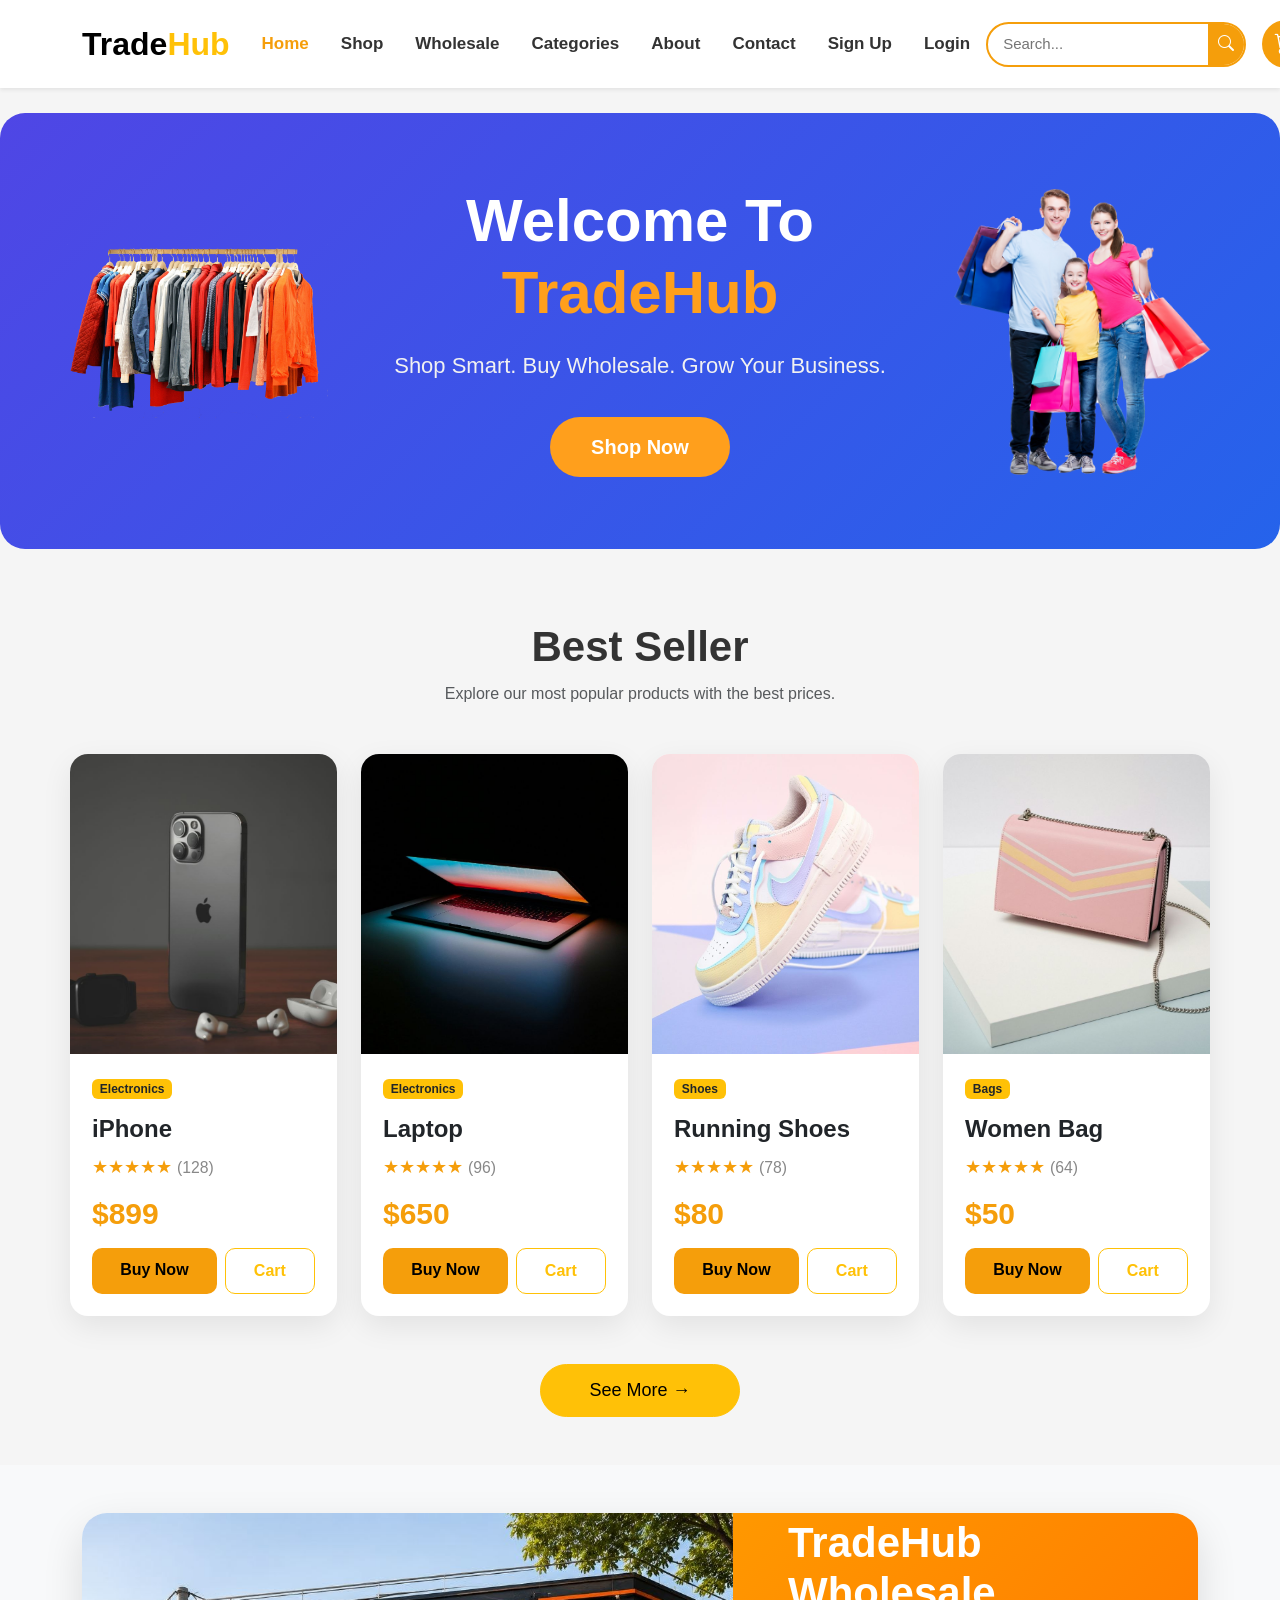
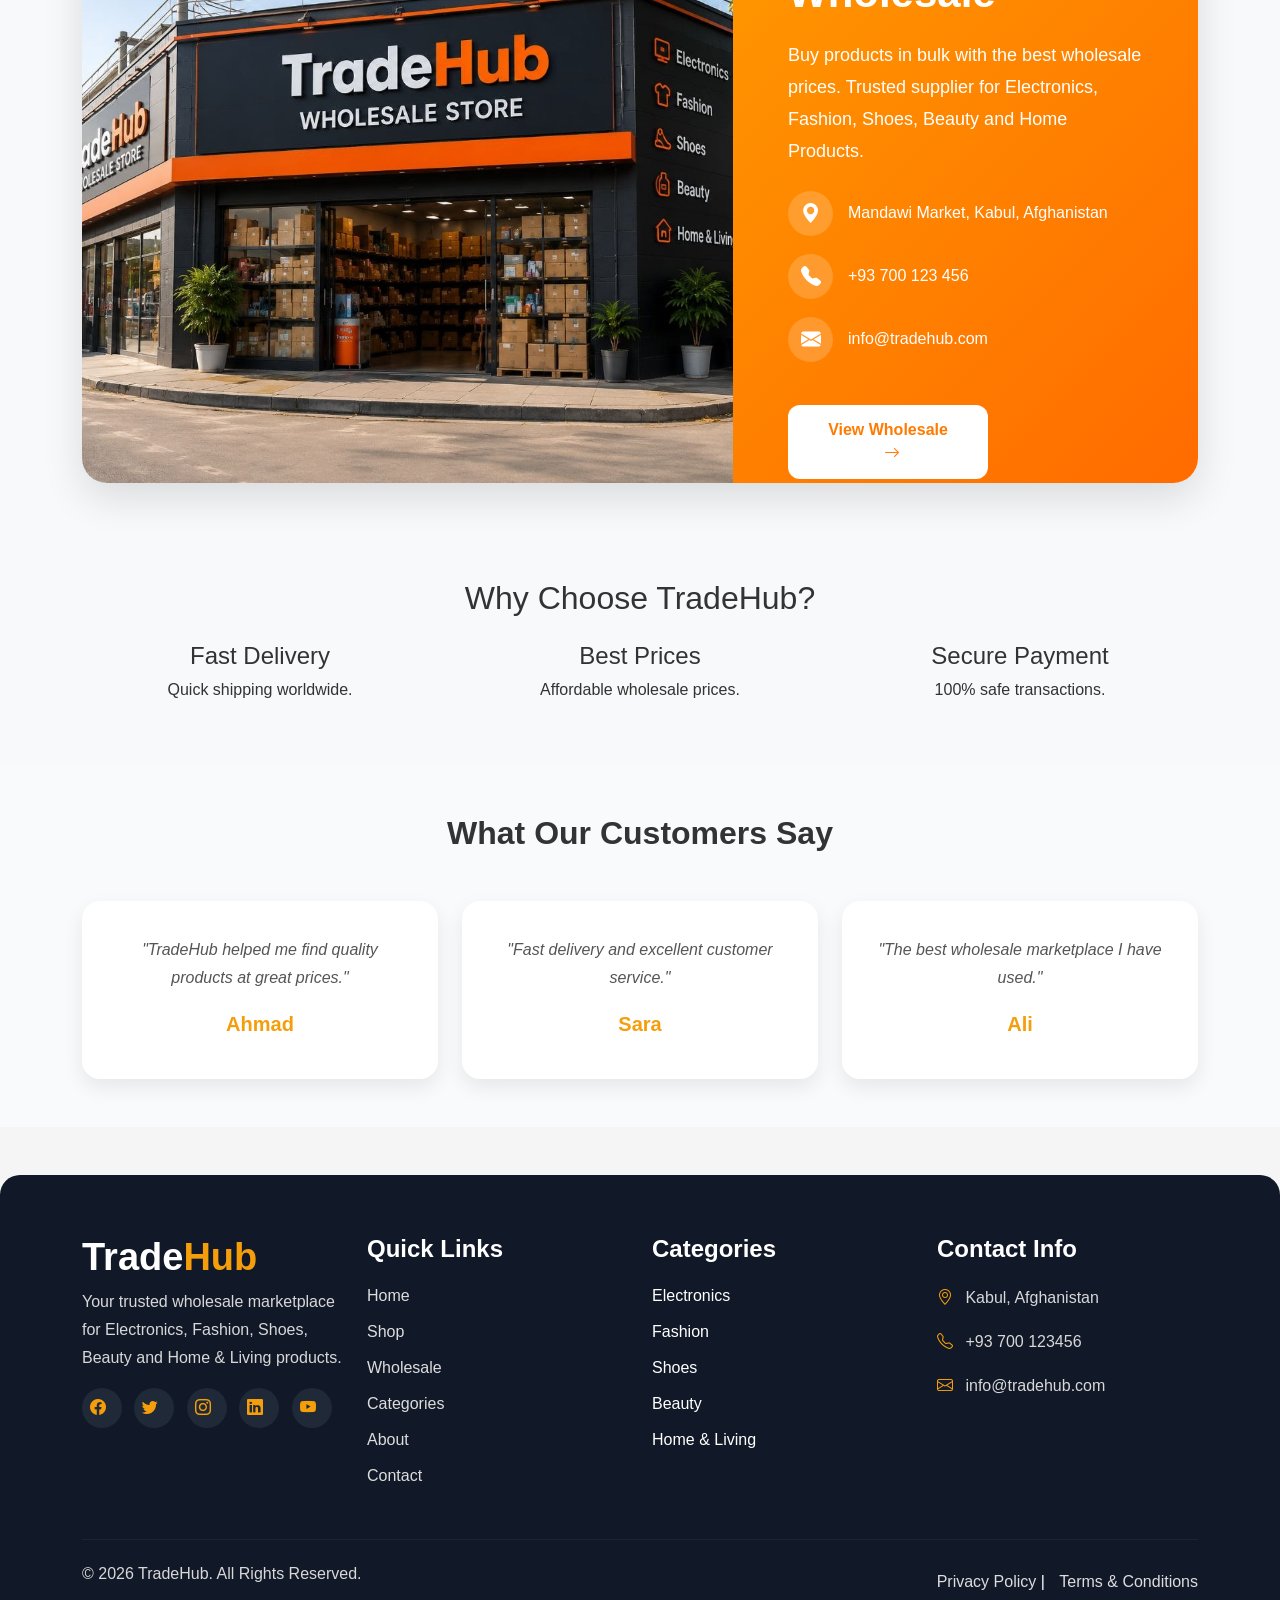
<file: index.html>
<!DOCTYPE html>
<html lang="en">
<head>
    <meta charset="UTF-8">
    <meta name="viewport" content="width=device-width, initial-scale=1.0">
    <title>TradeHub</title>

    <!-- Bootstrap CSS --> 
    <link href="https://cdn.jsdelivr.net/npm/bootstrap@5.3.7/dist/css/bootstrap.min.css" rel="stylesheet">
    <link href="style.css" rel="stylesheet" type="text/css">
	
	<!-- Bootstrap Icons -->
<link rel="stylesheet"
href="https://cdn.jsdelivr.net/npm/bootstrap-icons@1.11.3/font/bootstrap-icons.min.css">
</head>

<body>
<nav class="navbar navbar-expand-lg bg-white shadow-sm sticky-top">

    <div class="container">

        <!-- Logo -->
        <a class="navbar-brand fw-bold fs-2" href="index.html">
            Trade<span class="text-warning">Hub</span>
        </a>

        <!-- Mobile Button -->
        <button class="navbar-toggler"
                type="button"
                data-bs-toggle="collapse"
                data-bs-target="#navbarNav">

            <span class="navbar-toggler-icon"></span>

        </button>

        <!-- Menu -->
        <div class="collapse navbar-collapse" id="navbarNav">

            <ul class="navbar-nav mx-auto">

                <li class="nav-item">
                    <a class="nav-link active" href="index.html">Home</a>
                </li>

                <li class="nav-item">
                    <a class="nav-link" href="shop.html">Shop</a>
                </li>

                <li class="nav-item">
                    <a class="nav-link" href="wholesale.html">Wholesale</a>
                </li>

                <li class="nav-item">
                    <a class="nav-link" href="shop.html">Categories</a>
                </li>

                <li class="nav-item">
                    <a class="nav-link" href="about.html">About</a>
                </li>

                <li class="nav-item">
                    <a class="nav-link" href="contact.html">Contact</a>
                </li>

                <li class="nav-item">
                    <a class="nav-link" href="signup.html">Sign Up</a>
                </li>

                <li class="nav-item">
                    <a class="nav-link" href="login.html">Login</a>
                </li>

            </ul>
 <div class="d-flex align-items-center">

                <div class="search-box">

                    <input type="text" placeholder="Search...">

                    <button type="submit">
                        <i class="bi bi-search"></i>
                    </button>

                </div>

                <a href="#" class="cart-btn position-relative ms-3">
                 <i class="bi bi-cart"></i>
                </a>

            </div>
    </div>
	</div>
</nav>

<section class="home-hero">
    <div class="container">
        <div class="row align-items-center">

            <!-- Left Image -->
            <div class="col-lg-3 text-center">
                <img src="images/pngwing.com (4).png" class="hero-side-img hero-left" alt="Products">
            </div>

            <!-- Center Text -->
            <div class="col-lg-6 text-center hero-content">
                <h1>
                    Welcome To <br>
                    <span>TradeHub</span>
                </h1>

                <p>
                    Shop Smart. Buy Wholesale. Grow Your Business.
                </p>

                <a href="shop.html" class="btn hero-btn">
                    Shop Now
                </a>
            </div>

            <!-- Right Image -->
            <div class="col-lg-3 text-center">
                <img src="images/pngwing.com (8).png" class="hero-side-img hero-right" alt="Family Shopping">
            </div>

        </div>
    </div>
</section>
 <section class="container py-5 best-seller">

    <div class="text-center mb-5">
        <h2 class="seller-title">Best Seller</h2>
        <p class="text-muted">
            Explore our most popular products with the best prices.
        </p>
    </div>

    <div class="row g-4">

        <!-- Product 1 -->
        <div class="col-lg-3 col-md-6">
            <div class="card product-card">
                <img src="images/phone3.jpg" class="card-img-top">

                <div class="card-body">

                    <span class="badge bg-warning text-dark mb-2">
                        Electronics
                    </span>

                    <h4>iPhone</h4>

                    <div class="rating">
                        ★★★★★
                        <small>(128)</small>
                    </div>

                    <h3 class="price">$899</h3>

                    <div class="d-flex gap-2 mt-3">

                        <a href="product.html"
                           class="btn btn-warning flex-fill">
                            Buy Now
                        </a>

                        <a href="cart.html"
                           class="btn btn-outline-warning flex-fill">
                            Cart
                        </a>

                    </div>

                </div>
            </div>
        </div>

        <!-- Product 2 -->
        <div class="col-lg-3 col-md-6">

            <div class="card product-card">

                <img src="images/labtop.jpg" class="card-img-top">

                <div class="card-body">

                    <span class="badge bg-warning text-dark mb-2">
                        Electronics
                    </span>

                    <h4>Laptop</h4>

                    <div class="rating">
                        ★★★★★
                        <small>(96)</small>
                    </div>

                    <h3 class="price">$650</h3>

                    <div class="d-flex gap-2 mt-3">

                        <a href="#" class="btn btn-warning flex-fill">
                            Buy Now
                        </a>

                        <a href="#" class="btn btn-outline-warning flex-fill">
                            Cart
                        </a>

                    </div>

                </div>

            </div>

        </div>

        <!-- Product 3 -->
        <div class="col-lg-3 col-md-6">

            <div class="card product-card">

                <img src="images/shoes3.jpg" class="card-img-top">

                <div class="card-body">

                    <span class="badge bg-warning text-dark mb-2">
                        Shoes
                    </span>

                    <h4>Running Shoes</h4>

                    <div class="rating">
                        ★★★★★
                        <small>(78)</small>
                    </div>

                    <h3 class="price">$80</h3>

                    <div class="d-flex gap-2 mt-3">

                        <a href="#" class="btn btn-warning flex-fill">
                            Buy Now
                        </a>

                        <a href="#" class="btn btn-outline-warning flex-fill">
                            Cart
                        </a>

                    </div>

                </div>

            </div>

        </div>

        <!-- Product 4 -->
        <div class="col-lg-3 col-md-6">

            <div class="card product-card">

                <img src="images/bags5.jpg" class="card-img-top">

                <div class="card-body">

                    <span class="badge bg-warning text-dark mb-2">
                        Bags
                    </span>

                    <h4>Women Bag</h4>

                    <div class="rating">
                        ★★★★★
                        <small>(64)</small>
                    </div>

                    <h3 class="price">$50</h3>

                    <div class="d-flex gap-2 mt-3">
                    <a href="#" class="btn btn-warning flex-fill">
                            Buy Now
                        </a>

                        <a href="#" class="btn btn-outline-warning flex-fill">
                            Cart
                        </a>

                    </div>

                </div>

            </div>

        </div>

    </div>

    <div class="text-center mt-5">

        <a href="shop.html"
           class="btn btn-warning btn-lg px-5">
            See More →
        </a>

    </div>

</section>
<section class="wholesale-section py-5">

<div class="container">

<div class="wholesale-card">

<div class="row g-0">

<!-- Left Image -->

<div class="col-lg-7">

<div class="wholesale-image">

<img src="images/background3.jpg" class="img-fluid" alt="Wholesale">

</div>

</div>

<!-- Right Content -->

<div class="col-lg-5">

<div class="wholesale-content">

<h2>TradeHub Wholesale</h2>

<p class="mb-4">

Buy products in bulk with the best wholesale prices.
Trusted supplier for Electronics, Fashion, Shoes,
Beauty and Home Products.

</p>

<div class="info">

<div class="info-item">

<i class="bi bi-geo-alt-fill"></i>

<span>Mandawi Market, Kabul, Afghanistan</span>

</div>

<div class="info-item">

<i class="bi bi-telephone-fill"></i>

<span>+93 700 123 456</span>

</div>

<div class="info-item">

<i class="bi bi-envelope-fill"></i>

<span>info@tradehub.com</span>

</div>

</div>

<a href="wholesale.html" class="btn wholesale-btn">

View Wholesale

<i class="bi bi-arrow-right ms-2"></i>

</a>

</div>

</div>

</div>

</div>

</div>

</section>
<section class="bg-light py-5">
    <div class="container text-center">

        <h2>Why Choose TradeHub?</h2>

        <div class="row mt-4">

            <div class="col-md-4">
                <h4>Fast Delivery</h4>
                <p>Quick shipping worldwide.</p>
            </div>

            <div class="col-md-4">
                <h4>Best Prices</h4>
                <p>Affordable wholesale prices.</p>
            </div>

            <div class="col-md-4">
                <h4>Secure Payment</h4>
                <p>100% safe transactions.</p>
            </div>

        </div>
    </div>
</section>
	<!-- Testimonials Section -->
<section class="testimonials py-5">
    <div class="container">

        <h2 class="text-center mb-5">What Our Customers Say</h2>

        <div class="row g-4">

            <div class="col-md-4">
                <div class="testimonial-card">
                    <p>
                        "TradeHub helped me find quality products
                        at great prices."
                    </p>
                    <h5>Ahmad</h5>
                </div>
            </div>

            <div class="col-md-4">
                <div class="testimonial-card">
                    <p>
                        "Fast delivery and excellent customer service."
                    </p>
                    <h5>Sara</h5>
                </div>
            </div>

            <div class="col-md-4">
                <div class="testimonial-card">
                    <p>
                        "The best wholesale marketplace I have used."
                    </p>
                    <h5>Ali</h5>
                </div>
            </div>

        </div>

    </div>
</section>
<!-- ================= Footer ================= -->

<footer class="footer mt-5">

<div class="container">

<div class="row gy-4">

<!-- Logo -->

<div class="col-lg-3">

<h2 class="logo">
Trade<span>Hub</span>
</h2>

<p>
Your trusted wholesale marketplace for Electronics,
Fashion, Shoes, Beauty and Home &amp; Living products.
</p>

<div class="social">

<a href="#"><i class="bi bi-facebook"></i></a>

<a href="#"><i class="bi bi-twitter"></i></a>

<a href="#"><i class="bi bi-instagram"></i></a>

<a href="#"><i class="bi bi-linkedin"></i></a>

<a href="#"><i class="bi bi-youtube"></i></a>

</div>

</div>

<!-- Links -->

<div class="col-lg-3">

<h4>Quick Links</h4>

<ul>

<li><a href="# active">Home</a></li>

<li><a href="#">Shop</a></li>

<li><a href="#">Wholesale</a></li>

<li><a href="#">Categories</a></li>

<li><a href="#">About</a></li>

<li><a href="#">Contact</a></li>

</ul>

</div>

<!-- Categories -->

<div class="col-lg-3">

<h4>Categories</h4>

<ul>

<li>Electronics</li>

<li>Fashion</li>

<li>Shoes</li>

<li>Beauty</li>

<li>Home &amp; Living</li>

</ul>

</div>

<!-- Contact -->

<div class="col-lg-3">

<h4>Contact Info</h4>

<p><i class="bi bi-geo-alt"></i> Kabul, Afghanistan</p>

<p><i class="bi bi-telephone"></i> +93 700 123456</p>

<p><i class="bi bi-envelope"></i> info@tradehub.com</p>

</div>

</div>

<hr>

<div class="copyright">

<p>© 2026 TradeHub. All Rights Reserved.</p>

<div>

<a href="#">Privacy Policy</a>

|

<a href="#">Terms &amp; Conditions</a>

</div>

</div>

</div>

</footer>
<script src="https://cdn.jsdelivr.net/npm/bootstrap@5.3.3/dist/js/bootstrap.bundle.min.js"></script>
</body>
</html>
</file>
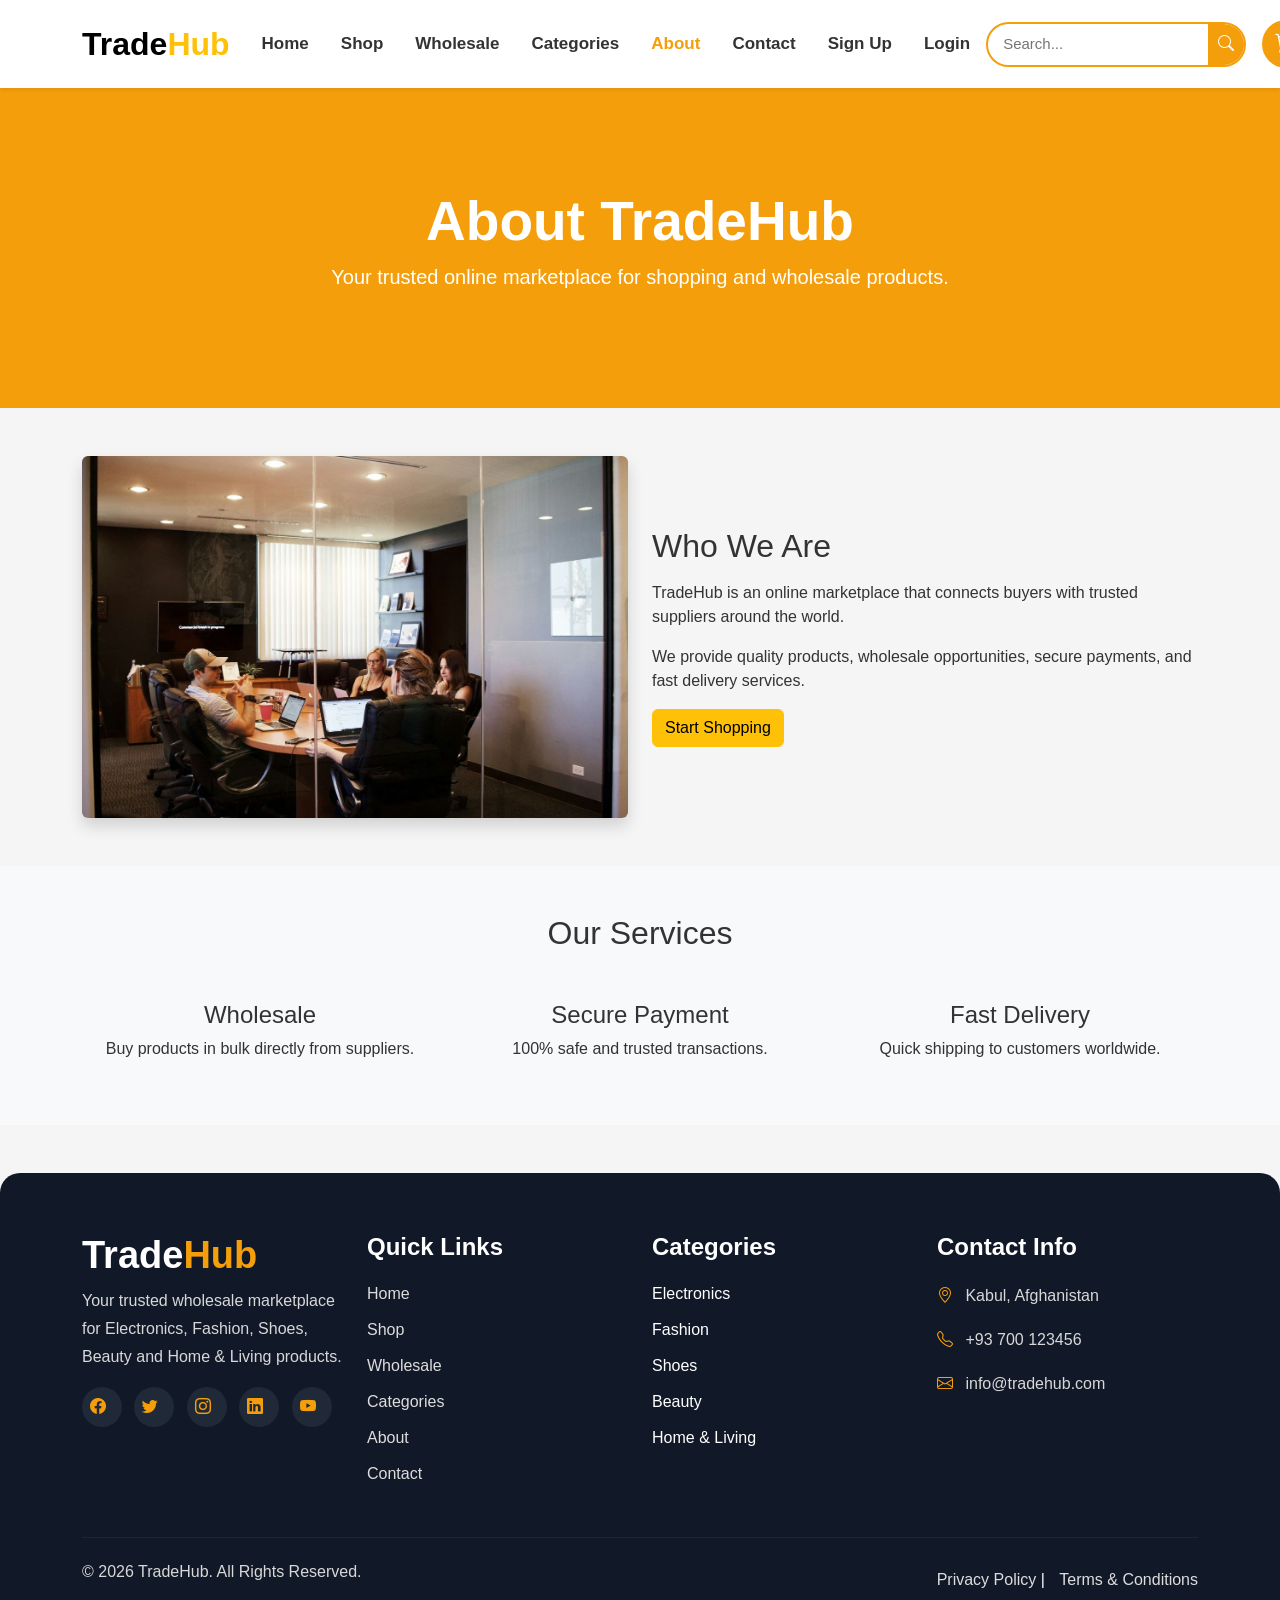
<file: about.html>
<!DOCTYPE html>
<html lang="en">
<head>
<meta charset="UTF-8">
<meta name="viewport" content="width=device-width, initial-scale=1.0">
<title>About Us - TradeHub</title>

<link href="https://cdn.jsdelivr.net/npm/bootstrap@5.3.7/dist/css/bootstrap.min.css" rel="stylesheet">
<link href="style.css" rel="stylesheet">
	
	<!-- Bootstrap Icons -->
<link rel="stylesheet"
href="https://cdn.jsdelivr.net/npm/bootstrap-icons@1.11.3/font/bootstrap-icons.min.css">
</head>

<body>
<nav class="navbar navbar-expand-lg bg-white shadow-sm sticky-top">

    <div class="container">

        <!-- Logo -->
        <a class="navbar-brand fw-bold fs-2" href="index.html">
            Trade<span class="text-warning">Hub</span>
        </a>

        <!-- Mobile Button -->
        <button class="navbar-toggler"
                type="button"
                data-bs-toggle="collapse"
                data-bs-target="#navbarNav">

            <span class="navbar-toggler-icon"></span>

        </button>

        <!-- Menu -->
        <div class="collapse navbar-collapse" id="navbarNav">

            <ul class="navbar-nav mx-auto">

                <li class="nav-item">
                    <a class="nav-link" href="index.html">Home</a>
                </li>

                <li class="nav-item">
                    <a class="nav-link" href="shop.html">Shop</a>
                </li>

                <li class="nav-item">
                    <a class="nav-link" href="wholesale.html">Wholesale</a>
                </li>

                <li class="nav-item">
                    <a class="nav-link" href="shop.html">Categories</a>
                </li>

                <li class="nav-item">
                    <a class="nav-link active" href="about.html">About</a>
                </li>

                <li class="nav-item">
                    <a class="nav-link" href="contact.html">Contact</a>
                </li>

                <li class="nav-item">
                    <a class="nav-link" href="signup.html">Sign Up</a>
                </li>

                <li class="nav-item">
                    <a class="nav-link" href="login.html">Login</a>
                </li>

            </ul>
 <div class="d-flex align-items-center">

                <div class="search-box">

                    <input type="text" placeholder="Search...">

                    <button type="submit">
                        <i class="bi bi-search"></i>
                    </button>

                </div>

                <a href="cart.html" class="cart-btn position-relative ms-3">

                    <i class="bi bi-cart3"></i>
                </a>

            </div>


    </div>
	</div>
</nav>
<!-- Hero -->
<section class="about-hero">
<div class="container text-center">

<h1>About TradeHub</h1>

<p>
Your trusted online marketplace for shopping and wholesale products.
</p>

</div>
</section>

<!-- About -->
<section class="container py-5">

<div class="row align-items-center">

<div class="col-md-6">
<img src="images/team.jpg" class="img-fluid rounded shadow">
</div>

<div class="col-md-6">

<h2 class="mb-3">Who We Are</h2>

<p>
TradeHub is an online marketplace that connects buyers with trusted suppliers around the world.
</p>

<p>
We provide quality products, wholesale opportunities, secure payments, and fast delivery services.
</p>

<a href="shop.html" class="btn btn-warning">
Start Shopping
</a>

</div>

</div>

</section>

<!-- Services -->
<section class="bg-light py-5">

<div class="container">

<h2 class="text-center mb-5">
Our Services
</h2>

<div class="row text-center">

<div class="col-md-4">
<h4>Wholesale</h4>
<p>Buy products in bulk directly from suppliers.</p>
</div>

<div class="col-md-4">
<h4>Secure Payment</h4>
<p>100% safe and trusted transactions.</p>
</div>

<div class="col-md-4">
<h4>Fast Delivery</h4>
<p>Quick shipping to customers worldwide.</p>
</div>

</div>

</div>

</section>

<!-- ================= Footer ================= -->

<footer class="footer mt-5">

<div class="container">

<div class="row gy-4">

<!-- Logo -->

<div class="col-lg-3">

<h2 class="logo">
Trade<span>Hub</span>
</h2>

<p>
Your trusted wholesale marketplace for Electronics,
Fashion, Shoes, Beauty and Home &amp; Living products.
</p>

<div class="social">

<a href="#"><i class="bi bi-facebook"></i></a>

<a href="#"><i class="bi bi-twitter"></i></a>

<a href="#"><i class="bi bi-instagram"></i></a>

<a href="#"><i class="bi bi-linkedin"></i></a>

<a href="#"><i class="bi bi-youtube"></i></a>

</div>

</div>

<!-- Links -->

<div class="col-lg-3">

<h4>Quick Links</h4>

<ul>

<li><a href="# active">Home</a></li>

<li><a href="#">Shop</a></li>

<li><a href="#">Wholesale</a></li>

<li><a href="#">Categories</a></li>

<li><a href="#">About</a></li>

<li><a href="#">Contact</a></li>

</ul>

</div>

<!-- Categories -->

<div class="col-lg-3">

<h4>Categories</h4>

<ul>

<li>Electronics</li>

<li>Fashion</li>

<li>Shoes</li>

<li>Beauty</li>

<li>Home &amp; Living</li>

</ul>

</div>

<!-- Contact -->

<div class="col-lg-3">

<h4>Contact Info</h4>

<p><i class="bi bi-geo-alt"></i> Kabul, Afghanistan</p>

<p><i class="bi bi-telephone"></i> +93 700 123456</p>

<p><i class="bi bi-envelope"></i> info@tradehub.com</p>

</div>

</div>

<hr>

<div class="copyright">

<p>© 2026 TradeHub. All Rights Reserved.</p>

<div>

<a href="#">Privacy Policy</a>

|

<a href="#">Terms &amp; Conditions</a>

</div>

</div>

</div>

</footer>

<script src="https://cdn.jsdelivr.net/npm/bootstrap@5.3.7/dist/js/bootstrap.bundle.min.js"></script>

</body>
</html>
</file>
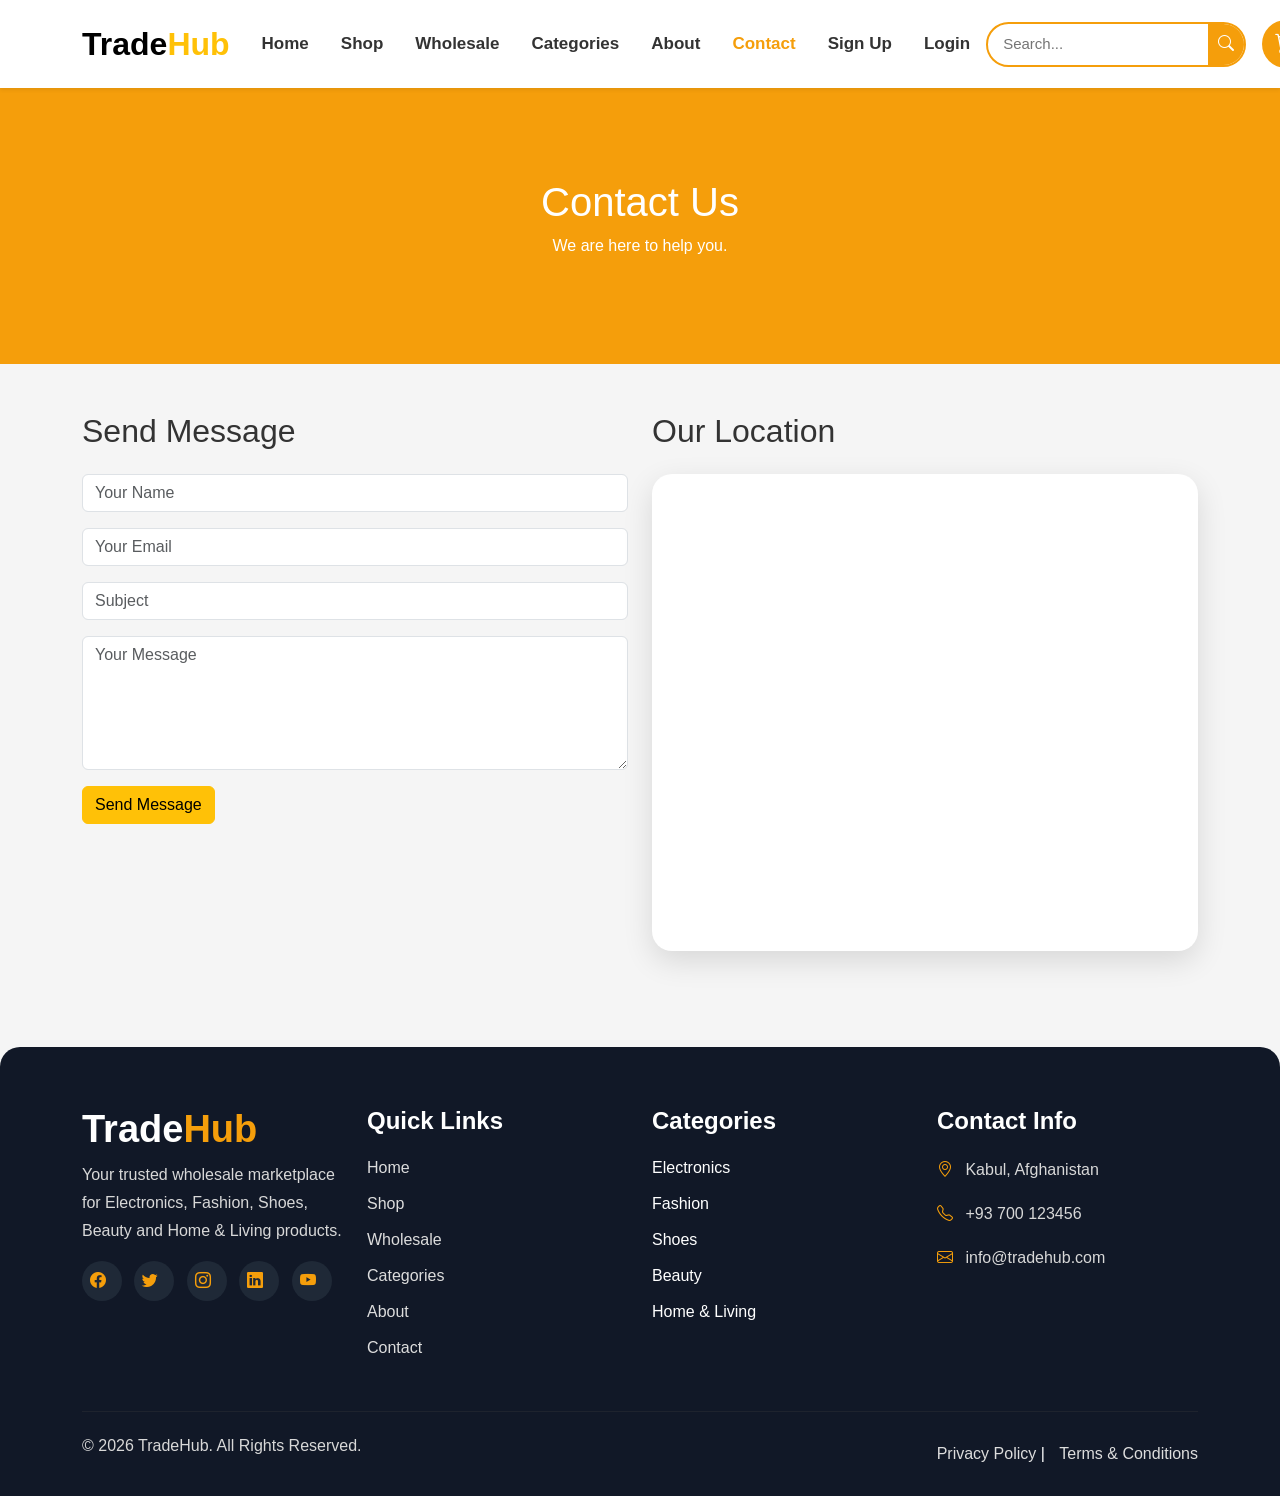
<file: contact.html>
<!DOCTYPE html>
<html lang="en">
<head>
<meta charset="UTF-8">
<meta name="viewport" content="width=device-width, initial-scale=1.0">
<title>Contact Us - TradeHub</title>

<link href="https://cdn.jsdelivr.net/npm/bootstrap@5.3.7/dist/css/bootstrap.min.css" rel="stylesheet">
<link href="style.css" rel="stylesheet">
		<!-- Bootstrap Icons -->
<link rel="stylesheet"
href="https://cdn.jsdelivr.net/npm/bootstrap-icons@1.11.3/font/bootstrap-icons.min.css">
</head>

<body>
<nav class="navbar navbar-expand-lg bg-white shadow-sm sticky-top">

    <div class="container">

        <!-- Logo -->
        <a class="navbar-brand fw-bold fs-2" href="index.html">
            Trade<span class="text-warning">Hub</span>
        </a>

        <!-- Mobile Button -->
        <button class="navbar-toggler"
                type="button"
                data-bs-toggle="collapse"
                data-bs-target="#navbarNav">

            <span class="navbar-toggler-icon"></span>

        </button>

        <!-- Menu -->
        <div class="collapse navbar-collapse" id="navbarNav">

            <ul class="navbar-nav mx-auto">

                <li class="nav-item">
                    <a class="nav-link" href="index.html">Home</a>
                </li>

                <li class="nav-item">
                    <a class="nav-link" href="shop.html">Shop</a>
                </li>

                <li class="nav-item">
                    <a class="nav-link" href="wholesale.html">Wholesale</a>
                </li>

                <li class="nav-item">
                    <a class="nav-link" href="shop.html">Categories</a>
                </li>

                <li class="nav-item">
                    <a class="nav-link" href="about.html">About</a>
                </li>

                <li class="nav-item">
                    <a class="nav-link active" href="contact.html">Contact</a>
                </li>

                <li class="nav-item">
                    <a class="nav-link" href="signup.html">Sign Up</a>
                </li>

                <li class="nav-item">
                    <a class="nav-link" href="login.html">Login</a>
                </li>

            </ul>
 <div class="d-flex align-items-center">

                <div class="search-box">

                    <input type="text" placeholder="Search...">

                    <button type="submit">
                        <i class="bi bi-search"></i>
                    </button>

                </div>

                <a href="cart.html" class="cart-btn position-relative ms-3">

                    <i class="bi bi-cart3"></i>
                </a>

            </div>


    </div>
	</div>
</nav>


<section class="contact-hero">
<div class="container text-center">
<h1>Contact Us</h1>
<p>We are here to help you.</p>
</div>
</section>

<section class="container py-5">

<div class="row">

<div class="col-md-6">

<h2 class="mb-4">Send Message</h2>

<form>

<div class="mb-3">
<input type="text" class="form-control" placeholder="Your Name">
</div>

<div class="mb-3">
<input type="email" class="form-control" placeholder="Your Email">
</div>

<div class="mb-3">
<input type="text" class="form-control" placeholder="Subject">
</div>

<div class="mb-3">
<textarea class="form-control" rows="5" placeholder="Your Message"></textarea>
</div>

<button class="btn btn-warning">
Send Message
</button>

</form>

</div>

<div class="col-lg-6">

    <h2 class="mb-4">Our Location</h2>

    <div class="contact-map">

       <iframe src="https://www.google.com/maps/embed?pb=!1m18!1m12!1m3!1d13151.371907640741!2d69.04333685!3d34.5068649!2m3!1f0!2f0!3f0!3m2!1i1024!2i768!4f13.1!3m3!1m2!1s0x38d1654085d4e0a3%3A0x12adc96d07f33373!2z2qnYp9io2YQg2K_YtNiqINio2LHahtuM!5e0!3m2!1sen!2s!4v1783566123584!5m2!1sen!2s" width="600" height="450" style="border:0;" allowfullscreen="" loading="lazy" referrerpolicy="strict-origin-when-cross-origin">
            width="100%"
            height="420"
            style="border:0;"
            allowfullscreen=""
            loading="lazy">
        </iframe>

    </div>
	</div>
</div>
</section>

<!-- ================= Footer ================= -->

<footer class="footer mt-5">

<div class="container">

<div class="row gy-4">

<!-- Logo -->

<div class="col-lg-3">

<h2 class="logo">
Trade<span>Hub</span>
</h2>

<p>
Your trusted wholesale marketplace for Electronics,
Fashion, Shoes, Beauty and Home &amp; Living products.
</p>

<div class="social">

<a href="#"><i class="bi bi-facebook"></i></a>

<a href="#"><i class="bi bi-twitter"></i></a>

<a href="#"><i class="bi bi-instagram"></i></a>

<a href="#"><i class="bi bi-linkedin"></i></a>

<a href="#"><i class="bi bi-youtube"></i></a>

</div>

</div>

<!-- Links -->

<div class="col-lg-3">

<h4>Quick Links</h4>

<ul>

<li><a href="# active">Home</a></li>

<li><a href="#">Shop</a></li>

<li><a href="#">Wholesale</a></li>

<li><a href="#">Categories</a></li>

<li><a href="#">About</a></li>

<li><a href="#">Contact</a></li>

</ul>

</div>

<!-- Categories -->

<div class="col-lg-3">

<h4>Categories</h4>

<ul>

<li>Electronics</li>

<li>Fashion</li>

<li>Shoes</li>

<li>Beauty</li>

<li>Home &amp; Living</li>

</ul>

</div>

<!-- Contact -->

<div class="col-lg-3">

<h4>Contact Info</h4>

<p><i class="bi bi-geo-alt"></i> Kabul, Afghanistan</p>

<p><i class="bi bi-telephone"></i> +93 700 123456</p>

<p><i class="bi bi-envelope"></i> info@tradehub.com</p>

</div>

</div>

<hr>

<div class="copyright">

<p>© 2026 TradeHub. All Rights Reserved.</p>

<div>

<a href="#">Privacy Policy</a>

|

<a href="#">Terms &amp; Conditions</a>

</div>

</div>

</div>

</footer>
<script src="https://cdn.jsdelivr.net/npm/bootstrap@5.3.7/dist/js/bootstrap.bundle.min.js"></script>

</body>
</html>
</file>
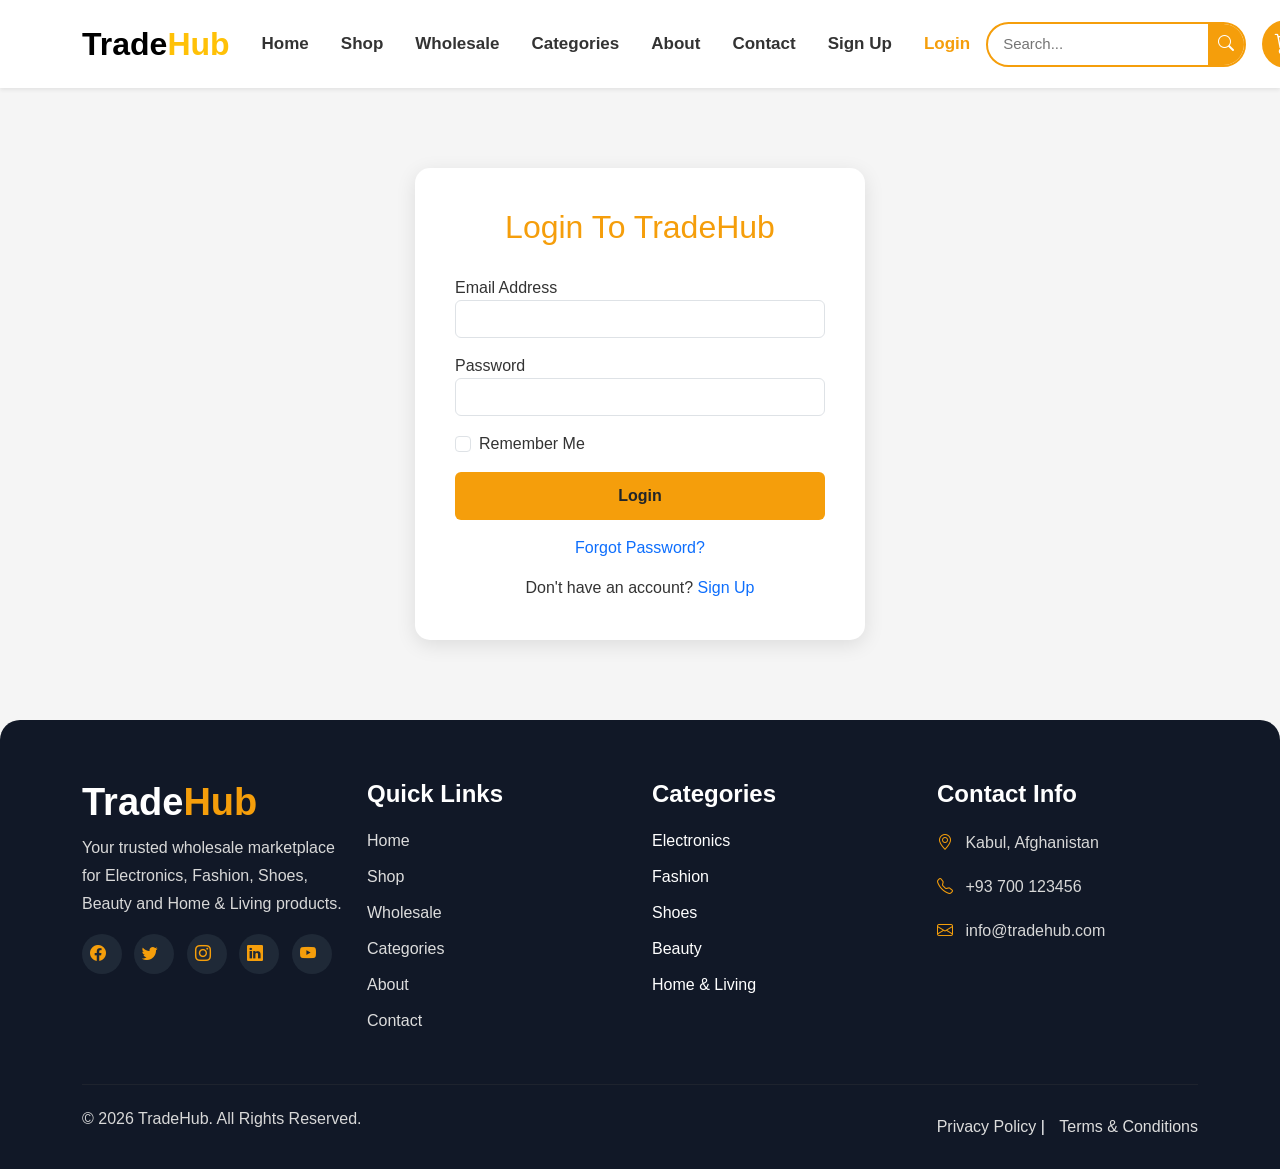
<file: login.html>
<!DOCTYPE html>
<html lang="en">
<head>
<meta charset="UTF-8">
<meta name="viewport" content="width=device-width, initial-scale=1.0">
<title>Login - TradeHub</title>

<link href="https://cdn.jsdelivr.net/npm/bootstrap@5.3.7/dist/css/bootstrap.min.css" rel="stylesheet">
<link href="style.css" rel="stylesheet" type="text/css">
	<!-- Bootstrap Icons -->
<link rel="stylesheet"
href="https://cdn.jsdelivr.net/npm/bootstrap-icons@1.11.3/font/bootstrap-icons.min.css">
<style>
body{
    background:#f5f5f5;
}

.login-box{
    max-width:450px;
    margin:80px auto;
    background:white;
    padding:40px;
    border-radius:15px;
    box-shadow:0 5px 20px rgba(0,0,0,.1);
}

.login-box h2{
    text-align:center;
    margin-bottom:30px;
    color:#f59e0b;
}

.btn-login{
    background:#f59e0b;
    border:none;
    width:100%;
    padding:12px;
    font-weight:bold;
}

.btn-login:hover{
    background:#e68900;
}
</style>

</head>
<body>
<nav class="navbar navbar-expand-lg bg-white shadow-sm sticky-top">

    <div class="container">

        <!-- Logo -->
        <a class="navbar-brand fw-bold fs-2" href="index.html">
            Trade<span class="text-warning">Hub</span>
        </a>

        <!-- Mobile Button -->
        <button class="navbar-toggler"
                type="button"
                data-bs-toggle="collapse"
                data-bs-target="#navbarNav">

            <span class="navbar-toggler-icon"></span>

        </button>

        <!-- Menu -->
        <div class="collapse navbar-collapse" id="navbarNav">

            <ul class="navbar-nav mx-auto">

                <li class="nav-item">
                    <a class="nav-link" href="index.html">Home</a>
                </li>

                <li class="nav-item">
                    <a class="nav-link" href="shop.html">Shop</a>
                </li>

                <li class="nav-item">
                    <a class="nav-link" href="wholesale.html">Wholesale</a>
                </li>

                <li class="nav-item">
                    <a class="nav-link" href="#">Categories</a>
                </li>

                <li class="nav-item">
                    <a class="nav-link" href="about.html">About</a>
                </li>

                <li class="nav-item">
                    <a class="nav-link" href="contact.html">Contact</a>
                </li>

                <li class="nav-item">
                    <a class="nav-link" href="signup.html">Sign Up</a>
                </li>

                <li class="nav-item">
                    <a class="nav-link active" href="login.html">Login</a>
                </li>

            </ul>
 <div class="d-flex align-items-center">

                <div class="search-box">

                    <input type="text" placeholder="Search...">

                    <button type="submit">
                        <i class="bi bi-search"></i>
                    </button>

                </div>

                <a href="#" class="cart-btn position-relative ms-3">
                 <i class="bi bi-cart"></i>
                </a>

            </div>
    </div>
	</div>
</nav>

<div class="container">

    <div class="login-box">

        <h2>Login To TradeHub</h2>

        <form>

            <div class="mb-3">
                <label>Email Address</label>
                <input type="email" class="form-control">
            </div>

            <div class="mb-3">
                <label>Password</label>
                <input type="password" class="form-control">
            </div>

            <div class="mb-3 form-check">
                <input type="checkbox" class="form-check-input">
                <label class="form-check-label">
                    Remember Me
                </label>
            </div>

            <button type="submit" class="btn btn-login">
                Login
            </button>

        </form>

        <div class="text-center mt-3">
            <a href="#">Forgot Password?</a>
        </div>

        <div class="text-center mt-3">
            Don't have an account?
            <a href="signup.html">Sign Up</a>
        </div>

    </div>

</div>
<!-- ================= Footer ================= -->

<footer class="footer mt-5">

<div class="container">

<div class="row gy-4">

<!-- Logo -->

<div class="col-lg-3">

<h2 class="logo">
Trade<span>Hub</span>
</h2>

<p>
Your trusted wholesale marketplace for Electronics,
Fashion, Shoes, Beauty and Home &amp; Living products.
</p>

<div class="social">

<a href="#"><i class="bi bi-facebook"></i></a>

<a href="#"><i class="bi bi-twitter"></i></a>

<a href="#"><i class="bi bi-instagram"></i></a>

<a href="#"><i class="bi bi-linkedin"></i></a>

<a href="#"><i class="bi bi-youtube"></i></a>

</div>

</div>

<!-- Links -->

<div class="col-lg-3">

<h4>Quick Links</h4>

<ul>

<li><a href="# active">Home</a></li>

<li><a href="#">Shop</a></li>

<li><a href="#">Wholesale</a></li>

<li><a href="#">Categories</a></li>

<li><a href="#">About</a></li>

<li><a href="#">Contact</a></li>

</ul>

</div>

<!-- Categories -->

<div class="col-lg-3">

<h4>Categories</h4>

<ul>

<li>Electronics</li>

<li>Fashion</li>

<li>Shoes</li>

<li>Beauty</li>

<li>Home &amp; Living</li>

</ul>

</div>

<!-- Contact -->

<div class="col-lg-3">

<h4>Contact Info</h4>

<p><i class="bi bi-geo-alt"></i> Kabul, Afghanistan</p>

<p><i class="bi bi-telephone"></i> +93 700 123456</p>

<p><i class="bi bi-envelope"></i> info@tradehub.com</p>

</div>

</div>

<hr>

<div class="copyright">

<p>© 2026 TradeHub. All Rights Reserved.</p>

<div>

<a href="#">Privacy Policy</a>

|

<a href="#">Terms &amp; Conditions</a>

</div>

</div>

</div>

</footer>

</body>
<script src="https://cdn.jsdelivr.net/npm/bootstrap@5.3.3/dist/js/bootstrap.bundle.min.js"></script>
</html>
</file>
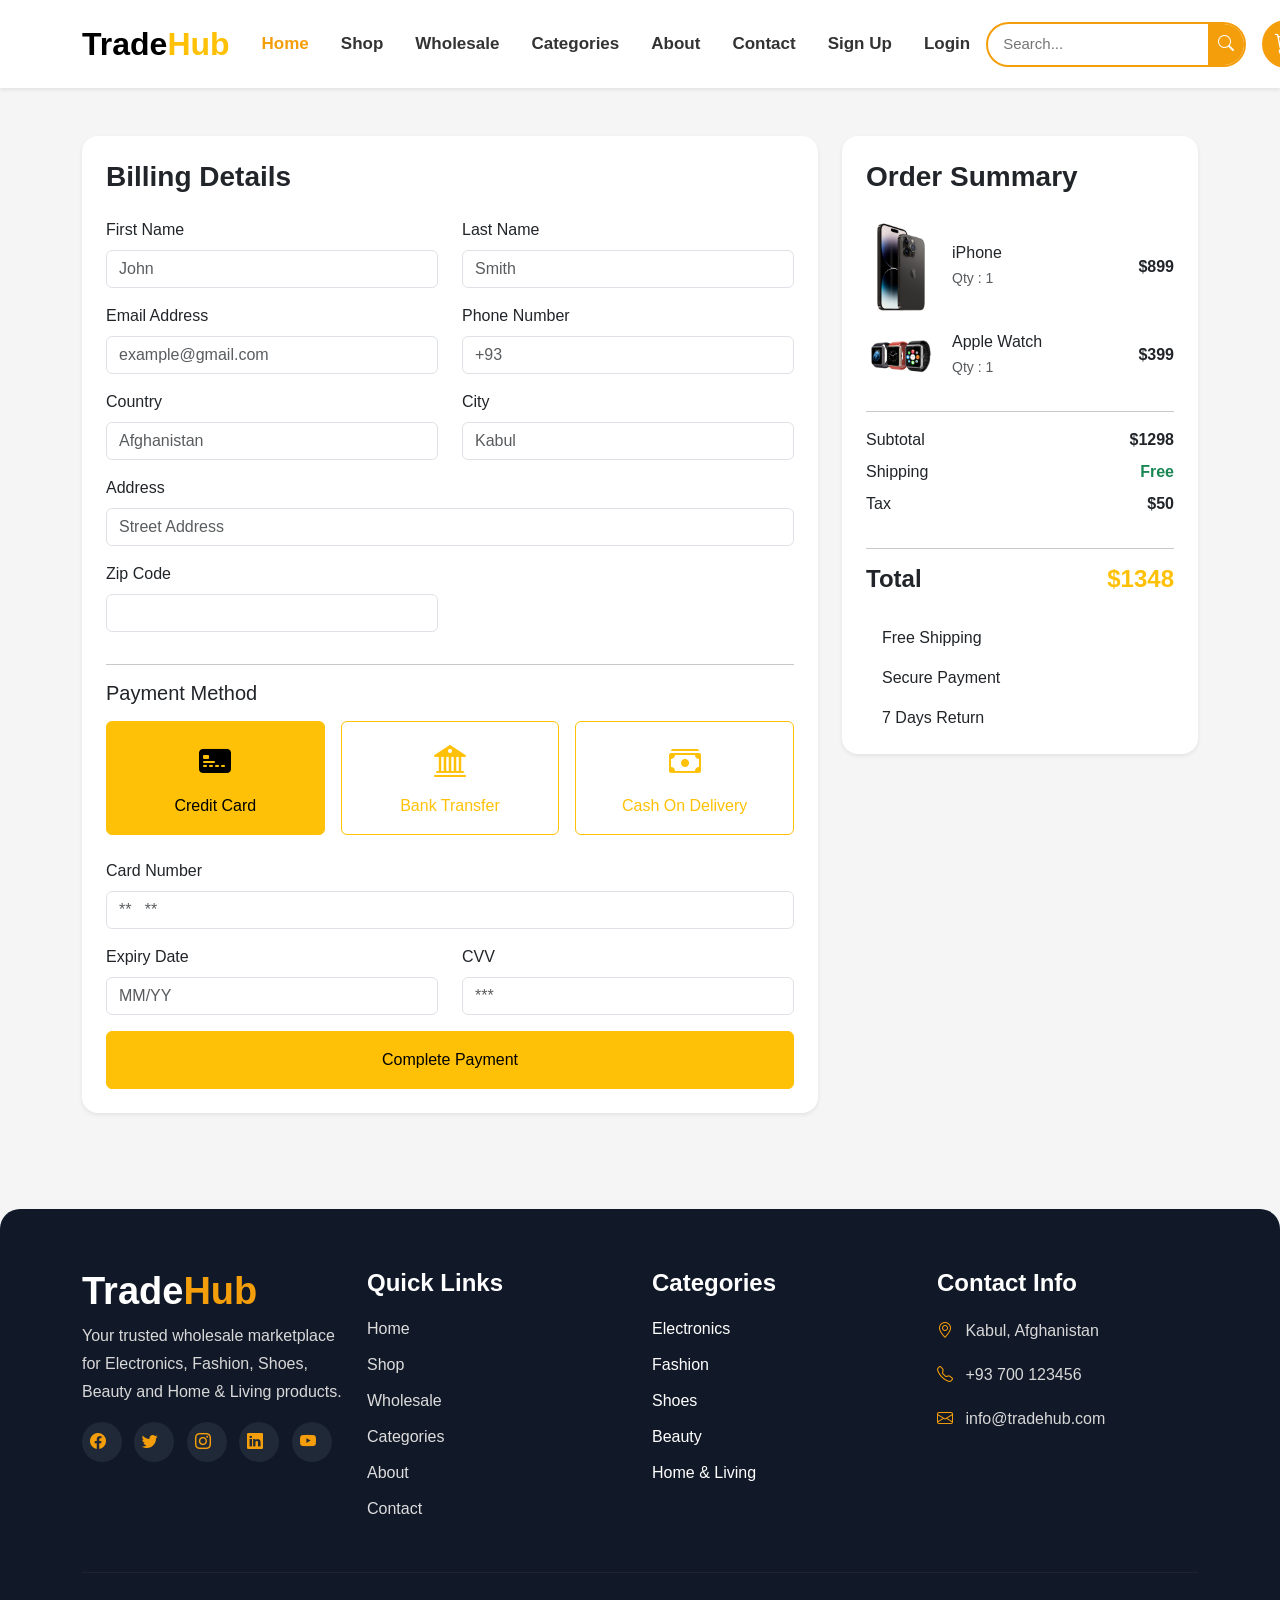
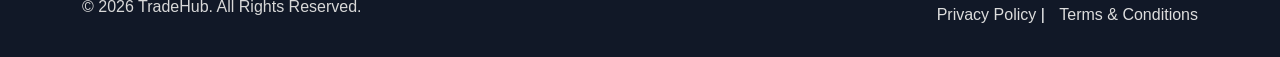
<file: payment.html>
<!doctype html>
<html>
<head>
    <meta charset="UTF-8">
    <meta name="viewport" content="width=device-width, initial-scale=1.0">
    <title>TradeHub</title>

    <!-- Bootstrap CSS --> 
    <link href="https://cdn.jsdelivr.net/npm/bootstrap@5.3.7/dist/css/bootstrap.min.css" rel="stylesheet">
    <link href="style.css" rel="stylesheet" type="text/css">
	
	<!-- Bootstrap Icons -->
<link rel="stylesheet"
href="https://cdn.jsdelivr.net/npm/bootstrap-icons@1.11.3/font/bootstrap-icons.min.css">
</head>

<body>
<nav class="navbar navbar-expand-lg bg-white shadow-sm sticky-top">

    <div class="container">

        <!-- Logo -->
        <a class="navbar-brand fw-bold fs-2" href="index.html">
            Trade<span class="text-warning">Hub</span>
        </a>

        <!-- Mobile Button -->
        <button class="navbar-toggler"
                type="button"
                data-bs-toggle="collapse"
                data-bs-target="#navbarNav">

            <span class="navbar-toggler-icon"></span>

        </button>

        <!-- Menu -->
        <div class="collapse navbar-collapse" id="navbarNav">

            <ul class="navbar-nav mx-auto">

                <li class="nav-item">
                    <a class="nav-link active" href="index.html">Home</a>
                </li>

                <li class="nav-item">
                    <a class="nav-link" href="shop.html">Shop</a>
                </li>

                <li class="nav-item">
                    <a class="nav-link" href="wholesale.html">Wholesale</a>
                </li>

                <li class="nav-item">
                    <a class="nav-link" href="shop.html">Categories</a>
                </li>

                <li class="nav-item">
                    <a class="nav-link" href="about.html">About</a>
                </li>

                <li class="nav-item">
                    <a class="nav-link" href="contact.html">Contact</a>
                </li>

                <li class="nav-item">
                    <a class="nav-link" href="signup.html">Sign Up</a>
                </li>

                <li class="nav-item">
                    <a class="nav-link" href="login.html">Login</a>
                </li>

            </ul>
 <div class="d-flex align-items-center">

                <div class="search-box">

                    <input type="text" placeholder="Search...">

                    <button type="submit">
                        <i class="bi bi-search"></i>
                    </button>

                </div>

                <a href="#" class="cart-btn position-relative ms-3">
                 <i class="bi bi-cart"></i>
                </a>

            </div>
    </div>
	</div>
</nav>

	<!-- Payment Page -->
<section class="payment-page py-5">

<div class="container">

<div class="row">

<!-- Billing Details -->

<div class="col-lg-8">

<div class="card shadow-sm border-0 rounded-4 p-4">

<h3 class="mb-4 fw-bold">
Billing Details
</h3>

<form>

<div class="row">

<div class="col-md-6 mb-3">

<label class="form-label">
First Name
</label>

<input type="text"
class="form-control"
placeholder="John">

</div>

<div class="col-md-6 mb-3">

<label class="form-label">
Last Name
</label>

<input type="text"
class="form-control"
placeholder="Smith">

</div>

<div class="col-md-6 mb-3">

<label class="form-label">
Email Address
</label>

<input type="email"
class="form-control"
placeholder="example@gmail.com">

</div>

<div class="col-md-6 mb-3">

<label class="form-label">
Phone Number
</label>

<input type="text"
class="form-control"
placeholder="+93">

</div>

<div class="col-md-6 mb-3">

<label class="form-label">
Country
</label>

<input type="text"
class="form-control"
placeholder="Afghanistan">

</div>

<div class="col-md-6 mb-3">

<label class="form-label">
City
</label>

<input type="text"
class="form-control"
placeholder="Kabul">

</div>

<div class="col-12 mb-3">

<label class="form-label">
Address
</label>

<input type="text"
class="form-control"
placeholder="Street Address">

</div>

<div class="col-md-6 mb-3">

<label class="form-label">
Zip Code
</label>

<input type="text"
class="form-control">

</div>

</div>

<hr>

<h5 class="mb-3">Payment Method</h5>

<div class="row g-3 mb-4">

    <div class="col-md-4">
        <input type="radio" class="btn-check" name="payment" id="card" checked>

        <label class="btn btn-outline-warning w-100 p-3" for="card">
            <i class="bi bi-credit-card-2-front-fill fs-2 d-block mb-2"></i>
            Credit Card
        </label>
    </div>

    <div class="col-md-4">
        <input type="radio" class="btn-check" name="payment" id="bank">

        <label class="btn btn-outline-warning w-100 p-3" for="bank">
            <i class="bi bi-bank2 fs-2 d-block mb-2"></i>
            Bank Transfer
        </label>
    </div>

    <div class="col-md-4">
        <input type="radio" class="btn-check" name="payment" id="cash">

        <label class="btn btn-outline-warning w-100 p-3" for="cash">
            <i class="bi bi-cash-stack fs-2 d-block mb-2"></i>
            Cash On Delivery
        </label>
    </div>

</div>
<div class="row">

<div class="col-md-12 mb-3">

<label class="form-label">

Card Number

</label>

<input type="text"
class="form-control"
placeholder="**   **">

</div>

<div class="col-md-6 mb-3">

<label class="form-label">

Expiry Date

</label>

<input type="text"
class="form-control"
placeholder="MM/YY">

</div>

<div class="col-md-6 mb-3">

<label class="form-label">

CVV

</label>

<input type="password"
class="form-control"
placeholder="***">

</div>

</div>

<button class="btn btn-warning w-100 py-3">

Complete Payment

</button>

</form>

</div>

</div>
<!-- Order Summary -->
<div class="col-lg-4">

    <div class="card shadow-sm border-0 rounded-4 p-4">

        <h3 class="fw-bold mb-4">
            Order Summary
        </h3>

        <div class="d-flex justify-content-between align-items-center mb-3">

            <div class="d-flex align-items-center">

                <img src="images/pngwing.com (1).png"
                     width="70"
                     class="rounded me-3">

                <div>

                    <h6 class="mb-1">
                        iPhone
                    </h6>

                    <small class="text-muted">
                        Qty : 1
                    </small>

                </div>

            </div>

            <strong>$899</strong>

        </div>

        <div class="d-flex justify-content-between align-items-center mb-3">

            <div class="d-flex align-items-center">

                <img src="images/pngwing.com (2).png"
                     width="70"
                     class="rounded me-3">

                <div>

                    <h6 class="mb-1">
                        Apple Watch
                    </h6>

                    <small class="text-muted">
                        Qty : 1
                    </small>

                </div>

            </div>

            <strong>$399</strong>

        </div>

        <hr>

        <div class="d-flex justify-content-between mb-2">

            <span>
                Subtotal
            </span>

            <strong>$1298</strong>

        </div>

        <div class="d-flex justify-content-between mb-2">

            <span>
                Shipping
            </span>

            <strong class="text-success">
                Free
            </strong>

        </div>

        <div class="d-flex justify-content-between mb-3">

            <span>
                Tax
            </span>

            <strong>$50</strong>

        </div>

        <hr>

        <div class="d-flex justify-content-between">

            <h4 class="fw-bold">
                Total
            </h4>

            <h4 class="text-warning fw-bold">
                $1348
            </h4>

        </div>

        <div class="mt-4">

            <div class="d-flex align-items-center mb-3">

                <i class="fa-solid fa-truck text-warning me-3 fs-5"></i>

                <span>
                    Free Shipping
                </span>

            </div>

            <div class="d-flex align-items-center mb-3">

                <i class="fa-solid fa-shield-halved text-warning me-3 fs-5"></i>

                <span>
                    Secure Payment
                </span>

            </div>

            <div class="d-flex align-items-center">

                <i class="fa-solid fa-rotate-left text-warning me-3 fs-5"></i>

                <span>
                    7 Days Return
                </span>

            </div>

        </div>

    </div>

</div>

</div>
</div>
</section>
<!-- ================= Footer ================= -->

<footer class="footer mt-5">

<div class="container">

<div class="row gy-4">

<!-- Logo -->

<div class="col-lg-3">

<h2 class="logo">
Trade<span>Hub</span>
</h2>

<p>
Your trusted wholesale marketplace for Electronics,
Fashion, Shoes, Beauty and Home &amp; Living products.
</p>

<div class="social">

<a href="#"><i class="bi bi-facebook"></i></a>

<a href="#"><i class="bi bi-twitter"></i></a>

<a href="#"><i class="bi bi-instagram"></i></a>

<a href="#"><i class="bi bi-linkedin"></i></a>

<a href="#"><i class="bi bi-youtube"></i></a>

</div>

</div>

<!-- Links -->

<div class="col-lg-3">

<h4>Quick Links</h4>

<ul>

<li><a href="# active">Home</a></li>

<li><a href="#">Shop</a></li>

<li><a href="#">Wholesale</a></li>

<li><a href="#">Categories</a></li>

<li><a href="#">About</a></li>

<li><a href="#">Contact</a></li>

</ul>

</div>

<!-- Categories -->

<div class="col-lg-3">

<h4>Categories</h4>

<ul>

<li>Electronics</li>

<li>Fashion</li>

<li>Shoes</li>

<li>Beauty</li>

<li>Home &amp; Living</li>

</ul>

</div>

<!-- Contact -->

<div class="col-lg-3">

<h4>Contact Info</h4>

<p><i class="bi bi-geo-alt"></i> Kabul, Afghanistan</p>

<p><i class="bi bi-telephone"></i> +93 700 123456</p>

<p><i class="bi bi-envelope"></i> info@tradehub.com</p>

</div>

</div>

<hr>

<div class="copyright">

<p>© 2026 TradeHub. All Rights Reserved.</p>

<div>

<a href="#">Privacy Policy</a>

|

<a href="#">Terms &amp; Conditions</a>

</div>

</div>

</div>

</footer>
<script src="https://cdn.jsdelivr.net/npm/bootstrap@5.3.3/dist/js/bootstrap.bundle.min.js"></script>
</body>
</html>
</file>
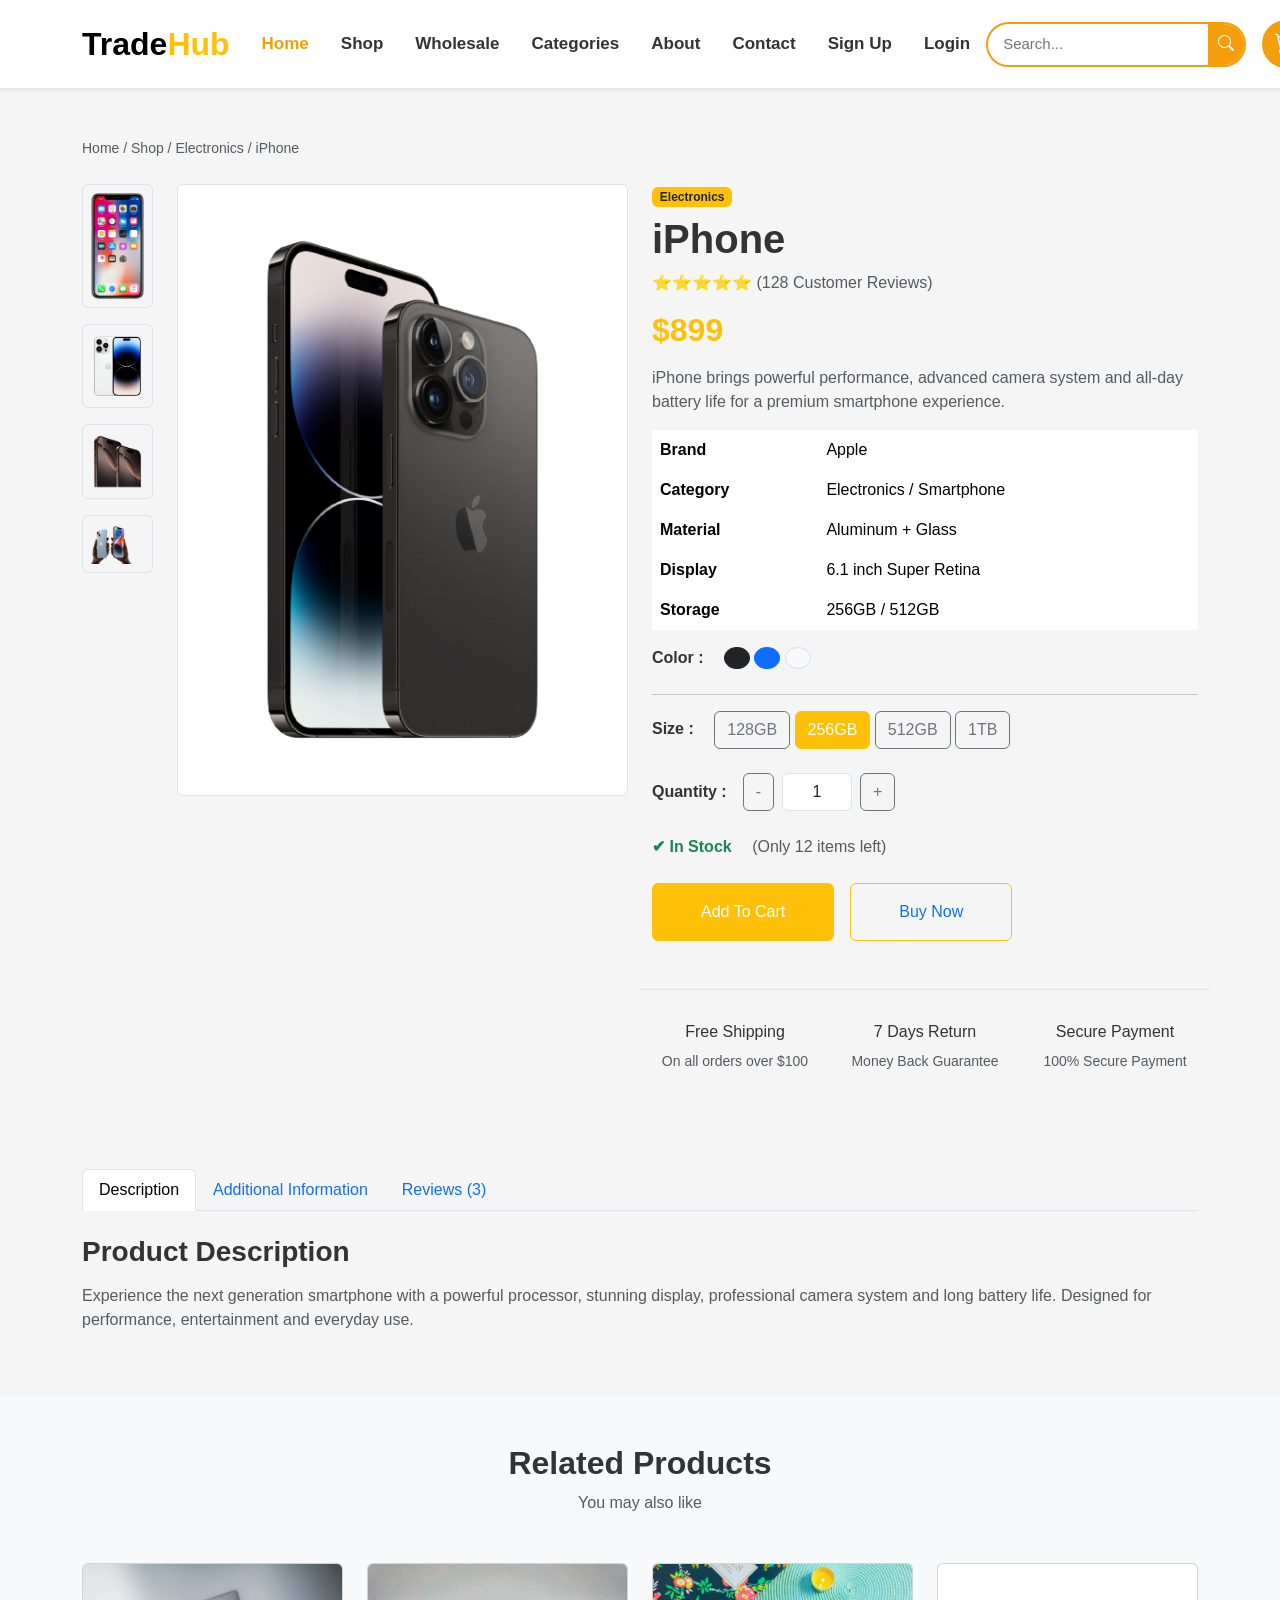
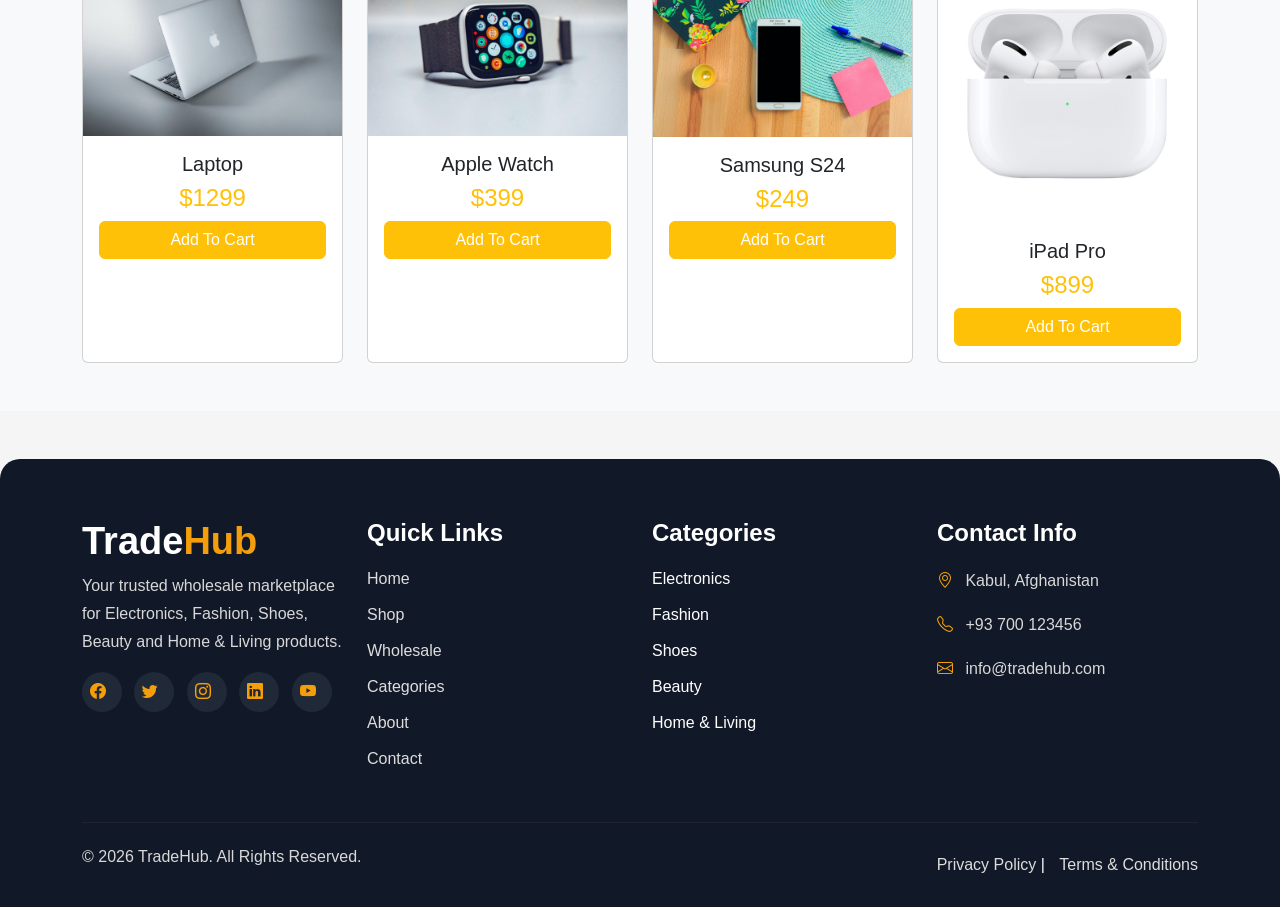
<file: pordect.html>
<!DOCTYPE html>
<html lang="en">
<head>
    <meta charset="UTF-8">
    <meta name="viewport" content="width=device-width, initial-scale=1.0">
    <title>TradeHub</title>

    <!-- Bootstrap CSS --> 
    <link href="https://cdn.jsdelivr.net/npm/bootstrap@5.3.7/dist/css/bootstrap.min.css" rel="stylesheet">
    <link href="style.css" rel="stylesheet" type="text/css">
	
	<!-- Bootstrap Icons -->
<link rel="stylesheet"
href="https://cdn.jsdelivr.net/npm/bootstrap-icons@1.11.3/font/bootstrap-icons.min.css">
</head>

<body>
<nav class="navbar navbar-expand-lg bg-white shadow-sm sticky-top">

    <div class="container">

        <!-- Logo -->
        <a class="navbar-brand fw-bold fs-2" href="index.html">
            Trade<span class="text-warning">Hub</span>
        </a>

        <!-- Mobile Button -->
        <button class="navbar-toggler"
                type="button"
                data-bs-toggle="collapse"
                data-bs-target="#navbarNav">

            <span class="navbar-toggler-icon"></span>

        </button>

        <!-- Menu -->
        <div class="collapse navbar-collapse" id="navbarNav">

            <ul class="navbar-nav mx-auto">

                <li class="nav-item">
                    <a class="nav-link active" href="index.html">Home</a>
                </li>

                <li class="nav-item">
                    <a class="nav-link" href="shop.html">Shop</a>
                </li>

                <li class="nav-item">
                    <a class="nav-link" href="wholesale.html">Wholesale</a>
                </li>

                <li class="nav-item">
                    <a class="nav-link" href="shop.html">Categories</a>
                </li>

                <li class="nav-item">
                    <a class="nav-link" href="about.html">About</a>
                </li>

                <li class="nav-item">
                    <a class="nav-link" href="contact.html">Contact</a>
                </li>

                <li class="nav-item">
                    <a class="nav-link" href="signup.html">Sign Up</a>
                </li>

                <li class="nav-item">
                    <a class="nav-link" href="login.html">Login</a>
                </li>

            </ul>
 <div class="d-flex align-items-center">

                <div class="search-box">

                    <input type="text" placeholder="Search...">

                    <button type="submit">
                        <i class="bi bi-search"></i>
                    </button>

                </div>

                <a href="#" class="cart-btn position-relative ms-3">
                 <i class="bi bi-cart"></i>
                </a>

            </div>
    </div>
	</div>
</nav>

<!-- Product Details Start -->
<section class="product_card py-5">
<div class="container">

    <!-- Breadcrumb -->
    <nav class="mb-4">
        <small class="text-muted">
            Home / Shop / Electronics / iPhone
        </small>
    </nav>

    <div class="row">

        <!-- Product Gallery -->
        <div class="col-lg-6">

            <div class="row">

                <!-- Thumbnails -->
                <div class="col-2">

                    <div class="mb-3">
                        <img src="images/pngwing.com (14).png" class="img-fluid border rounded p-2">
                    </div>

                    <div class="mb-3">
                        <img src="images/pngwing.com (9).png" class="img-fluid border rounded p-2">
                    </div>

                    <div class="mb-3">
                        <img src="images/pngwing.com (13).png" class="img-fluid border rounded p-2">
                    </div>

                    <div class="mb-3">
                        <img src="images/pngwing.com (10).png" class="img-fluid border rounded p-2">
                    </div>

                </div>

                <!-- Main Image -->
                <div class="col-10">

                    <div class="border rounded p-4 text-center bg-white">

                        <img src="images/pngwing.com (1).png"
                        class="img-fluid"
                        alt="iPhone">

                    </div>

                </div>

            </div>

        </div>

        <!-- Product Information -->
        <div class="col-lg-6">

            <span class="badge bg-warning text-dark mb-2">
                Electronics
            </span>

            <h1 class="fw-bold mb-2">
                iPhone
            </h1>

            <div class="mb-3">

                ⭐⭐⭐⭐⭐

                <span class="text-muted">
                    (128 Customer Reviews)
                </span>

            </div>

            <h2 class="text-warning fw-bold mb-3">
                $899
            </h2>

            <p class="text-muted">

                iPhone brings powerful performance,
                advanced camera system and all-day battery
                life for a premium smartphone experience.

            </p>

            <table class="table table-borderless">

                <tr>
                    <th>Brand</th>
                    <td>Apple</td>
                </tr>

                <tr>
                    <th>Category</th>
                    <td>Electronics / Smartphone</td>
                </tr>

                <tr>
                    <th>Material</th>
                    <td>Aluminum + Glass</td>
                </tr>

                <tr>
                    <th>Display</th>
                    <td>6.1 inch Super Retina</td>
                </tr>

                <tr>
                    <th>Storage</th>
                    <td>256GB / 512GB</td>
                </tr>

            </table>
 <!-- Color -->
            <div class="mb-4">
                <strong>Color :</strong>

                <button class="btn btn-dark rounded-circle ms-3"
                    style="width:22px;height:22px;"></button>

                <button class="btn btn-primary rounded-circle"
                    style="width:22px;height:22px;"></button>

                <button class="btn btn-light border rounded-circle"
                    style="width:22px;height:22px;"></button>
            </div>

            <hr>

            <!-- Storage -->
            <div class="mb-4">

                <strong>Size :</strong>

                <button class="btn btn-outline-secondary ms-3">
                    128GB
                </button>

                <button class="btn btn-warning text-white">
                    256GB
                </button>

                <button class="btn btn-outline-secondary">
                    512GB
                </button>

                <button class="btn btn-outline-secondary">
                    1TB
                </button>

            </div>

            <!-- Quantity -->
            <div class="mb-4 d-flex align-items-center">

                <strong class="me-3">Quantity :</strong>

                <button class="btn btn-outline-secondary">
                    -
                </button>

                <input type="text"
                    class="form-control text-center mx-2"
                    value="1"
                    style="width:70px;">

                <button class="btn btn-outline-secondary">
                    +
                </button>

            </div>

            <!-- Stock -->
            <div class="mb-4">

                <span class="text-success fw-bold">
                    ✔ In Stock
                </span>

                <span class="text-muted ms-3">
                    (Only 12 items left)
                </span>

            </div>

            <!-- Buttons -->

            <div class="d-flex gap-3 mb-5">

                <button class="btn btn-warning text-white px-5 py-3">

                    <i class="fa-solid fa-cart-shopping"></i>

                 Add To Cart

                </button>

                <button class="btn btn-outline-warning px-5 py-3">

					<a href="payment.html">Buy Now </a>

                </button>

            </div>

            <!-- Features -->

            <div class="row text-center border-top pt-4">

                <div class="col-md-4">

                    <i class="fa-solid fa-truck fs-2 text-warning"></i>

                    <h6 class="mt-2">
                        Free Shipping
                    </h6>

                    <small class="text-muted">
                        On all orders over $100
                    </small>

                </div>

                <div class="col-md-4">

                    <i class="fa-solid fa-rotate-left fs-2 text-warning"></i>

                    <h6 class="mt-2">
                        7 Days Return
                    </h6>

                    <small class="text-muted">
                        Money Back Guarantee
                    </small>

                </div>

                <div class="col-md-4">

                    <i class="fa-solid fa-shield-halved fs-2 text-warning"></i>

                    <h6 class="mt-2">
                        Secure Payment
                    </h6>

                    <small class="text-muted">
                        100% Secure Payment
                    </small>

                </div>

            </div>

        </div>

    </div>

</div>
</section>
<!-- Product Details End -->
 <!-- Product Tabs -->
<section class="py-5">
<div class="container">

<ul class="nav nav-tabs mb-4">

<li class="nav-item">
<a class="nav-link active" data-bs-toggle="tab" href="#description">
Description
</a>
</li>

<li class="nav-item">
<a class="nav-link" data-bs-toggle="tab" href="#information">
Additional Information
</a>
</li>

<li class="nav-item">
<a class="nav-link" data-bs-toggle="tab" href="#reviews">
Reviews (3)
</a>
</li>

</ul>

<div class="tab-content">

<!-- Description -->

<div class="tab-pane fade show active" id="description">

<h3 class="fw-bold mb-3">
Product Description
</h3>

<p class="text-muted">

Experience the next generation smartphone with a powerful processor,
stunning display, professional camera system and long battery life.
Designed for performance, entertainment and everyday use.

</p>

</div>

<!-- Additional Information -->

<div class="tab-pane fade" id="information">

<table class="table table-bordered">

<tr>
<th>Brand</th>
<td>Apple</td>
</tr>

<tr>
<th>Model</th>
<td>iPhone</td>
</tr>

<tr>
<th>Storage</th>
<td>256GB</td>
</tr>

<tr>
<th>Display</th>
<td>6.1 inch OLED</td>
</tr>

<tr>
<th>Warranty</th>
<td>1 Year</td>
</tr>

</table>

</div>

<!-- Reviews -->

<div class="tab-pane fade" id="reviews">

<div class="border rounded p-4 mb-3">

<h5>John Smith</h5>

<div class="text-warning">
★★★★★
</div>

<p class="text-muted">

Excellent quality and very fast delivery.

</p>

</div>

<div class="border rounded p-4">

<h5>David Lee</h5>

<div class="text-warning">
★★★★☆
</div>

<p class="text-muted">

Very satisfied with this product.

</p>

</div>

</div>

</div>

</div>
</section>

<!-- Related Products -->

<section class="py-5 bg-light">

<div class="container">

<div class="text-center mb-5">

<h2 class="fw-bold">
Related Products
</h2>

<p class="text-muted">
You may also like
</p>

</div>

<div class="row g-4">

<div class="col-lg-3 col-md-6">

<div class="card h-100">

<img src="images/labtop2.jpg"
class="card-img-top">

<div class="card-body text-center">

<h5>Laptop</h5>

<h4 class="text-warning">$1299</h4>

<a href="#" class="btn btn-warning text-white w-100">

Add To Cart

</a>

</div>

</div>

</div>

<div class="col-lg-3 col-md-6">

<div class="card h-100">

<img src="images/sportWatch2.jpg"
class="card-img-top">

<div class="card-body text-center">

<h5>Apple Watch</h5>

<h4 class="text-warning">$399</h4>

<a href="#" class="btn btn-warning text-white w-100">

Add To Cart

</a>

</div>

</div>

</div>

<div class="col-lg-3 col-md-6">

<div class="card h-100">

<img src="images/phone1.jpg"
class="card-img-top">

<div class="card-body text-center">

<h5>Samsung S24</h5>

<h4 class="text-warning">$249</h4>

<a href="#" class="btn btn-warning text-white w-100">

Add To Cart

</a>

</div>

</div>

</div>

<div class="col-lg-3 col-md-6">

<div class="card h-100">

<img src="images/pngwing.com (11).png"
class="card-img-top">

<div class="card-body text-center">

<h5>iPad Pro</h5>

<h4 class="text-warning">$899</h4>

<a href="#" class="btn btn-warning text-white w-100">

Add To Cart

</a>

</div>

</div>

</div>

</div>

</div>

</section>
<!-- ================= Footer ================= -->

<footer class="footer mt-5">

<div class="container">

<div class="row gy-4">

<!-- Logo -->

<div class="col-lg-3">

<h2 class="logo">
Trade<span>Hub</span>
</h2>

<p>
Your trusted wholesale marketplace for Electronics,
Fashion, Shoes, Beauty and Home &amp; Living products.
</p>

<div class="social">

<a href="#"><i class="bi bi-facebook"></i></a>

<a href="#"><i class="bi bi-twitter"></i></a>

<a href="#"><i class="bi bi-instagram"></i></a>

<a href="#"><i class="bi bi-linkedin"></i></a>

<a href="#"><i class="bi bi-youtube"></i></a>

</div>

</div>

<!-- Links -->

<div class="col-lg-3">

<h4>Quick Links</h4>

<ul>

<li><a href="# active">Home</a></li>

<li><a href="#">Shop</a></li>

<li><a href="#">Wholesale</a></li>

<li><a href="#">Categories</a></li>

<li><a href="#">About</a></li>

<li><a href="#">Contact</a></li>

</ul>

</div>

<!-- Categories -->

<div class="col-lg-3">

<h4>Categories</h4>

<ul>

<li>Electronics</li>

<li>Fashion</li>

<li>Shoes</li>

<li>Beauty</li>

<li>Home &amp; Living</li>

</ul>

</div>

<!-- Contact -->

<div class="col-lg-3">

<h4>Contact Info</h4>

<p><i class="bi bi-geo-alt"></i> Kabul, Afghanistan</p>

<p><i class="bi bi-telephone"></i> +93 700 123456</p>

<p><i class="bi bi-envelope"></i> info@tradehub.com</p>

</div>

</div>

<hr>

<div class="copyright">

<p>© 2026 TradeHub. All Rights Reserved.</p>

<div>

<a href="#">Privacy Policy</a>

|

<a href="#">Terms &amp; Conditions</a>

</div>

</div>

</div>

</footer>
<script src="https://cdn.jsdelivr.net/npm/bootstrap@5.3.3/dist/js/bootstrap.bundle.min.js"></script>
</body>
</html
</file>
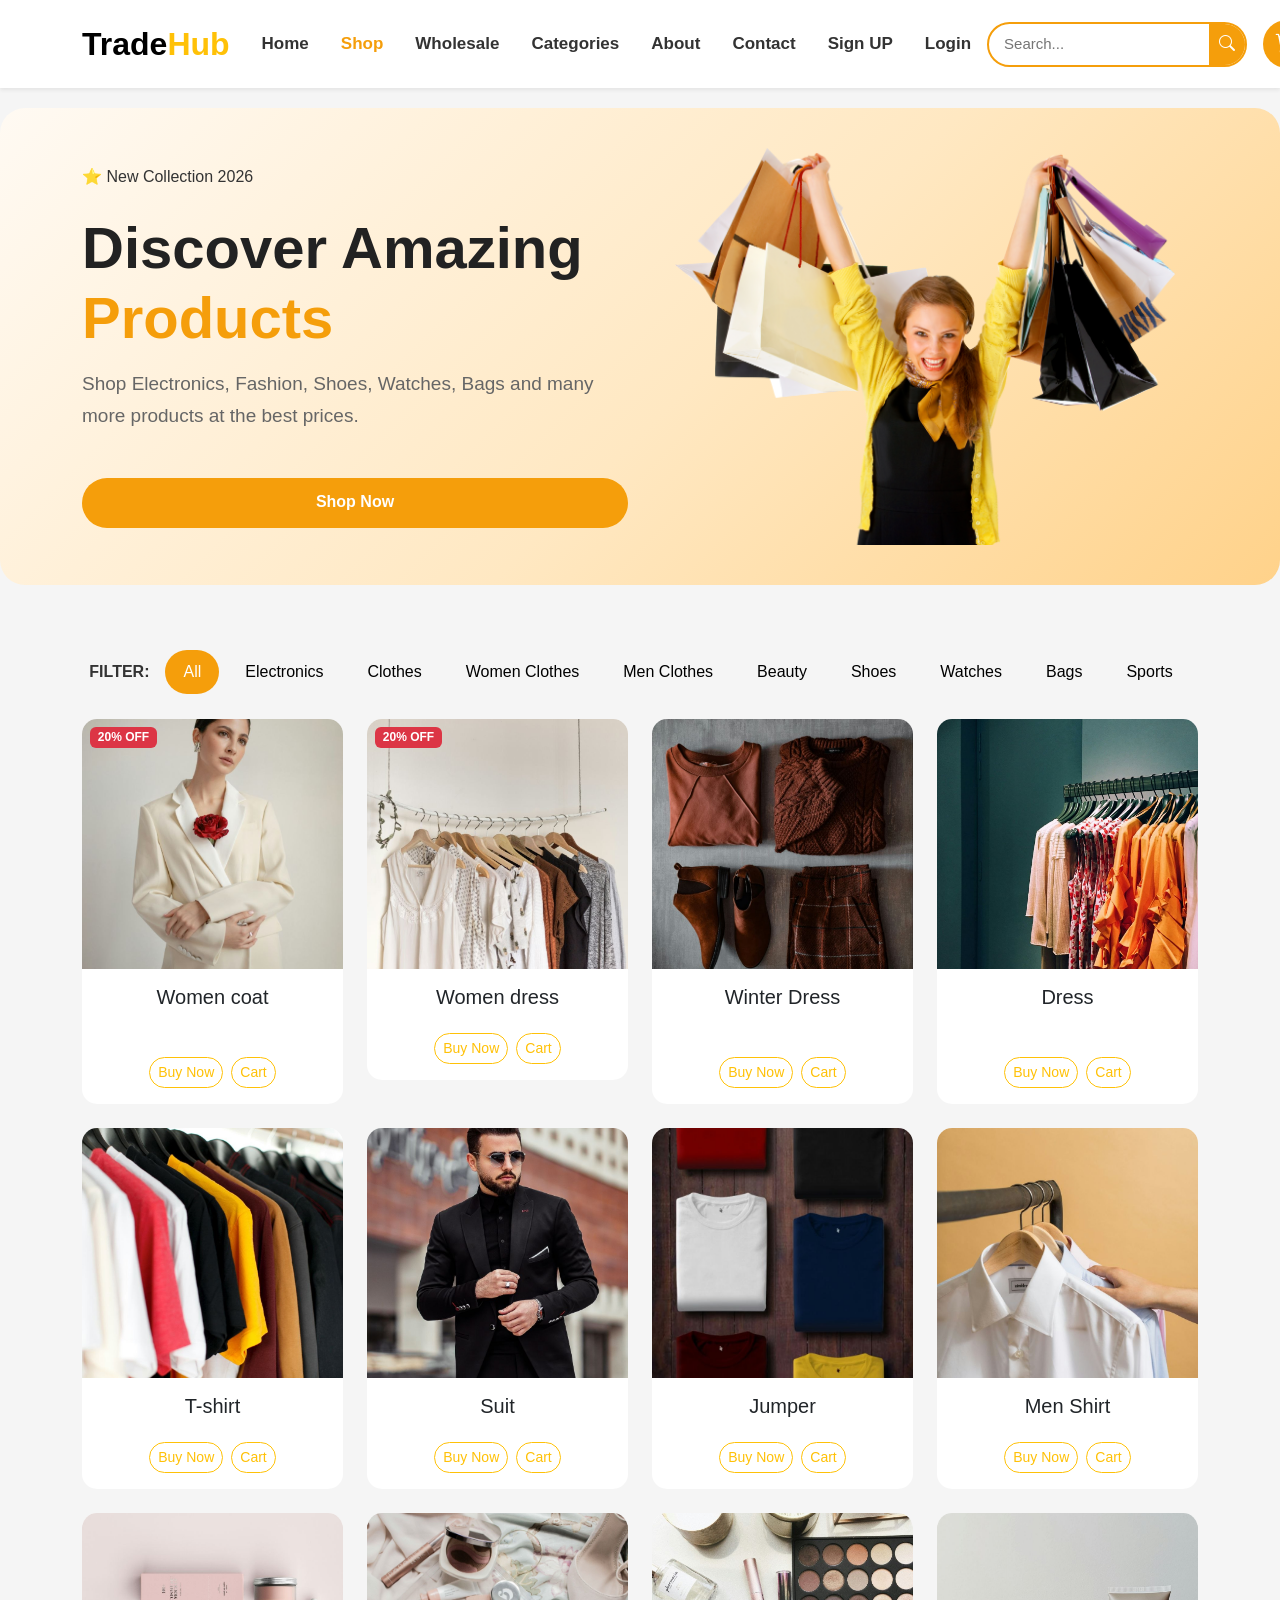
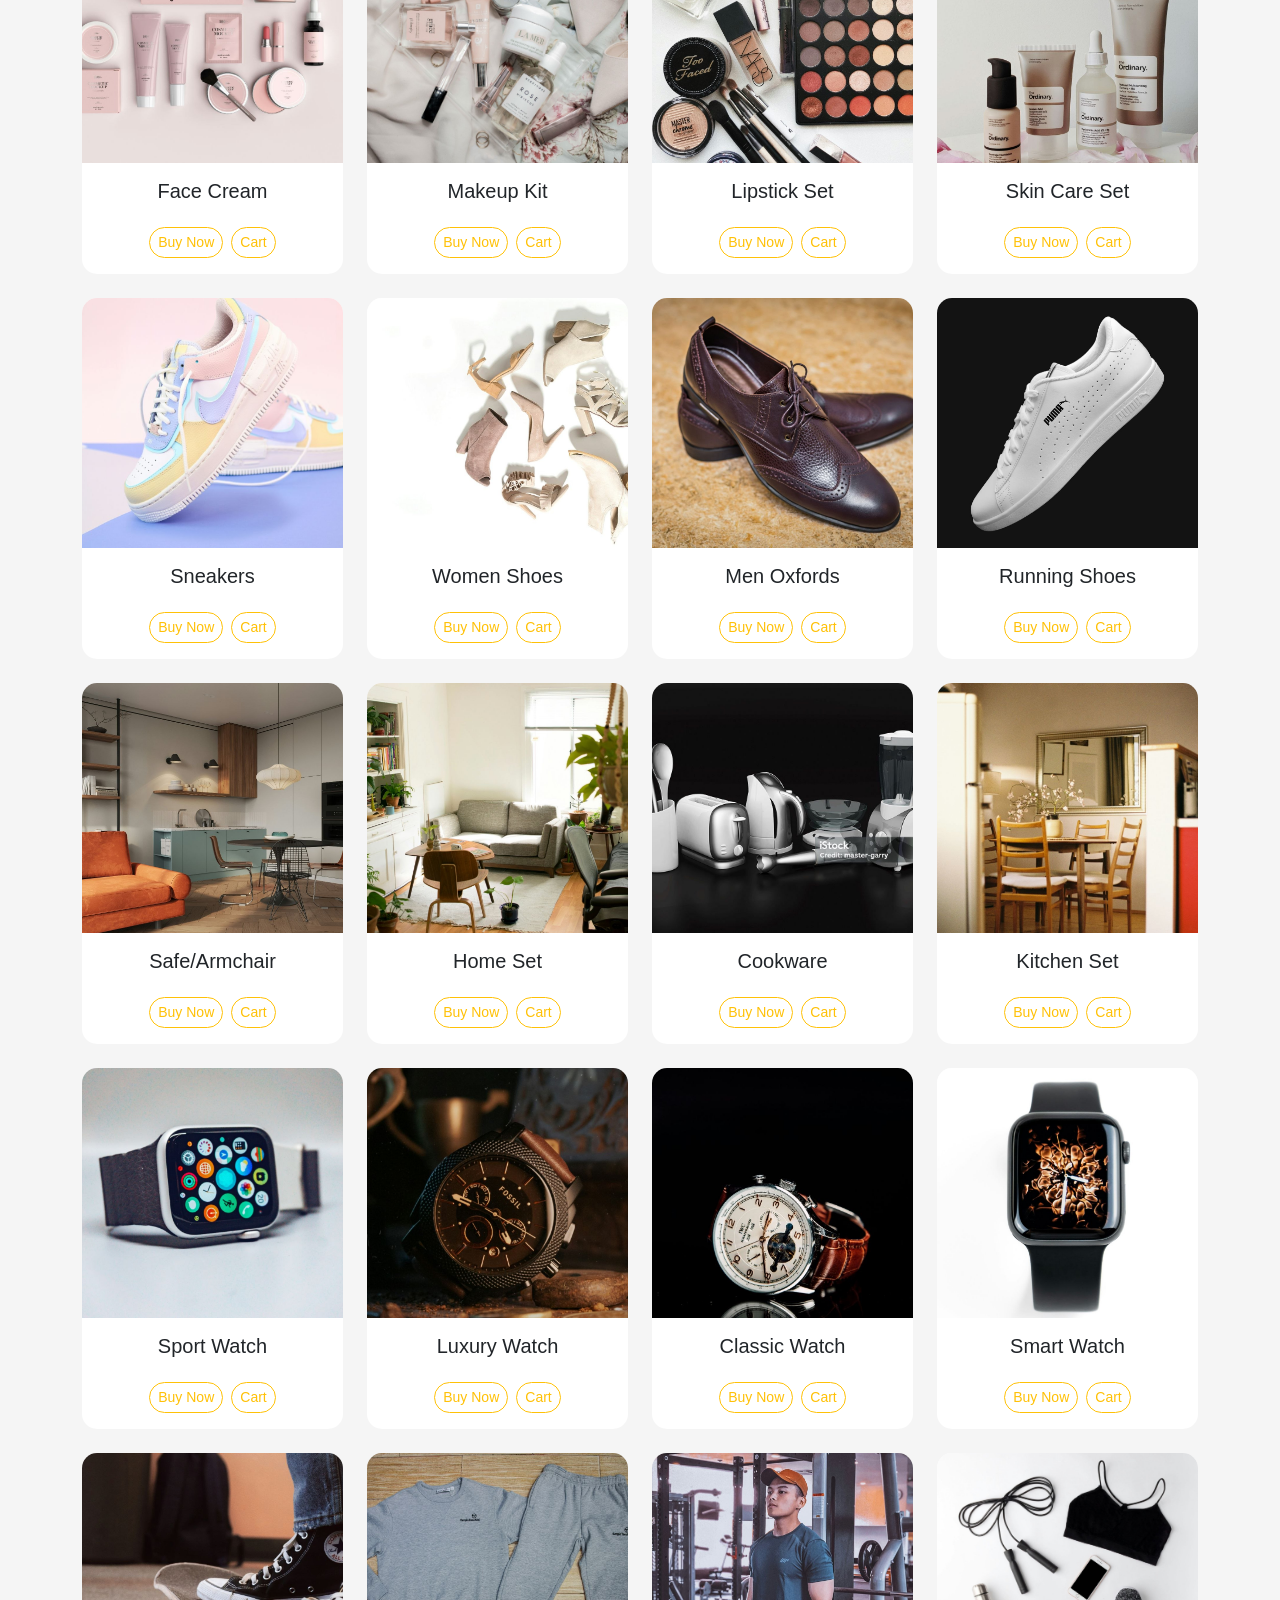
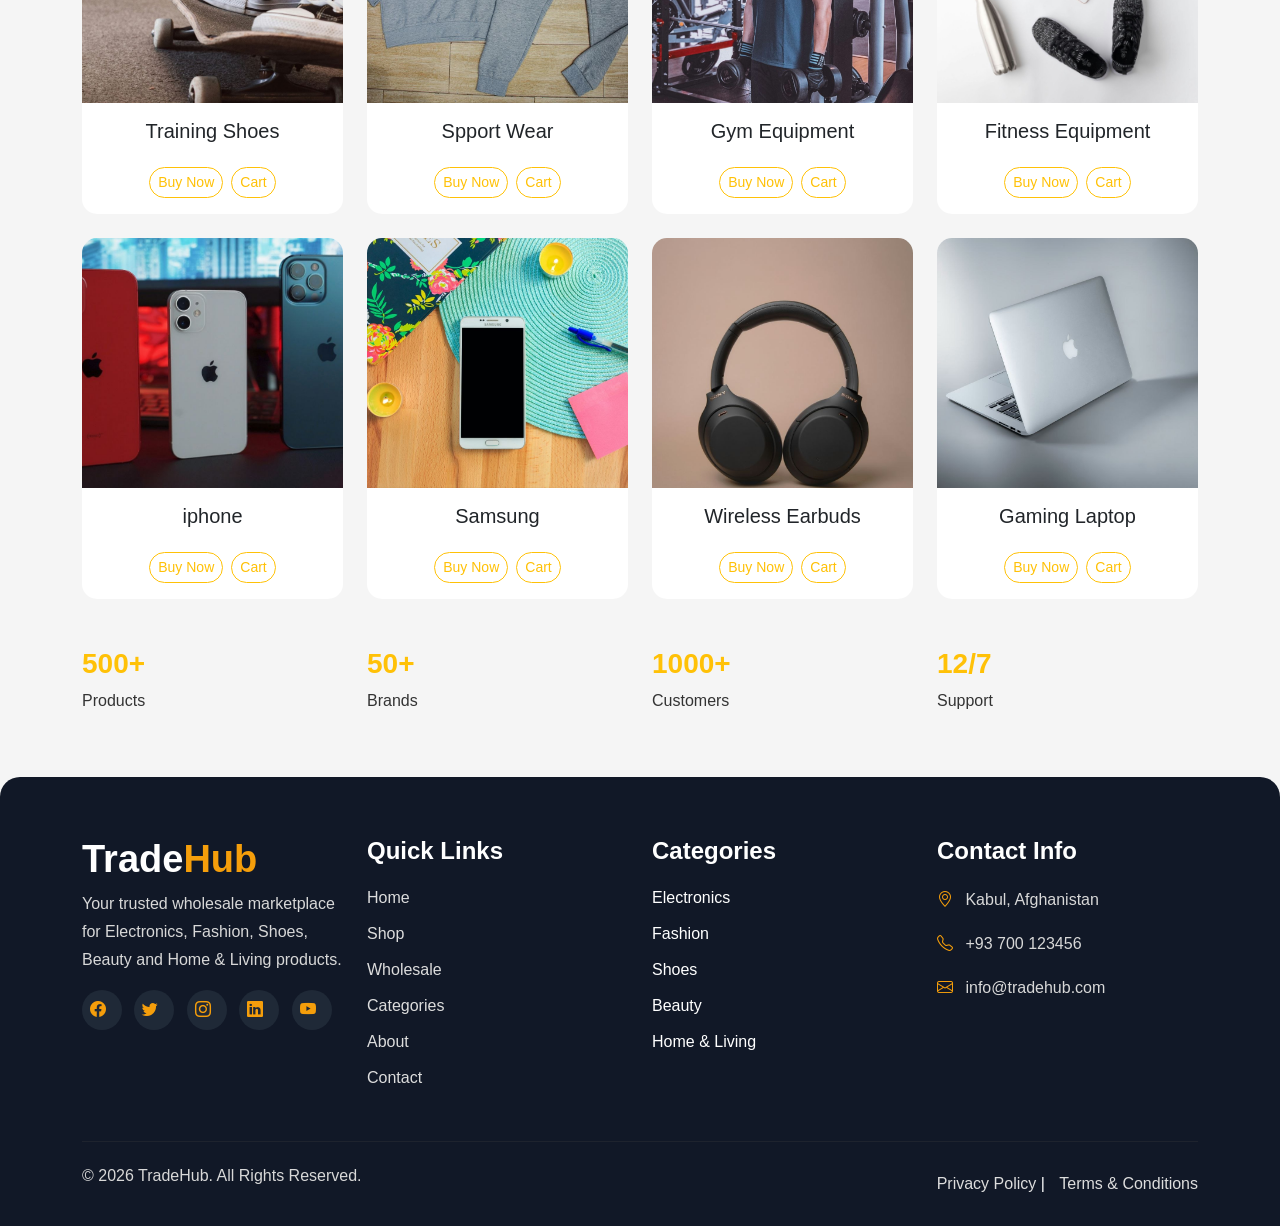
<file: shop.html>
<!DOCTYPE html>
<html lang="en">
<head>
<meta charset="UTF-8">
<meta name="viewport" content="width=device-width, initial-scale=1.0">
<title>Shop - TradeHub</title>

<link href="https://cdn.jsdelivr.net/npm/bootstrap@5.3.7/dist/css/bootstrap.min.css" rel="stylesheet">
<link href="style.css" rel="stylesheet" type="text/css">
	<!-- Bootstrap Icons -->
<link rel="stylesheet"
href="https://cdn.jsdelivr.net/npm/bootstrap-icons@1.11.3/font/bootstrap-icons.min.css">
</head>
<body>


<!-- Navbar -->
<nav class="navbar navbar-expand-lg navbar-light bg-white shadow-sm">
    <div class="container">
       <a class="navbar-brand fw-bold fs-2" href="#">
       Trade<span class="text-warning">Hub</span>
       </a>

        <button class="navbar-toggler" type="button" data-bs-toggle="collapse" data-bs-target="#navbarNav">
            <span class="navbar-toggler-icon"></span>
        </button>

        <div class="collapse navbar-collapse" id="navbarNav">

            <ul class="navbar-nav mx-auto">
                <li class="nav-item">
                    <a class="nav-link" href="index.html">Home</a>
                </li>

                <li class="nav-item">
                    <a class="nav-link active" href="shop.html">Shop</a>
                </li>

                <li class="nav-item">
                    <a class="nav-link" href="wholesale.html">Wholesale</a>
                </li>

                <li class="nav-item">
                    <a class="nav-link" href="shop.html">Categories</a>
                </li>

                <li class="nav-item">
                    <a class="nav-link" href="about.html">About</a>
                </li>
				<li class="nav-item">
				<a class="nav-link" href="contact.html">Contact</a>
				</li>
				
				<li class="nav-item">
					<a class="nav-link" href="signup.html">Sign UP</a>
				
				</li>
				<li class="nav-item">
				<a class="nav-link" href="login.html">Login</a>
				</li>

            </ul>

 <div class="d-flex align-items-center">

                <div class="search-box">

                    <input type="text" placeholder="Search...">

                    <button type="submit">
                        <i class="bi bi-search"></i>
                    </button>

                </div>

                <a href="#" class="cart-btn position-relative ms-3">
                 <i class="bi bi-cart"></i>
                </a>

            </div>

        </div>
    </div>
</nav>
<!-- ================= SHOP HERO ================= -->

<section class="hero-shop">
    <div class="container">
        <div class="row align-items-center">

            <!-- Left -->

            <div class="col-lg-6">

                <span class="sale-badge">
                    ⭐️ New Collection 2026
                </span>

                <h1 class="mt-4">
                    Discover Amazing
                    <span>Products</span>
                </h1>

                <p class="mt-3">
                    Shop Electronics, Fashion, Shoes, Watches,
                    Bags and many more products at the best prices.
                </p>

                <a href="#products" class="btn btn-warning mt-3">
                    Shop Now
                </a>

            </div>

            <!-- Right -->

            <div class="col-lg-6 text-center">

                <img src="images/pngwing.com (7).png"
                     class="hero-img img-fluid"
                     alt="Shop Products">

            </div>

        </div>
    </div>
</section>
<section class="filter-section container">

    <div class="d-flex justify-content-center align-items-center gap-2 overflow-auto flex-nowrap">

        <span class="filter-title me-2">FILTER:</span>

        <button class="filter-btn active">All</button>
        <button class="filter-btn">Electronics</button>
        <button class="filter-btn">Clothes</button>
        <button class="filter-btn">Women Clothes</button>
        <button class="filter-btn">Men Clothes</button>
        <button class="filter-btn">Beauty</button>
        <button class="filter-btn">Shoes</button>
        <button class="filter-btn">Watches</button>
        <button class="filter-btn">Bags</button>
        <button class="filter-btn">Sports</button>

    </div>

</section>

	<section class="products-section">
	<div class="container">
    <div class="row g-4">

        <div class="col-md-3">
            <div class="card h-100">
				<!--discount-->
				<span class="badge bg-danger position-absolute top-0 start-0 m-2">20% OFF</span>
                <img src="images/clothes4.jpg" class="card-img-top">
                <div class="card-body text-center">
                    <h5>Women coat</h5>
					<div class="d-flex justify-content-center gap-2 mt-3">
					<a href="pordect.html" class="btn btn-outline-warning btn-sm">Buy Now</a>
					<a href="#" class="btn btn-outline-warning btn-sm">Cart</a>
					</div>
                    
                </div>
            </div>
        </div>

        <div class="col-md-3 mb-4">
            <div class="card h-100">
				<!--discount-->
				<span class="badge bg-danger position-absolute top-0 start-0 m-2">20% OFF</span>
                <img src="images/clothes2.jpg" class="card-img-top">
                <div class="card-body text-center">
                    <h5>Women dress</h5>
					<div class="d-flex justify-content-center gap-2 mt-3">
					<a href="pordect.html" class="btn btn-outline-warning btn-sm">Buy Now</a>
					<a href="#" class="btn btn-outline-warning btn-sm">Cart</a>
					</div>
                    
                </div>
            </div>
        </div>

        <div class="col-md-3">
            <div class="card h-100">
                <img src="images/Women cloth.jpg" class="card-img-top">
                <div class="card-body text-center">
                    <h5>Winter Dress</h5>
					<div class="d-flex justify-content-center gap-2 mt-3">
					<a href="pordect.html" class="btn btn-outline-warning btn-sm">Buy Now</a>
					<a href="#" class="btn btn-outline-warning btn-sm">Cart</a>
					</div>
                    
                </div>
            </div>
        </div>

        <div class="col-md-3">
            <div class="card h-100">
                <img src="images/ctothes1.jpg" class="card-img-top">
                <div class="card-body text-center">
                    <h5>Dress</h5>
					<div class="d-flex justify-content-center gap-2 mt-3">
					<a href="pordect.html" class="btn btn-outline-warning btn-sm">Buy Now</a>
					<a href="#" class="btn btn-outline-warning btn-sm">Cart</a>
					</div>
                    
                </div>
            </div>
        </div>
		 <div class="col-md-3">
            <div class="card h-100">
                <img src="images/Mencloth3.jpg" class="card-img-top">
                <div class="card-body text-center">
                    <h5>T-shirt</h5>
					<div class="d-flex justify-content-center gap-2 mt-3">
					<a href="pordect.html"  class="btn btn-outline-warning btn-sm">Buy Now</a>
					<a href="#" class="btn btn-outline-warning btn-sm">Cart</a>
					</div>
                    
                </div>
            </div>
        </div>
		 <div class="col-md-3">
            <div class="card h-100">
                <img src="images/Mencode.jpg" class="card-img-top">
                <div class="card-body text-center">
                    <h5>Suit</h5>
					<div class="d-flex justify-content-center gap-2 mt-3">
					<a href="pordect.html" class="btn btn-outline-warning btn-sm">Buy Now</a>
					<a href="#" class="btn btn-outline-warning btn-sm">Cart</a>
					</div>
                    
                </div>
            </div>
        </div>
		 <div class="col-md-3">
            <div class="card h-100">
                <img src="images/Menclothes.jpg" class="card-img-top">
                <div class="card-body text-center">
                    <h5>Jumper</h5>
					<div class="d-flex justify-content-center gap-2 mt-3">
					<a href="pordect.html" class="btn btn-outline-warning btn-sm">Buy Now</a>
					<a href="#" class="btn btn-outline-warning btn-sm">Cart</a>
					</div>
                    
                </div>
            </div>
        </div>
		 <div class="col-md-3">
            <div class="card h-100">
                <img src="images/t-short.jpg" class="card-img-top">
                <div class="card-body text-center">
                    <h5>Men Shirt</h5>
					<div class="d-flex justify-content-center gap-2 mt-3">
					<a href="pordect.html" class="btn btn-outline-warning btn-sm">Buy Now</a>
					<a href="#" class="btn btn-outline-warning btn-sm">Cart</a>
					</div>
                    
                </div>
            </div>
        </div>
		 <div class="col-md-3">
            <div class="card h-100">
                <img src="images/Fashion1.jpg" class="card-img-top">
                <div class="card-body text-center">
                    <h5>Face Cream</h5>
					<div class="d-flex justify-content-center gap-2 mt-3">
					<a href="pordect.html" class="btn btn-outline-warning btn-sm">Buy Now</a>
					<a href="#" class="btn btn-outline-warning btn-sm">Cart</a>
					</div>
                    
                </div>
            </div>
        </div>
		 <div class="col-md-3">
            <div class="card h-100">
                <img src="images/fashion4.jpg" class="card-img-top">
                <div class="card-body text-center">
                    <h5>Makeup Kit</h5>
					<div class="d-flex justify-content-center gap-2 mt-3">
					<a href="pordect.html" class="btn btn-outline-warning btn-sm">Buy Now</a>
					<a href="#" class="btn btn-outline-warning btn-sm">Cart</a>
					</div>
                    
                </div>
            </div>
        </div>
         <div class="col-md-3">
            <div class="card h-100">
                <img src="images/fashion2.jpg" class="card-img-top">
                <div class="card-body text-center">
                    <h5>Lipstick Set</h5>
                    <div class="d-flex justify-content-center gap-2 mt-3">
					<a href="pordect.html" class="btn btn-outline-warning btn-sm">Buy Now</a>
					<a href="#" class="btn btn-outline-warning btn-sm">Cart</a>
					</div>
                </div>
            </div>
        </div>
		 <div class="col-md-3">
            <div class="card h-100">
                <img src="images/fashion3.jpg" class="card-img-top">
                <div class="card-body text-center">
                    <h5>Skin Care Set</h5>
                    <div class="d-flex justify-content-center gap-2 mt-3">
					<a href="pordect.html" class="btn btn-outline-warning btn-sm">Buy Now</a>
					<a href="#" class="btn btn-outline-warning btn-sm">Cart</a>
					</div>
                </div>
            </div>
        </div>
		 <div class="col-md-3">
            <div class="card h-100">
                <img src="images/shoes3.jpg" class="card-img-top">
                <div class="card-body text-center">
                    <h5>Sneakers</h5>
                    <div class="d-flex justify-content-center gap-2 mt-3">
					<a href="pordect.html" class="btn btn-outline-warning btn-sm">Buy Now</a>
					<a href="#" class="btn btn-outline-warning btn-sm">Cart</a>
					</div>
                </div>
            </div>
        </div>
		 <div class="col-md-3">
            <div class="card h-100">
                <img src="images/womenshoes2.jpg" class="card-img-top">
                <div class="card-body text-center">
                    <h5>Women Shoes</h5>
                    <div class="d-flex justify-content-center gap-2 mt-3">
					<a href="pordect.html" class="btn btn-outline-warning btn-sm">Buy Now</a>
					<a href="#" class="btn btn-outline-warning btn-sm">Cart</a>
					</div>
                </div>
            </div>
        </div>
		 <div class="col-md-3">
            <div class="card h-100">
                <img src="images/menshoes1.jpg" class="card-img-top">
                <div class="card-body text-center">
                    <h5>Men Oxfords</h5>
                    <div class="d-flex justify-content-center gap-2 mt-3">
					<a href="pordect.html" class="btn btn-outline-warning btn-sm">Buy Now</a>
					<a href="#" class="btn btn-outline-warning btn-sm">Cart</a>
					</div>
                </div>
            </div>
        </div>
		 <div class="col-md-3">
            <div class="card h-100">
                <img src="images/shoes4.jpg" class="card-img-top">
                <div class="card-body text-center">
                    <h5>Running Shoes</h5>
                    <div class="d-flex justify-content-center gap-2 mt-3">
					<a href="pordect.html" class="btn btn-outline-warning btn-sm">Buy Now</a>
					<a href="#" class="btn btn-outline-warning btn-sm">Cart</a>
					</div>
                </div>
            </div>
        </div>
		 <div class="col-md-3">
            <div class="card h-100">
                <img src="images/hame.jpg" class="card-img-top">
                <div class="card-body text-center">
                    <h5>Safe/Armchair</h5>
                    <div class="d-flex justify-content-center gap-2 mt-3">
					<a href="pordect.html" class="btn btn-outline-warning btn-sm">Buy Now</a>
					<a href="#" class="btn btn-outline-warning btn-sm">Cart</a>
					</div>
                </div>
            </div>
        </div>
		 <div class="col-md-3">
            <div class="card h-100">
                <img src="images/home3.jpg" class="card-img-top">
                <div class="card-body text-center">
                    <h5>Home Set</h5>
                    <div class="d-flex justify-content-center gap-2 mt-3">
					<a href="pordect.html" class="btn btn-outline-warning btn-sm">Buy Now</a>
					<a href="#" class="btn btn-outline-warning btn-sm">Cart</a>
					</div>
                </div>
            </div>
        </div>
		 <div class="col-md-3">
            <div class="card h-100">
                <img src="images/keihen1.jpg" class="card-img-top">
                <div class="card-body text-center">
                    <h5>Cookware</h5>
                    <div class="d-flex justify-content-center gap-2 mt-3">
					<a href="pordect.html" class="btn btn-outline-warning btn-sm">Buy Now</a>
					<a href="#" class="btn btn-outline-warning btn-sm">Cart</a>
					</div>
                </div>
            </div>
        </div>
		 <div class="col-md-3">
            <div class="card h-100">
                <img src="images/keihen3.jpg" class="card-img-top">
                <div class="card-body text-center">
                    <h5>Kitchen Set</h5>
                    <div class="d-flex justify-content-center gap-2 mt-3">
					<a href="pordect.html" class="btn btn-outline-warning btn-sm">Buy Now</a>
					<a href="#" class="btn btn-outline-warning btn-sm">Cart</a>
					</div>
                </div>
            </div>
			 </div>
		 <div class="col-md-3">
            <div class="card h-100">
                <img src="images/sportWatch2.jpg" class="card-img-top">
                <div class="card-body text-center">
                    <h5>Sport Watch</h5>
                    <div class="d-flex justify-content-center gap-2 mt-3">
					<a href="pordect.html" class="btn btn-outline-warning btn-sm">Buy Now</a>
					<a href="#" class="btn btn-outline-warning btn-sm">Cart</a>
					</div>
                </div>
            </div>
			 </div>
		 <div class="col-md-3">
            <div class="card h-100">
                <img src="images/watch3.jpg" class="card-img-top">
                <div class="card-body text-center">
                    <h5>Luxury Watch</h5>
                    <div class="d-flex justify-content-center gap-2 mt-3">
					<a href="pordect.html" class="btn btn-outline-warning btn-sm">Buy Now</a>
					<a href="#" class="btn btn-outline-warning btn-sm">Cart</a>
					</div>
                </div>
            </div>
			 </div>
		 <div class="col-md-3">
            <div class="card h-100">
                <img src="images/watch2.jpg" class="card-img-top">
                <div class="card-body text-center">
                    <h5>Classic Watch</h5>
                    <div class="d-flex justify-content-center gap-2 mt-3">
					<a href="pordect.html" class="btn btn-outline-warning btn-sm">Buy Now</a>
					<a href="#" class="btn btn-outline-warning btn-sm">Cart</a>
					</div>
                </div>
            </div>
			 </div>
		 <div class="col-md-3">
            <div class="card h-100">
                <img src="images/watch1.jpg" class="card-img-top">
                <div class="card-body text-center">
                    <h5>Smart Watch</h5>
                    <div class="d-flex justify-content-center gap-2 mt-3">
					<a href="pordect.html" class="btn btn-outline-warning btn-sm">Buy Now</a>
					<a href="#" class="btn btn-outline-warning btn-sm">Cart</a>
					</div>
                </div>
            </div>
			 </div>
		<div class="col-md-3">
            <div class="card h-100">
                <img src="images/Sport5.jpg" class="card-img-top">
                <div class="card-body text-center">
                    <h5>Training Shoes</h5>
                    <div class="d-flex justify-content-center gap-2 mt-3">
					<a href="pordect.html" class="btn btn-outline-warning btn-sm">Buy Now</a>
					<a href="#" class="btn btn-outline-warning btn-sm">Cart</a>
					</div>
                </div>
            </div>
			 </div>
		<div class="col-md-3">
            <div class="card h-100">
                <img src="images/Sport3.jpg" class="card-img-top">
                <div class="card-body text-center">
                    <h5>Spport Wear</h5>
                    <div class="d-flex justify-content-center gap-2 mt-3">
					<a href="pordect.html" class="btn btn-outline-warning btn-sm">Buy Now</a>
					<a href="#" class="btn btn-outline-warning btn-sm">Cart</a>
					</div>
                </div>
            </div>
			 </div>
		<div class="col-md-3">
            <div class="card h-100">
                <img src="images/Sport4.jpg" class="card-img-top">
                <div class="card-body text-center">
                    <h5>Gym Equipment</h5>
                    <div class="d-flex justify-content-center gap-2 mt-3">
					<a href="pordect.html" class="btn btn-outline-warning btn-sm">Buy Now</a>
					<a href="#" class="btn btn-outline-warning btn-sm">Cart</a>
					</div>
                </div>
            </div>
			 </div>
		<div class="col-md-3">
            <div class="card h-100">
                <img src="images/Sport2.jpg" class="card-img-top">
                <div class="card-body text-center">
                    <h5>Fitness Equipment</h5>
                    <div class="d-flex justify-content-center gap-2 mt-3">
					<a href="pordect.html" class="btn btn-outline-warning btn-sm">Buy Now</a>
					<a href="#" class="btn btn-outline-warning btn-sm">Cart</a>
					</div>
                </div>
            </div>
			 </div>
			<div class="col-md-3">
            <div class="card h-100">
                <img src="images/phone5.jpg" class="card-img-top">
                <div class="card-body text-center">
                    <h5>iphone</h5>
                    <div class="d-flex justify-content-center gap-2 mt-3">
					<a href="pordect.html" class="btn btn-outline-warning btn-sm">Buy Now</a>
					<a href="#" class="btn btn-outline-warning btn-sm">Cart</a>
					</div>
                </div>
            </div>
			 </div>
		<div class="col-md-3">
            <div class="card h-100">
                <img src="images/phone1.jpg" class="card-img-top">
                <div class="card-body text-center">
                    <h5>Samsung</h5>
                    <div class="d-flex justify-content-center gap-2 mt-3">
					<a href="pordect.html" class="btn btn-outline-warning btn-sm">Buy Now</a>
					<a href="#" class="btn btn-outline-warning btn-sm">Cart</a>
					</div>
                </div>
            </div>
			 </div>
		<div class="col-md-3">
            <div class="card h-100">
                <img src="images/handphone.jpg" class="card-img-top">
                <div class="card-body text-center">
                    <h5>Wireless Earbuds</h5>
                    <div class="d-flex justify-content-center gap-2 mt-3">
					<a href="pordect.html" class="btn btn-outline-warning btn-sm">Buy Now</a>
					<a href="#" class="btn btn-outline-warning btn-sm">Cart</a>
					</div>
                </div>
            </div>
			 </div>
		<div class="col-md-3">
            <div class="card h-100">
                <img src="images/labtop2.jpg" class="card-img-top">
                <div class="card-body text-center">
                    <h5>Gaming Laptop</h5>
                    <div class="d-flex justify-content-center gap-2 mt-3">
					<a href="pordect.html" class="btn btn-outline-warning btn-sm">Buy Now</a>
					<a href="#" class="btn btn-outline-warning btn-sm">Cart</a>
					</div>
                </div>
            </div>
			 </div>
        </div>
		</div>

</section>
		<div class="container my-5">
	<div class="row text-conter">
	    <div class="col-md-3">
	    <h3 class="fw-bold text-warning">500+</h3>
	    <p>Products</p>
	    </div>
		
		    <div class="col-md-3">
		    <h3 class="fw-bold text-warning">50+</h3>
		    <p>Brands</p>
		    </div>
		        <div class="col-md-3">
		        <h3 class="fw-bold text-warning">1000+</h3>
				<p>Customers</p>
		        </div>
		              <div class="col-md-3">
		              <h3 class="fw-bold text-warning">12/7</h3>
				      <p>Support</p>
		              </div>
	</div>
	</div>
<!-- ================= Footer ================= -->

<footer class="footer mt-5">

<div class="container">

<div class="row gy-4">

<!-- Logo -->

<div class="col-lg-3">

<h2 class="logo">
Trade<span>Hub</span>
</h2>

<p>
Your trusted wholesale marketplace for Electronics,
Fashion, Shoes, Beauty and Home &amp; Living products.
</p>

<div class="social">

<a href="#"><i class="bi bi-facebook"></i></a>

<a href="#"><i class="bi bi-twitter"></i></a>

<a href="#"><i class="bi bi-instagram"></i></a>

<a href="#"><i class="bi bi-linkedin"></i></a>

<a href="#"><i class="bi bi-youtube"></i></a>

</div>

</div>

<!-- Links -->

<div class="col-lg-3">

<h4>Quick Links</h4>

<ul>

<li><a href="# active">Home</a></li>

<li><a href="#">Shop</a></li>

<li><a href="#">Wholesale</a></li>

<li><a href="#">Categories</a></li>

<li><a href="#">About</a></li>

<li><a href="#">Contact</a></li>

</ul>

</div>

<!-- Categories -->

<div class="col-lg-3">

<h4>Categories</h4>

<ul>

<li>Electronics</li>

<li>Fashion</li>

<li>Shoes</li>

<li>Beauty</li>

<li>Home &amp; Living</li>

</ul>

</div>

<!-- Contact -->

<div class="col-lg-3">

<h4>Contact Info</h4>

<p><i class="bi bi-geo-alt"></i> Kabul, Afghanistan</p>

<p><i class="bi bi-telephone"></i> +93 700 123456</p>

<p><i class="bi bi-envelope"></i> info@tradehub.com</p>

</div>

</div>

<hr>

<div class="copyright">

<p>© 2026 TradeHub. All Rights Reserved.</p>

<div>

<a href="#">Privacy Policy</a>

|

<a href="#">Terms &amp; Conditions</a>

</div>

</div>

</div>

</footer>
   <script src="https://cdn.jsdelivr.net/npm/bootstrap@5.3.7/dist/js/bootstrap.bundle.min.js"></script>
</body>
</html>
</file>
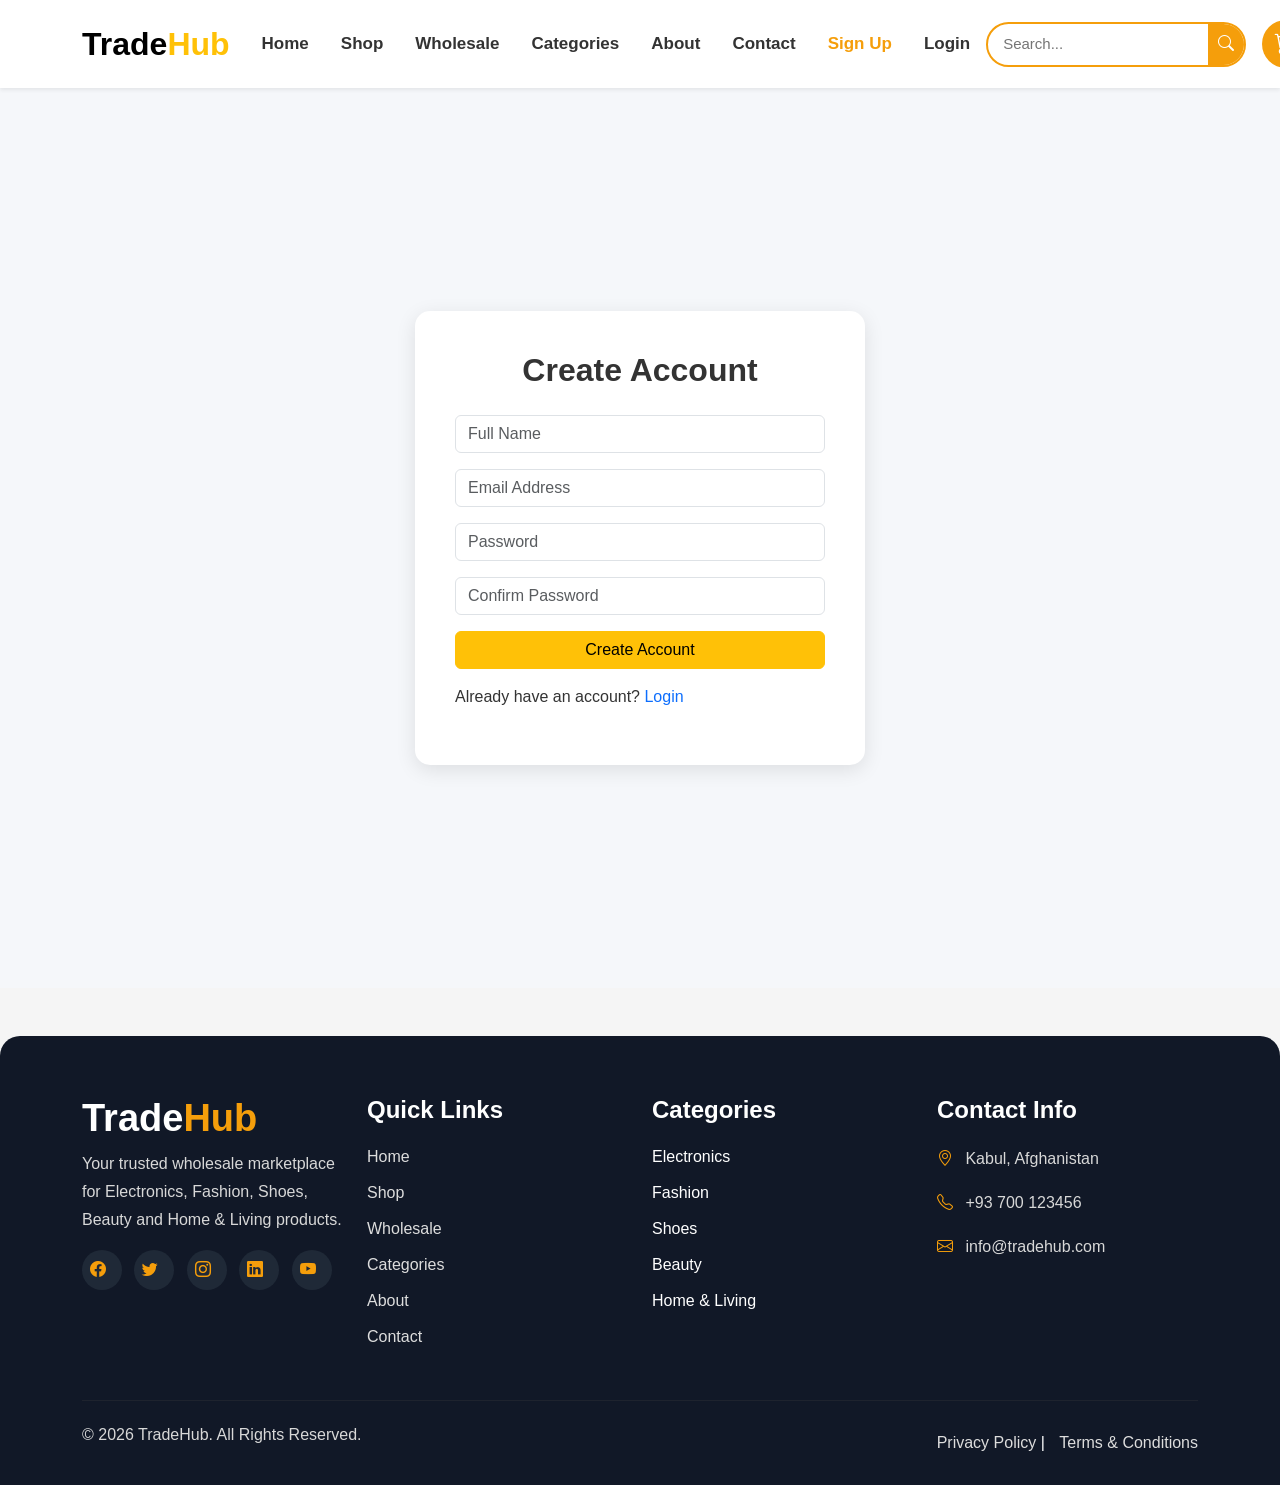
<file: signup.html>
<!DOCTYPE html>
<html lang="en">
<head>
<meta charset="UTF-8">
<meta name="viewport" content="width=device-width, initial-scale=1.0">
<title>Sign Up - TradeHub</title>

<link href="https://cdn.jsdelivr.net/npm/bootstrap@5.3.7/dist/css/bootstrap.min.css" rel="stylesheet">
<link href="style.css" rel="stylesheet" type="text/css">
	<!-- Bootstrap Icons -->
<link rel="stylesheet"
href="https://cdn.jsdelivr.net/npm/bootstrap-icons@1.11.3/font/bootstrap-icons.min.css">
</head>

<body>
<nav class="navbar navbar-expand-lg bg-white shadow-sm sticky-top">

    <div class="container">

        <!-- Logo -->
        <a class="navbar-brand fw-bold fs-2" href="index.html">
            Trade<span class="text-warning">Hub</span>
        </a>

        <!-- Mobile Button -->
        <button class="navbar-toggler"
                type="button"
                data-bs-toggle="collapse"
                data-bs-target="#navbarNav">

            <span class="navbar-toggler-icon"></span>

        </button>

        <!-- Menu -->
        <div class="collapse navbar-collapse" id="navbarNav">

            <ul class="navbar-nav mx-auto">

                <li class="nav-item">
                    <a class="nav-link" href="index.html">Home</a>
                </li>

                <li class="nav-item">
                    <a class="nav-link" href="shop.html">Shop</a>
                </li>

                <li class="nav-item">
                    <a class="nav-link" href="wholesale.html">Wholesale</a>
                </li>

                <li class="nav-item">
                    <a class="nav-link" href="shop.html">Categories</a>
                </li>

                <li class="nav-item">
                    <a class="nav-link" href="about.html">About</a>
                </li>

                <li class="nav-item">
                    <a class="nav-link" href="contact.html">Contact</a>
                </li>

                <li class="nav-item">
                    <a class="nav-link active" href="signup.html">Sign Up</a>
                </li>

                <li class="nav-item">
                    <a class="nav-link" href="login.html">Login</a>
                </li>

            </ul>
 <div class="d-flex align-items-center">

                <div class="search-box">

                    <input type="text" placeholder="Search...">

                    <button type="submit">
                        <i class="bi bi-search"></i>
                    </button>

                </div>

                <a href="#" class="cart-btn position-relative ms-3">
                 <i class="bi bi-cart"></i>
                </a>

            </div>
    </div>
	</div>
</nav>

	
<section class="signup-page">

<div class="signup-box">

<h2>Create Account</h2>

<form>

<input type="text" class="form-control mb-3" placeholder="Full Name">

<input type="email" class="form-control mb-3" placeholder="Email Address">

<input type="password" class="form-control mb-3" placeholder="Password">

<input type="password" class="form-control mb-3" placeholder="Confirm Password">

<button class="btn btn-warning w-100">
Create Account
</button>

</form>

<p class="mt-3">
Already have an account?
<a href="login.html">Login</a>
</p>

</div>

</section>
<!-- ================= Footer ================= -->

<footer class="footer mt-5">

<div class="container">

<div class="row gy-4">

<!-- Logo -->

<div class="col-lg-3">

<h2 class="logo">
Trade<span>Hub</span>
</h2>

<p>
Your trusted wholesale marketplace for Electronics,
Fashion, Shoes, Beauty and Home &amp; Living products.
</p>

<div class="social">

<a href="#"><i class="bi bi-facebook"></i></a>

<a href="#"><i class="bi bi-twitter"></i></a>

<a href="#"><i class="bi bi-instagram"></i></a>

<a href="#"><i class="bi bi-linkedin"></i></a>

<a href="#"><i class="bi bi-youtube"></i></a>

</div>

</div>

<!-- Links -->

<div class="col-lg-3">

<h4>Quick Links</h4>

<ul>

<li><a href="# active">Home</a></li>

<li><a href="#">Shop</a></li>

<li><a href="#">Wholesale</a></li>

<li><a href="#">Categories</a></li>

<li><a href="#">About</a></li>

<li><a href="#">Contact</a></li>

</ul>

</div>

<!-- Categories -->

<div class="col-lg-3">

<h4>Categories</h4>

<ul>

<li>Electronics</li>

<li>Fashion</li>

<li>Shoes</li>

<li>Beauty</li>

<li>Home &amp; Living</li>

</ul>

</div>

<!-- Contact -->

<div class="col-lg-3">

<h4>Contact Info</h4>

<p><i class="bi bi-geo-alt"></i> Kabul, Afghanistan</p>

<p><i class="bi bi-telephone"></i> +93 700 123456</p>

<p><i class="bi bi-envelope"></i> info@tradehub.com</p>

</div>

</div>

<hr>

<div class="copyright">

<p>© 2026 TradeHub. All Rights Reserved.</p>

<div>

<a href="#">Privacy Policy</a>

|

<a href="#">Terms &amp; Conditions</a>

</div>

</div>

</div>

</footer>
<script src="https://cdn.jsdelivr.net/npm/bootstrap@5.3.3/dist/js/bootstrap.bundle.min.js"></script>
</body>
</html>
</file>
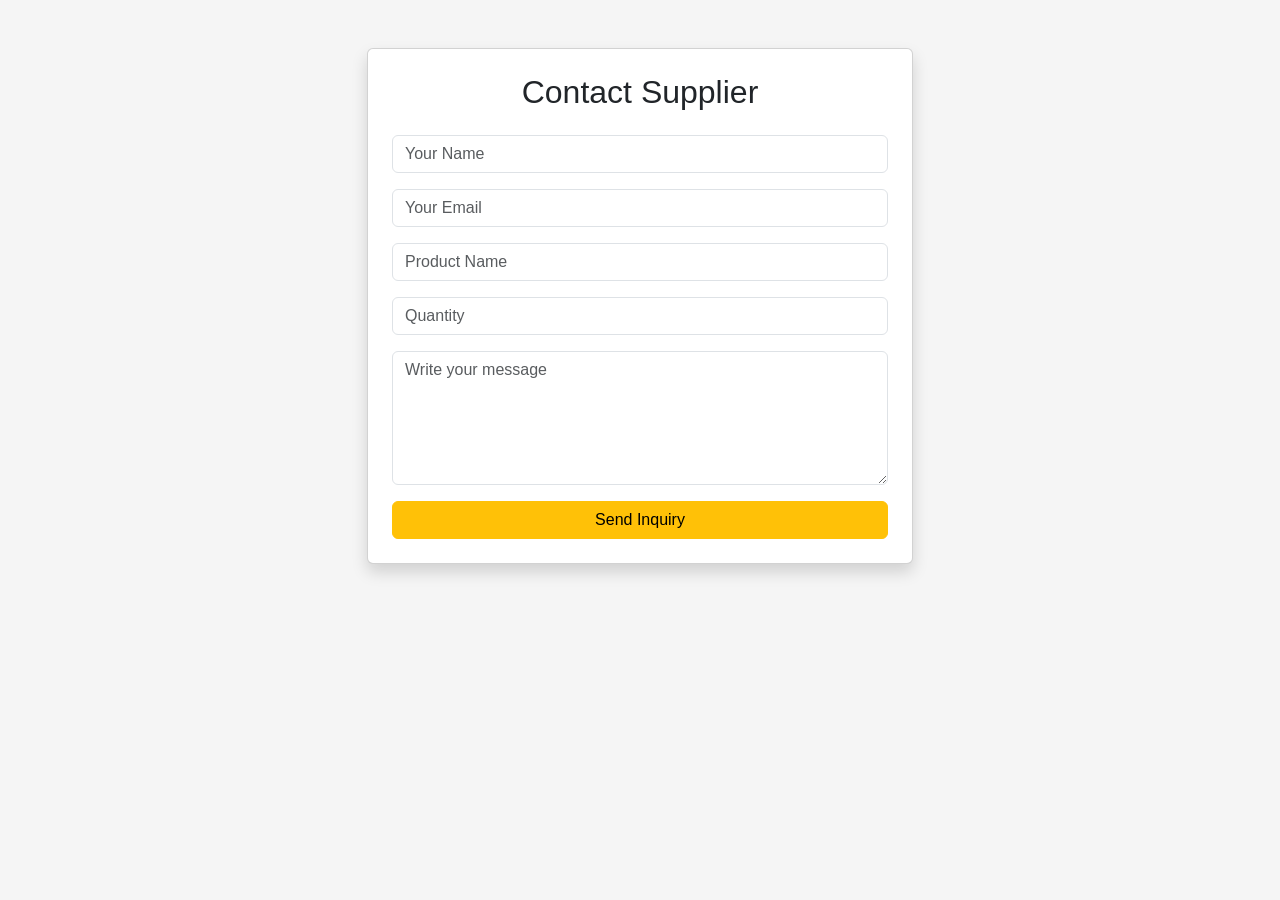
<file: supplier.html>
<!DOCTYPE html>
<html lang="en">
<head>
<meta charset="UTF-8">
<meta name="viewport" content="width=device-width, initial-scale=1.0">
<title>Contact Supplier</title>

<link href="https://cdn.jsdelivr.net/npm/bootstrap@5.3.7/dist/css/bootstrap.min.css" rel="stylesheet">
<link href="style.css" rel="stylesheet" type="text/css">
</head>
<body>

<div class="container py-5">

    <div class="row justify-content-center">

        <div class="col-md-6">

            <div class="card shadow p-4">

                <h2 class="text-center mb-4">
                    Contact Supplier
                </h2>

                <form>

                    <input type="text"
                           class="form-control mb-3"
                           placeholder="Your Name">

                    <input type="email"
                           class="form-control mb-3"
                           placeholder="Your Email">

                    <input type="text"
                           class="form-control mb-3"
                           placeholder="Product Name">

                    <input type="number"
                           class="form-control mb-3"
                           placeholder="Quantity">

                    <textarea class="form-control mb-3"
                              rows="5"
                              placeholder="Write your message"></textarea>

                    <button class="btn btn-warning w-100">
                        Send Inquiry
                    </button>

                </form>

            </div>

        </div>

    </div>

</div>

</body>
</html>
</file>
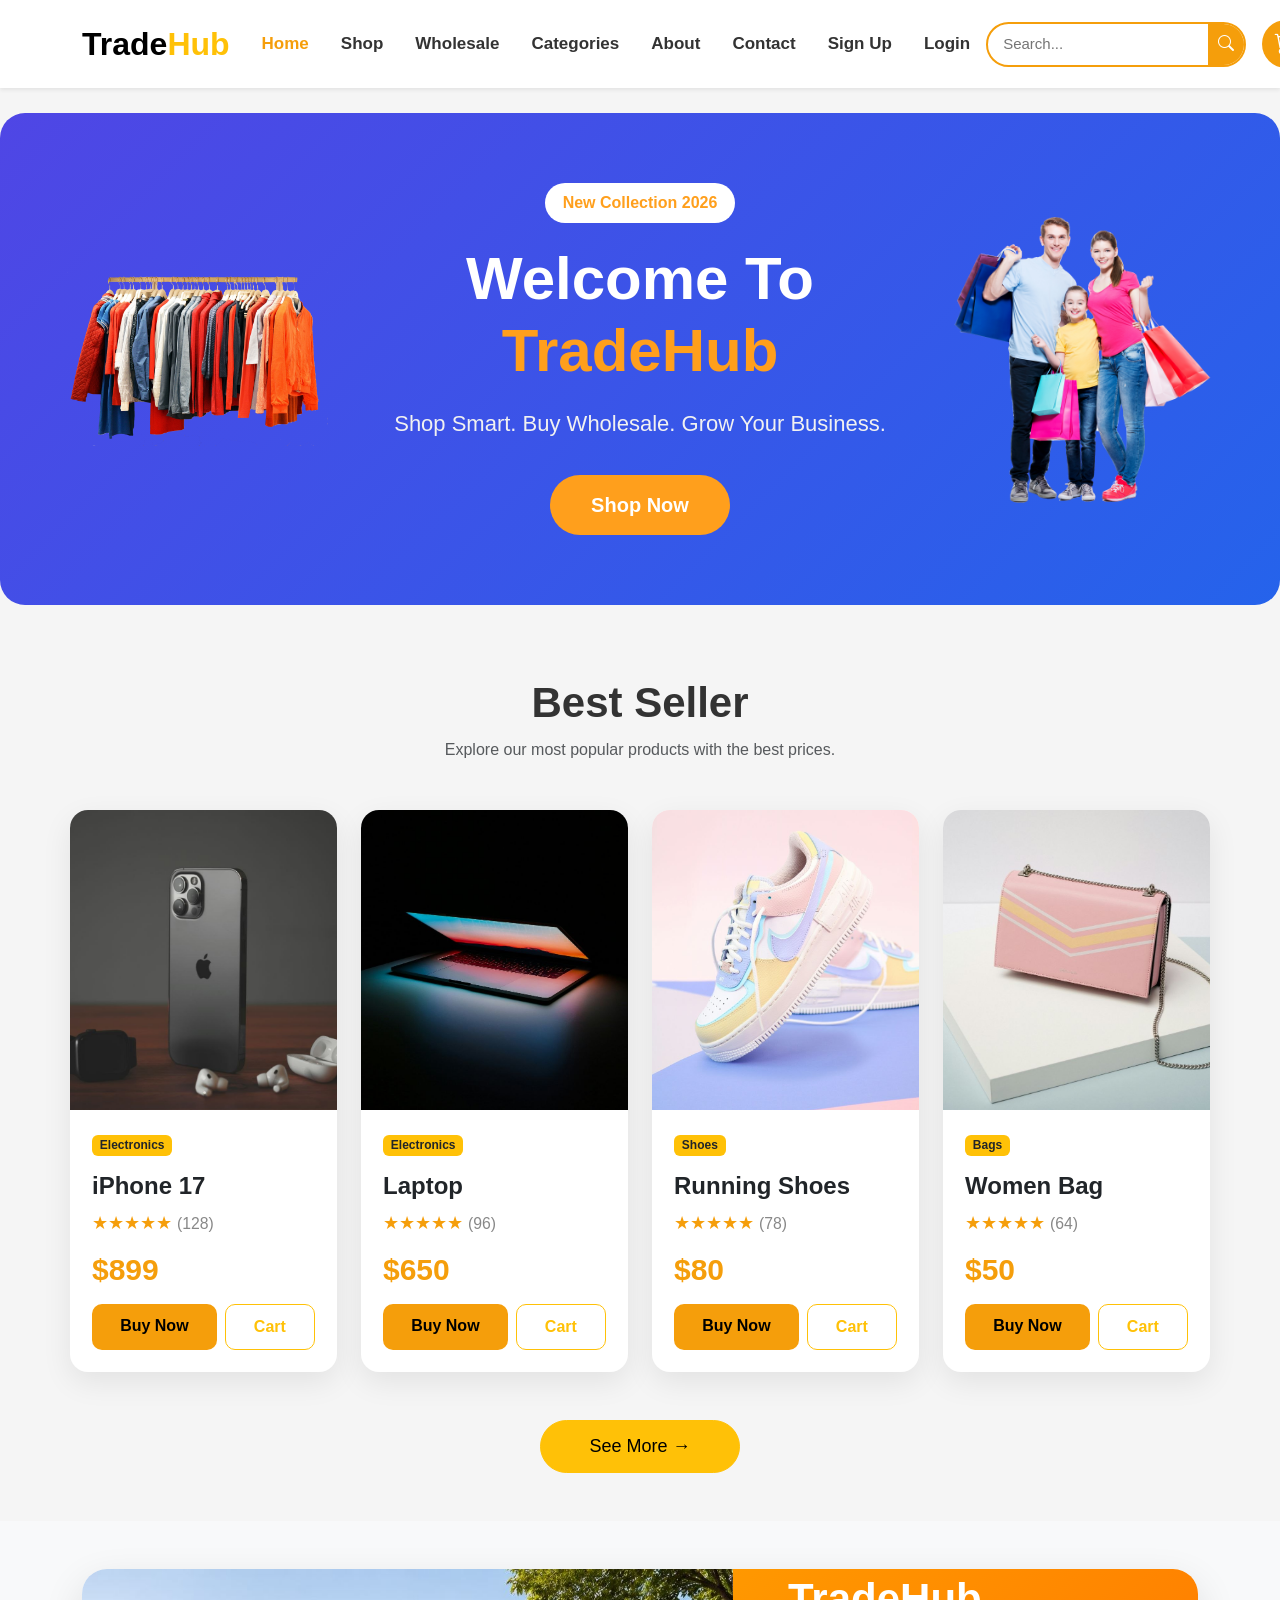
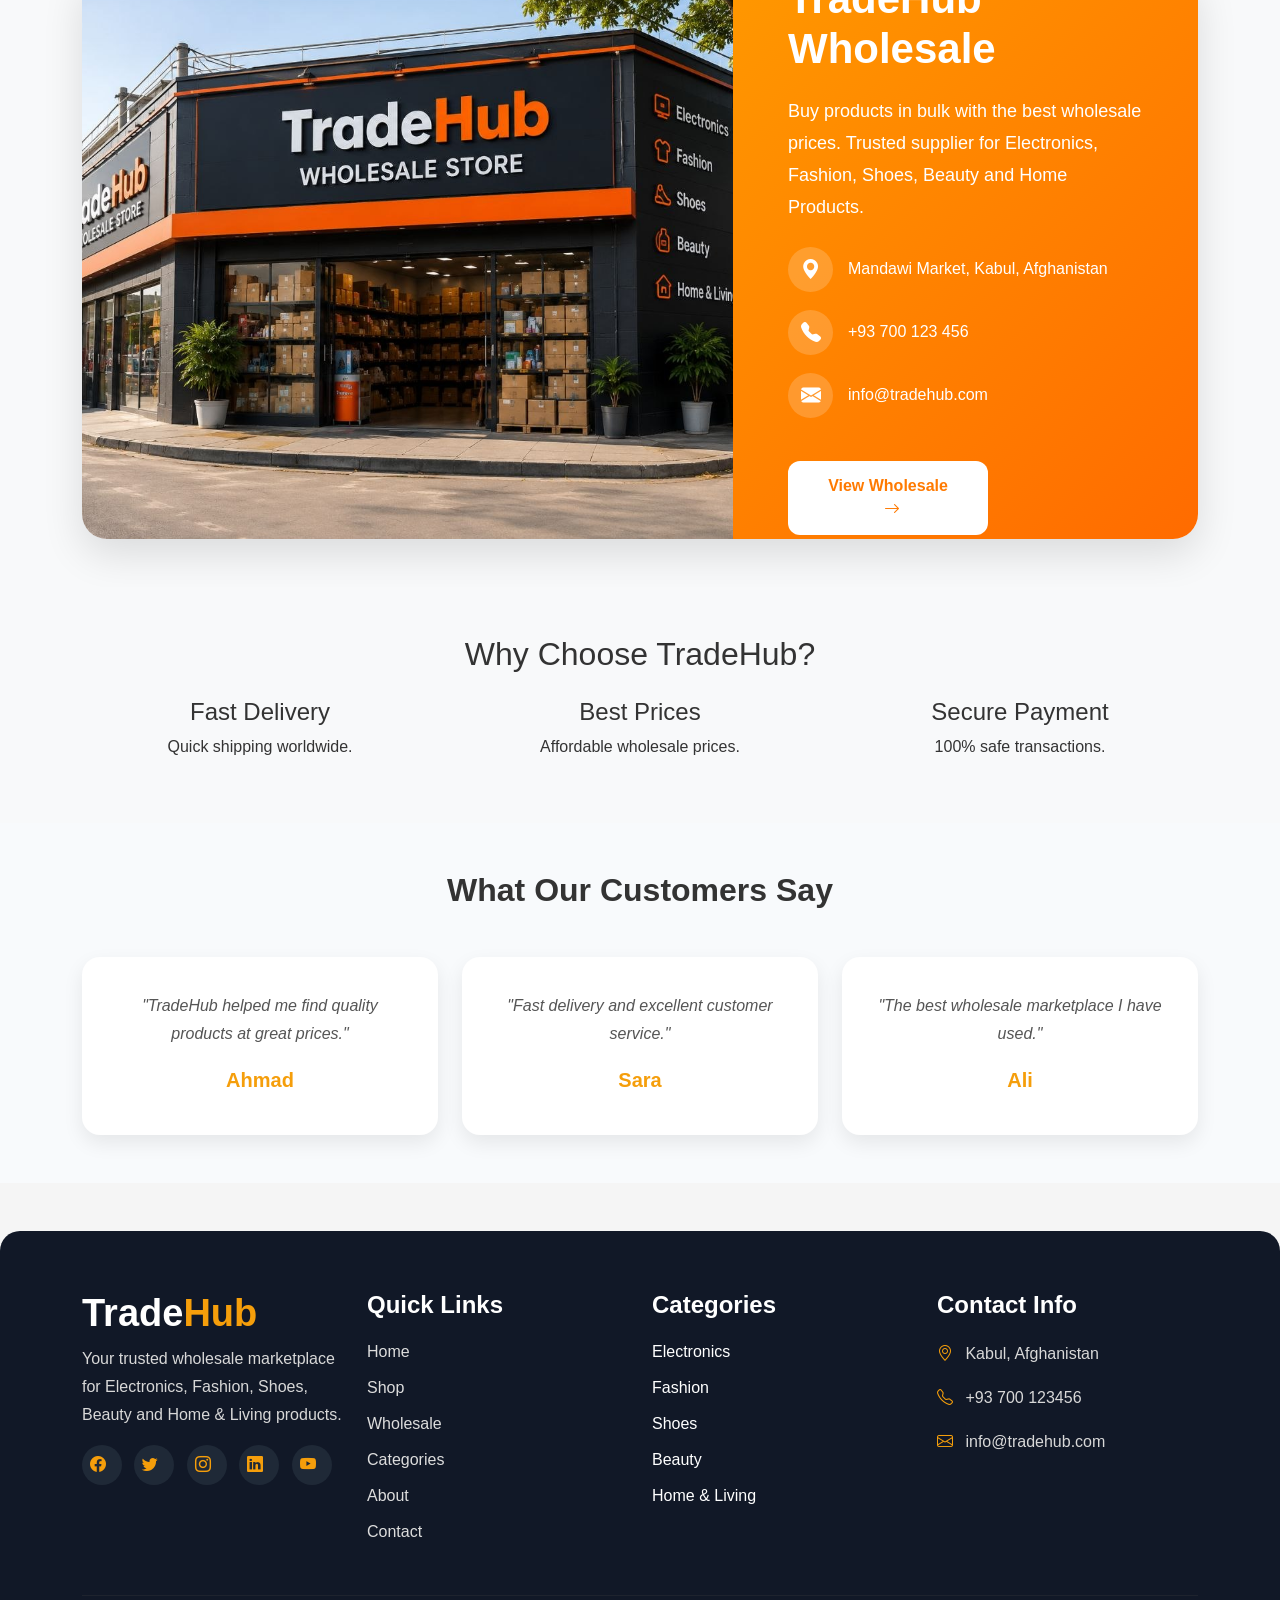
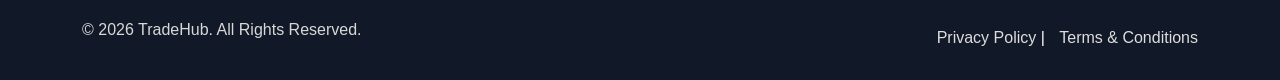
<file: TMP1jue7sj.html>
<!DOCTYPE html>
<html lang="en">
<head>
    <meta charset="UTF-8">
    <meta name="viewport" content="width=device-width, initial-scale=1.0">
    <title>TradeHub</title>

    <!-- Bootstrap CSS --> 
    <link href="https://cdn.jsdelivr.net/npm/bootstrap@5.3.7/dist/css/bootstrap.min.css" rel="stylesheet">
    <link href="style.css" rel="stylesheet" type="text/css">
	
	<!-- Bootstrap Icons -->
<link rel="stylesheet"
href="https://cdn.jsdelivr.net/npm/bootstrap-icons@1.11.3/font/bootstrap-icons.min.css">
</head>

<body>
<nav class="navbar navbar-expand-lg bg-white shadow-sm sticky-top">

    <div class="container">

        <!-- Logo -->
        <a class="navbar-brand fw-bold fs-2" href="index.html">
            Trade<span class="text-warning">Hub</span>
        </a>

        <!-- Mobile Button -->
        <button class="navbar-toggler"
                type="button"
                data-bs-toggle="collapse"
                data-bs-target="#navbarNav">

            <span class="navbar-toggler-icon"></span>

        </button>

        <!-- Menu -->
        <div class="collapse navbar-collapse" id="navbarNav">

            <ul class="navbar-nav mx-auto">

                <li class="nav-item">
                    <a class="nav-link active" href="index.html">Home</a>
                </li>

                <li class="nav-item">
                    <a class="nav-link" href="shop.html">Shop</a>
                </li>

                <li class="nav-item">
                    <a class="nav-link" href="wholesale.html">Wholesale</a>
                </li>

                <li class="nav-item">
                    <a class="nav-link" href="shop.html">Categories</a>
                </li>

                <li class="nav-item">
                    <a class="nav-link" href="about.html">About</a>
                </li>

                <li class="nav-item">
                    <a class="nav-link" href="contact.html">Contact</a>
                </li>

                <li class="nav-item">
                    <a class="nav-link" href="signup.html">Sign Up</a>
                </li>

                <li class="nav-item">
                    <a class="nav-link" href="login.html">Login</a>
                </li>

            </ul>
 <div class="d-flex align-items-center">

                <div class="search-box">

                    <input type="text" placeholder="Search...">

                    <button type="submit">
                        <i class="bi bi-search"></i>
                    </button>

                </div>

                <a href="#" class="cart-btn position-relative ms-3">
                 <i class="bi bi-cart"></i>
                </a>

            </div>
    </div>
	</div>
</nav>

<section class="home-hero">
    <div class="container">
        <div class="row align-items-center">

            <!-- Left Image -->
            <div class="col-lg-3 text-center">
                <img src="images/pngwing.com (4).png" class="hero-side-img hero-left" alt="Products">
            </div>

            <!-- Center Text -->
            <div class="col-lg-6 text-center hero-content">
                <span class="hero-badge">New Collection 2026</span>

                <h1>
                    Welcome To <br>
                    <span>TradeHub</span>
                </h1>

                <p>
                    Shop Smart. Buy Wholesale. Grow Your Business.
                </p>

                <a href="shop.html" class="btn hero-btn">
                    Shop Now
                </a>
            </div>

            <!-- Right Image -->
            <div class="col-lg-3 text-center">
                <img src="images/pngwing.com (8).png" class="hero-side-img hero-right" alt="Family Shopping">
            </div>

        </div>
    </div>
</section>
 <section class="container py-5 best-seller">

    <div class="text-center mb-5">
        <h2 class="seller-title">Best Seller</h2>
        <p class="text-muted">
            Explore our most popular products with the best prices.
        </p>
    </div>

    <div class="row g-4">

        <!-- Product 1 -->
        <div class="col-lg-3 col-md-6">
            <div class="card product-card">
                <img src="images/phone3.jpg" class="card-img-top">

                <div class="card-body">

                    <span class="badge bg-warning text-dark mb-2">
                        Electronics
                    </span>

                    <h4>iPhone 17</h4>

                    <div class="rating">
                        ★★★★★
                        <small>(128)</small>
                    </div>

                    <h3 class="price">$899</h3>

                    <div class="d-flex gap-2 mt-3">

                        <a href="product.html"
                           class="btn btn-warning flex-fill">
                            Buy Now
                        </a>

                        <a href="cart.html"
                           class="btn btn-outline-warning flex-fill">
                            Cart
                        </a>

                    </div>

                </div>
            </div>
        </div>

        <!-- Product 2 -->
        <div class="col-lg-3 col-md-6">

            <div class="card product-card">

                <img src="images/labtop.jpg" class="card-img-top">

                <div class="card-body">

                    <span class="badge bg-warning text-dark mb-2">
                        Electronics
                    </span>

                    <h4>Laptop</h4>

                    <div class="rating">
                        ★★★★★
                        <small>(96)</small>
                    </div>

                    <h3 class="price">$650</h3>

                    <div class="d-flex gap-2 mt-3">

                        <a href="#" class="btn btn-warning flex-fill">
                            Buy Now
                        </a>

                        <a href="#" class="btn btn-outline-warning flex-fill">
                            Cart
                        </a>

                    </div>

                </div>

            </div>

        </div>

        <!-- Product 3 -->
        <div class="col-lg-3 col-md-6">

            <div class="card product-card">

                <img src="images/shoes3.jpg" class="card-img-top">

                <div class="card-body">

                    <span class="badge bg-warning text-dark mb-2">
                        Shoes
                    </span>

                    <h4>Running Shoes</h4>

                    <div class="rating">
                        ★★★★★
                        <small>(78)</small>
                    </div>

                    <h3 class="price">$80</h3>

                    <div class="d-flex gap-2 mt-3">

                        <a href="#" class="btn btn-warning flex-fill">
                            Buy Now
                        </a>

                        <a href="#" class="btn btn-outline-warning flex-fill">
                            Cart
                        </a>

                    </div>

                </div>

            </div>

        </div>

        <!-- Product 4 -->
        <div class="col-lg-3 col-md-6">

            <div class="card product-card">

                <img src="images/bags5.jpg" class="card-img-top">

                <div class="card-body">

                    <span class="badge bg-warning text-dark mb-2">
                        Bags
                    </span>

                    <h4>Women Bag</h4>

                    <div class="rating">
                        ★★★★★
                        <small>(64)</small>
                    </div>

                    <h3 class="price">$50</h3>

                    <div class="d-flex gap-2 mt-3">
                    <a href="#" class="btn btn-warning flex-fill">
                            Buy Now
                        </a>

                        <a href="#" class="btn btn-outline-warning flex-fill">
                            Cart
                        </a>

                    </div>

                </div>

            </div>

        </div>

    </div>

    <div class="text-center mt-5">

        <a href="shop.html"
           class="btn btn-warning btn-lg px-5">
            See More →
        </a>

    </div>

</section>
<section class="wholesale-section py-5">

<div class="container">

<div class="wholesale-card">

<div class="row g-0">

<!-- Left Image -->

<div class="col-lg-7">

<div class="wholesale-image">

<img src="images/background3.jpg" class="img-fluid" alt="Wholesale">

</div>

</div>

<!-- Right Content -->

<div class="col-lg-5">

<div class="wholesale-content">

<h2>TradeHub Wholesale</h2>

<p class="mb-4">

Buy products in bulk with the best wholesale prices.
Trusted supplier for Electronics, Fashion, Shoes,
Beauty and Home Products.

</p>

<div class="info">

<div class="info-item">

<i class="bi bi-geo-alt-fill"></i>

<span>Mandawi Market, Kabul, Afghanistan</span>

</div>

<div class="info-item">

<i class="bi bi-telephone-fill"></i>

<span>+93 700 123 456</span>

</div>

<div class="info-item">

<i class="bi bi-envelope-fill"></i>

<span>info@tradehub.com</span>

</div>

</div>

<a href="wholesale.html" class="btn wholesale-btn">

View Wholesale

<i class="bi bi-arrow-right ms-2"></i>

</a>

</div>

</div>

</div>

</div>

</div>

</section>
<section class="bg-light py-5">
    <div class="container text-center">

        <h2>Why Choose TradeHub?</h2>

        <div class="row mt-4">

            <div class="col-md-4">
                <h4>Fast Delivery</h4>
                <p>Quick shipping worldwide.</p>
            </div>

            <div class="col-md-4">
                <h4>Best Prices</h4>
                <p>Affordable wholesale prices.</p>
            </div>

            <div class="col-md-4">
                <h4>Secure Payment</h4>
                <p>100% safe transactions.</p>
            </div>

        </div>
    </div>
</section>
	<!-- Testimonials Section -->
<section class="testimonials py-5">
    <div class="container">

        <h2 class="text-center mb-5">What Our Customers Say</h2>

        <div class="row g-4">

            <div class="col-md-4">
                <div class="testimonial-card">
                    <p>
                        "TradeHub helped me find quality products
                        at great prices."
                    </p>
                    <h5>Ahmad</h5>
                </div>
            </div>

            <div class="col-md-4">
                <div class="testimonial-card">
                    <p>
                        "Fast delivery and excellent customer service."
                    </p>
                    <h5>Sara</h5>
                </div>
            </div>

            <div class="col-md-4">
                <div class="testimonial-card">
                    <p>
                        "The best wholesale marketplace I have used."
                    </p>
                    <h5>Ali</h5>
                </div>
            </div>

        </div>

    </div>
</section>
<!-- ================= Footer ================= -->

<footer class="footer mt-5">

<div class="container">

<div class="row gy-4">

<!-- Logo -->

<div class="col-lg-3">

<h2 class="logo">
Trade<span>Hub</span>
</h2>

<p>
Your trusted wholesale marketplace for Electronics,
Fashion, Shoes, Beauty and Home &amp; Living products.
</p>

<div class="social">

<a href="#"><i class="bi bi-facebook"></i></a>

<a href="#"><i class="bi bi-twitter"></i></a>

<a href="#"><i class="bi bi-instagram"></i></a>

<a href="#"><i class="bi bi-linkedin"></i></a>

<a href="#"><i class="bi bi-youtube"></i></a>

</div>

</div>

<!-- Links -->

<div class="col-lg-3">

<h4>Quick Links</h4>

<ul>

<li><a href="# active">Home</a></li>

<li><a href="#">Shop</a></li>

<li><a href="#">Wholesale</a></li>

<li><a href="#">Categories</a></li>

<li><a href="#">About</a></li>

<li><a href="#">Contact</a></li>

</ul>

</div>

<!-- Categories -->

<div class="col-lg-3">

<h4>Categories</h4>

<ul>

<li>Electronics</li>

<li>Fashion</li>

<li>Shoes</li>

<li>Beauty</li>

<li>Home &amp; Living</li>

</ul>

</div>

<!-- Contact -->

<div class="col-lg-3">

<h4>Contact Info</h4>

<p><i class="bi bi-geo-alt"></i> Kabul, Afghanistan</p>

<p><i class="bi bi-telephone"></i> +93 700 123456</p>

<p><i class="bi bi-envelope"></i> info@tradehub.com</p>

</div>

</div>

<hr>

<div class="copyright">

<p>© 2026 TradeHub. All Rights Reserved.</p>

<div>

<a href="#">Privacy Policy</a>

|

<a href="#">Terms &amp; Conditions</a>

</div>

</div>

</div>

</footer>
<script src="https://cdn.jsdelivr.net/npm/bootstrap@5.3.3/dist/js/bootstrap.bundle.min.js"></script>
</body>
</html>
</file>
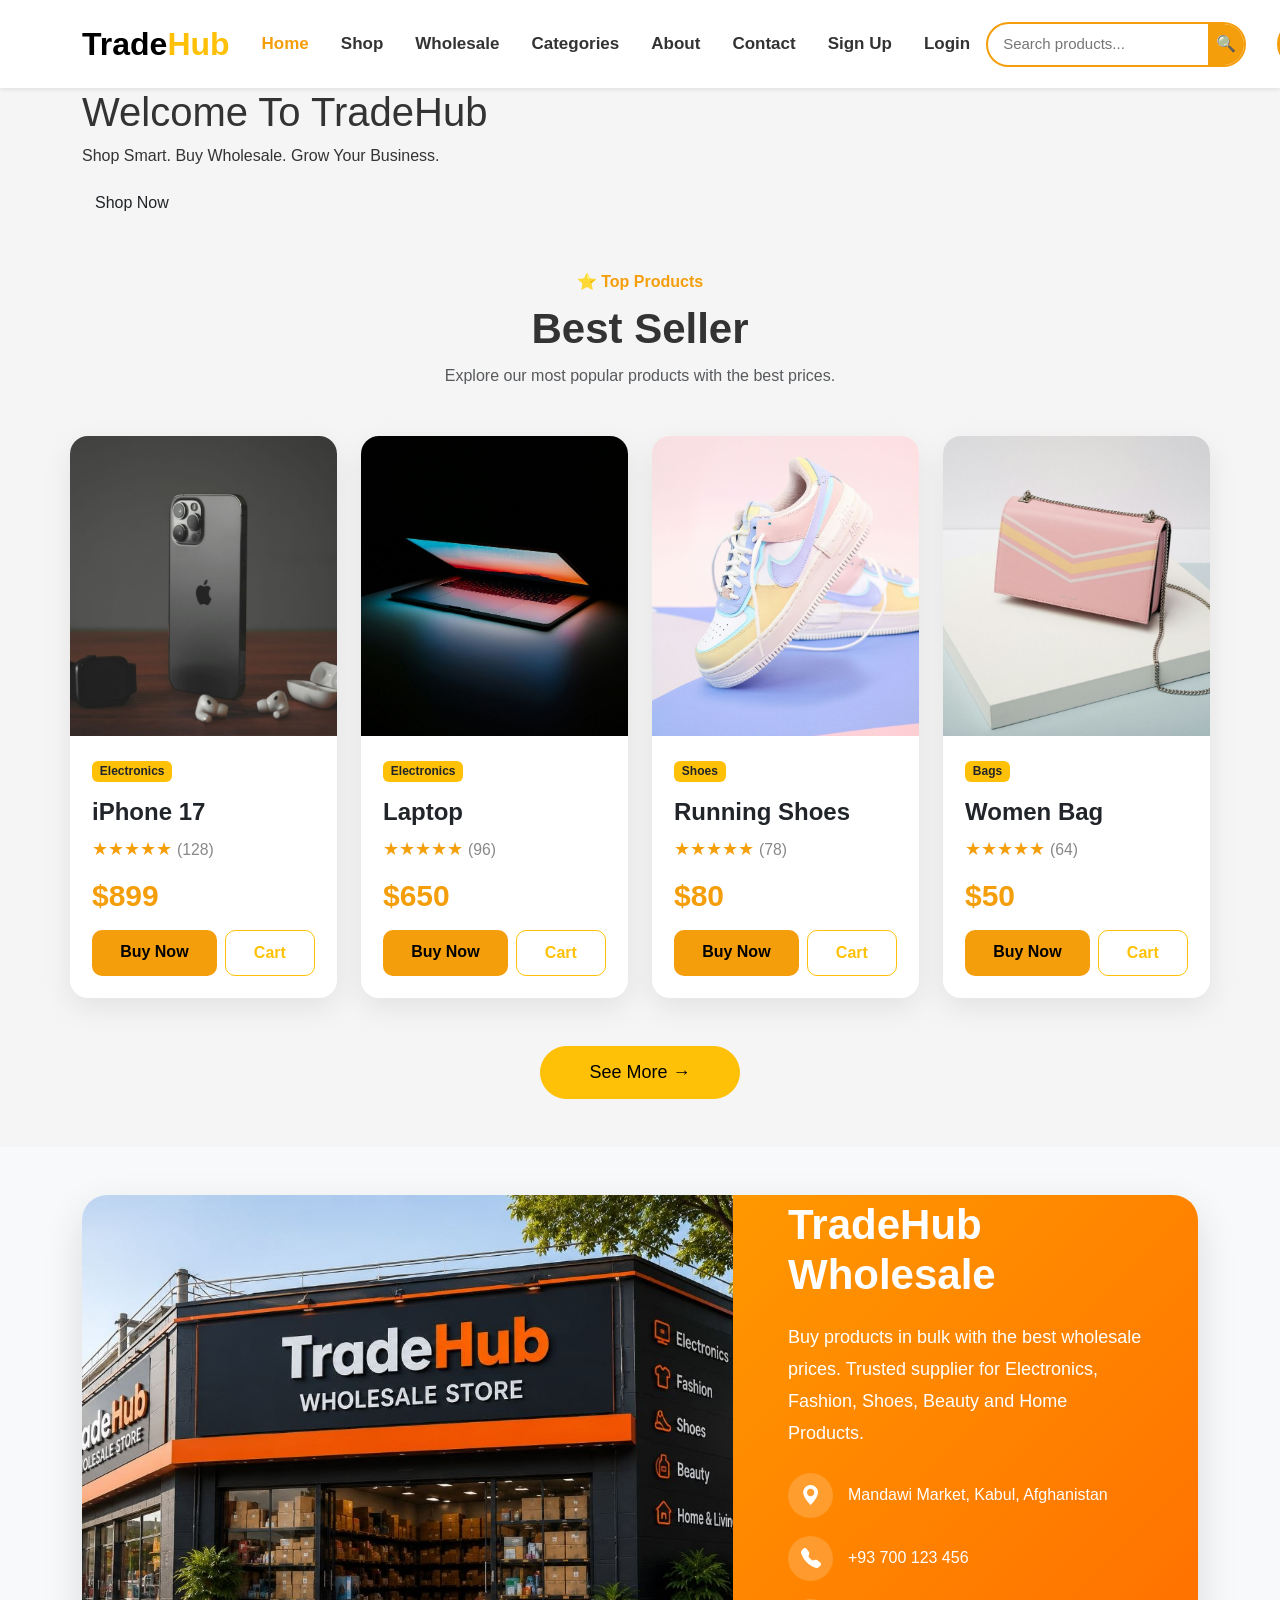
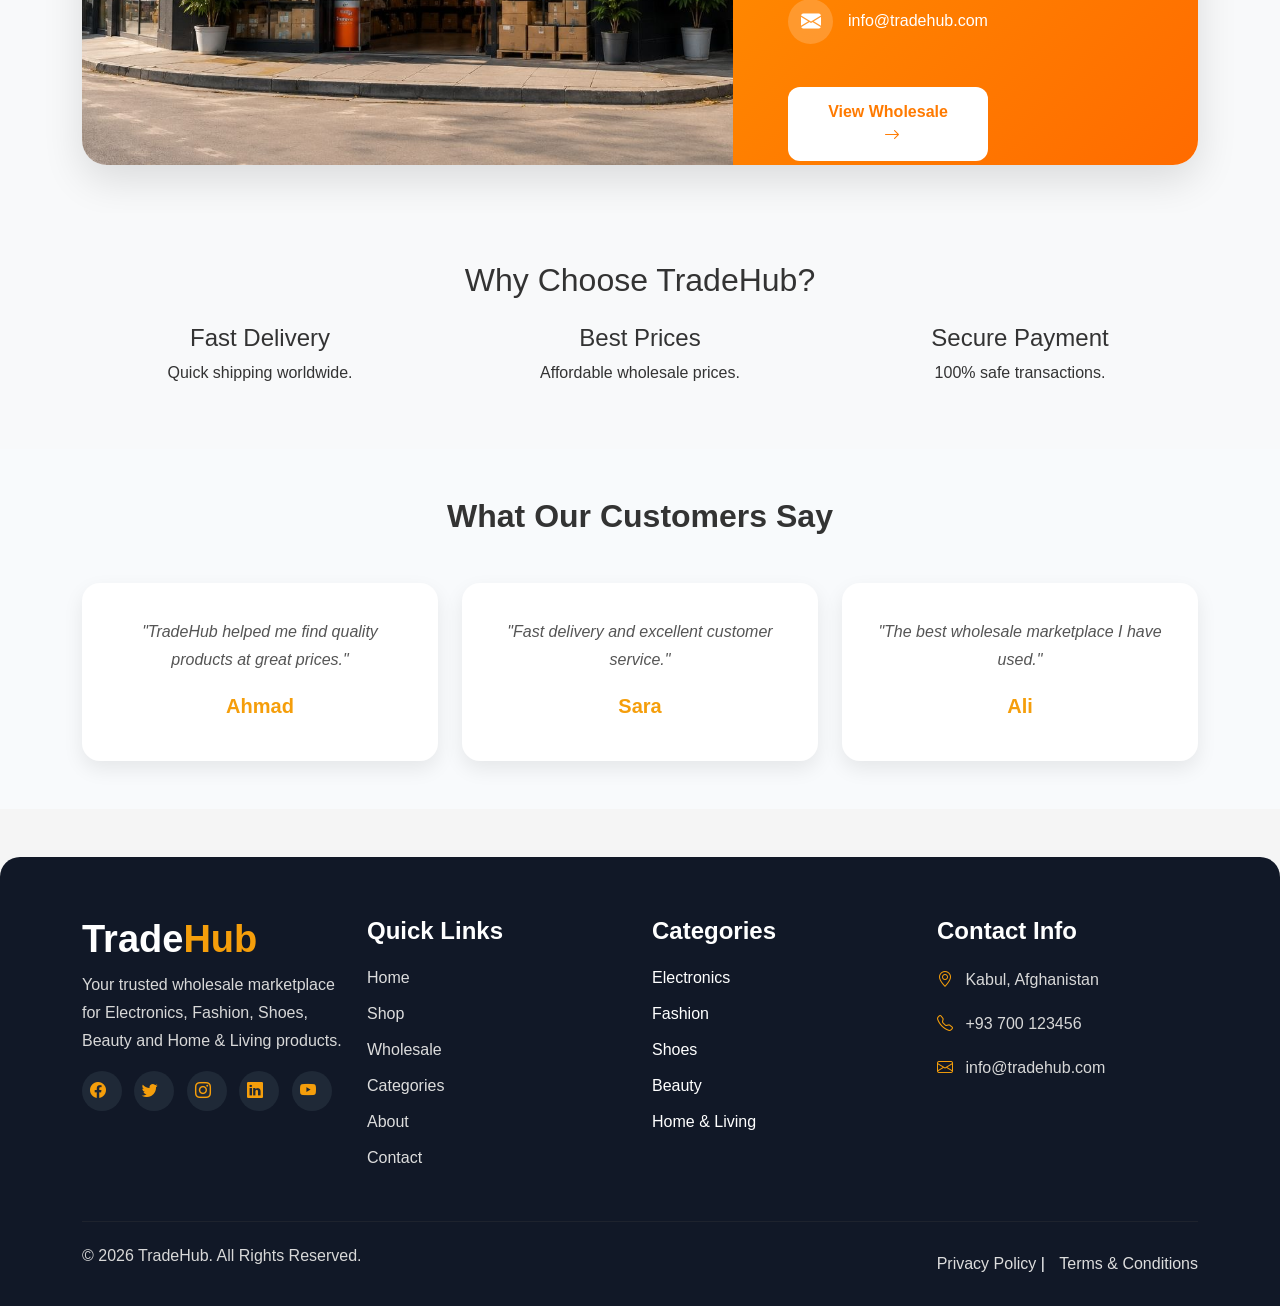
<file: TMP1ysgkdk.html>
<!DOCTYPE html>
<html lang="en">
<head>
    <meta charset="UTF-8">
    <meta name="viewport" content="width=device-width, initial-scale=1.0">
    <title>TradeHub</title>

    <!-- Bootstrap CSS --> 
    <link href="https://cdn.jsdelivr.net/npm/bootstrap@5.3.7/dist/css/bootstrap.min.css" rel="stylesheet">
    <link href="style.css" rel="stylesheet" type="text/css">
	
	<!-- Bootstrap Icons -->
<link rel="stylesheet"
href="https://cdn.jsdelivr.net/npm/bootstrap-icons@1.11.3/font/bootstrap-icons.min.css">
</head>

<body>
<nav class="navbar navbar-expand-lg bg-white shadow-sm sticky-top">

    <div class="container">

        <!-- Logo -->
        <a class="navbar-brand fw-bold fs-2" href="index.html">
            Trade<span class="text-warning">Hub</span>
        </a>

        <!-- Mobile Button -->
        <button class="navbar-toggler"
                type="button"
                data-bs-toggle="collapse"
                data-bs-target="#navbarNav">

            <span class="navbar-toggler-icon"></span>

        </button>

        <!-- Menu -->
        <div class="collapse navbar-collapse" id="navbarNav">

            <ul class="navbar-nav mx-auto">

                <li class="nav-item">
                    <a class="nav-link active" href="index.html">Home</a>
                </li>

                <li class="nav-item">
                    <a class="nav-link" href="shop.html">Shop</a>
                </li>

                <li class="nav-item">
                    <a class="nav-link" href="wholesale.html">Wholesale</a>
                </li>

                <li class="nav-item">
                    <a class="nav-link" href="#">Categories</a>
                </li>

                <li class="nav-item">
                    <a class="nav-link" href="about.html">About</a>
                </li>

                <li class="nav-item">
                    <a class="nav-link" href="contact.html">Contact</a>
                </li>

                <li class="nav-item">
                    <a class="nav-link" href="signup.html">Sign Up</a>
                </li>

                <li class="nav-item">
                    <a class="nav-link" href="login.html">Login</a>
                </li>

            </ul>
    <div class="search-box me-3">
        <input type="text" placeholder="Search products...">
        <button>
            🔍
        </button>
    </div>

    <!-- Cart -->
    <a href="cart.html" class="cart-btn">
        🛒 
    </a>

</div>

    </div>

</nav>

<!-- Hero Section -->
<section class="hero" >
    <div class="container">
        <h1>
            Welcome To TradeHub
        </h1>

        <p>
            Shop Smart. Buy Wholesale. Grow Your Business.
        </p>

        <a href="shop.html" class="btn">
            Shop Now
        </a>
    </div>
	</section>
	<!-- Best Seller -->
<section class="container py-5 best-seller">

    <div class="text-center mb-5">
        <span class="seller-subtitle">⭐ Top Products</span>
        <h2 class="seller-title">Best Seller</h2>
        <p class="text-muted">
            Explore our most popular products with the best prices.
        </p>
    </div>

    <div class="row g-4">

        <!-- Product 1 -->
        <div class="col-lg-3 col-md-6">
            <div class="card product-card">
                <img src="images/phone3.jpg" class="card-img-top">

                <div class="card-body">

                    <span class="badge bg-warning text-dark mb-2">
                        Electronics
                    </span>

                    <h4>iPhone 17</h4>

                    <div class="rating">
                        ★★★★★
                        <small>(128)</small>
                    </div>

                    <h3 class="price">$899</h3>

                    <div class="d-flex gap-2 mt-3">

                        <a href="product.html"
                           class="btn btn-warning flex-fill">
                            Buy Now
                        </a>

                        <a href="cart.html"
                           class="btn btn-outline-warning flex-fill">
                            Cart
                        </a>

                    </div>

                </div>
            </div>
        </div>

        <!-- Product 2 -->
        <div class="col-lg-3 col-md-6">

            <div class="card product-card">

                <img src="images/labtop.jpg" class="card-img-top">

                <div class="card-body">

                    <span class="badge bg-warning text-dark mb-2">
                        Electronics
                    </span>

                    <h4>Laptop</h4>

                    <div class="rating">
                        ★★★★★
                        <small>(96)</small>
                    </div>

                    <h3 class="price">$650</h3>

                    <div class="d-flex gap-2 mt-3">

                        <a href="#" class="btn btn-warning flex-fill">
                            Buy Now
                        </a>

                        <a href="#" class="btn btn-outline-warning flex-fill">
                            Cart
                        </a>

                    </div>

                </div>

            </div>

        </div>

        <!-- Product 3 -->
        <div class="col-lg-3 col-md-6">

            <div class="card product-card">

                <img src="images/shoes3.jpg" class="card-img-top">

                <div class="card-body">

                    <span class="badge bg-warning text-dark mb-2">
                        Shoes
                    </span>

                    <h4>Running Shoes</h4>

                    <div class="rating">
                        ★★★★★
                        <small>(78)</small>
                    </div>

                    <h3 class="price">$80</h3>

                    <div class="d-flex gap-2 mt-3">

                        <a href="#" class="btn btn-warning flex-fill">
                            Buy Now
                        </a>

                        <a href="#" class="btn btn-outline-warning flex-fill">
                            Cart
                        </a>

                    </div>

                </div>

            </div>

        </div>

        <!-- Product 4 -->
        <div class="col-lg-3 col-md-6">

            <div class="card product-card">

                <img src="images/bags5.jpg" class="card-img-top">

                <div class="card-body">

                    <span class="badge bg-warning text-dark mb-2">
                        Bags
                    </span>

                    <h4>Women Bag</h4>

                    <div class="rating">
                        ★★★★★
                        <small>(64)</small>
                    </div>

                    <h3 class="price">$50</h3>

                    <div class="d-flex gap-2 mt-3">
<a href="#" class="btn btn-warning flex-fill">
                            Buy Now
                        </a>

                        <a href="#" class="btn btn-outline-warning flex-fill">
                            Cart
                        </a>

                    </div>

                </div>

            </div>

        </div>

    </div>

    <div class="text-center mt-5">

        <a href="shop.html"
           class="btn btn-warning btn-lg px-5">
            See More →
        </a>

    </div>

</section> 
<section class="wholesale-section py-5">

<div class="container">

<div class="wholesale-card">

<div class="row g-0">

<!-- Left Image -->

<div class="col-lg-7">

<div class="wholesale-image">

<img src="images/background3.jpg" class="img-fluid" alt="Wholesale">

</div>

</div>

<!-- Right Content -->

<div class="col-lg-5">

<div class="wholesale-content">

<h2>TradeHub Wholesale</h2>

<p class="mb-4">

Buy products in bulk with the best wholesale prices.
Trusted supplier for Electronics, Fashion, Shoes,
Beauty and Home Products.

</p>

<div class="info">

<div class="info-item">

<i class="bi bi-geo-alt-fill"></i>

<span>Mandawi Market, Kabul, Afghanistan</span>

</div>

<div class="info-item">

<i class="bi bi-telephone-fill"></i>

<span>+93 700 123 456</span>

</div>

<div class="info-item">

<i class="bi bi-envelope-fill"></i>

<span>info@tradehub.com</span>

</div>

</div>

<a href="wholesale.html" class="btn wholesale-btn">

View Wholesale

<i class="bi bi-arrow-right ms-2"></i>

</a>

</div>

</div>

</div>

</div>

</div>

</section>
<section class="bg-light py-5">
    <div class="container text-center">

        <h2>Why Choose TradeHub?</h2>

        <div class="row mt-4">

            <div class="col-md-4">
                <h4>Fast Delivery</h4>
                <p>Quick shipping worldwide.</p>
            </div>

            <div class="col-md-4">
                <h4>Best Prices</h4>
                <p>Affordable wholesale prices.</p>
            </div>

            <div class="col-md-4">
                <h4>Secure Payment</h4>
                <p>100% safe transactions.</p>
            </div>

        </div>
    </div>
</section>
	<!-- Testimonials Section -->
<section class="testimonials py-5">
    <div class="container">

        <h2 class="text-center mb-5">What Our Customers Say</h2>

        <div class="row g-4">

            <div class="col-md-4">
                <div class="testimonial-card">
                    <p>
                        "TradeHub helped me find quality products
                        at great prices."
                    </p>
                    <h5>Ahmad</h5>
                </div>
            </div>

            <div class="col-md-4">
                <div class="testimonial-card">
                    <p>
                        "Fast delivery and excellent customer service."
                    </p>
                    <h5>Sara</h5>
                </div>
            </div>

            <div class="col-md-4">
                <div class="testimonial-card">
                    <p>
                        "The best wholesale marketplace I have used."
                    </p>
                    <h5>Ali</h5>
                </div>
            </div>

        </div>

    </div>
</section>
<!-- ================= Footer ================= -->

<footer class="footer mt-5">

<div class="container">

<div class="row gy-4">

<!-- Logo -->

<div class="col-lg-3">

<h2 class="logo">
Trade<span>Hub</span>
</h2>

<p>
Your trusted wholesale marketplace for Electronics,
Fashion, Shoes, Beauty and Home &amp; Living products.
</p>

<div class="social">

<a href="#"><i class="bi bi-facebook"></i></a>

<a href="#"><i class="bi bi-twitter"></i></a>

<a href="#"><i class="bi bi-instagram"></i></a>

<a href="#"><i class="bi bi-linkedin"></i></a>

<a href="#"><i class="bi bi-youtube"></i></a>

</div>

</div>

<!-- Links -->

<div class="col-lg-3">

<h4>Quick Links</h4>

<ul>

<li><a href="# active">Home</a></li>

<li><a href="#">Shop</a></li>

<li><a href="#">Wholesale</a></li>

<li><a href="#">Categories</a></li>

<li><a href="#">About</a></li>

<li><a href="#">Contact</a></li>

</ul>

</div>

<!-- Categories -->

<div class="col-lg-3">

<h4>Categories</h4>

<ul>

<li>Electronics</li>

<li>Fashion</li>

<li>Shoes</li>

<li>Beauty</li>

<li>Home &amp; Living</li>

</ul>

</div>

<!-- Contact -->

<div class="col-lg-3">

<h4>Contact Info</h4>

<p><i class="bi bi-geo-alt"></i> Kabul, Afghanistan</p>

<p><i class="bi bi-telephone"></i> +93 700 123456</p>

<p><i class="bi bi-envelope"></i> info@tradehub.com</p>

</div>

</div>

<hr>

<div class="copyright">

<p>© 2026 TradeHub. All Rights Reserved.</p>

<div>

<a href="#">Privacy Policy</a>

|

<a href="#">Terms &amp; Conditions</a>

</div>

</div>

</div>

</footer>
<script src="https://cdn.jsdelivr.net/npm/bootstrap@5.3.3/dist/js/bootstrap.bundle.min.js"></script>
</body>
</html>
</file>
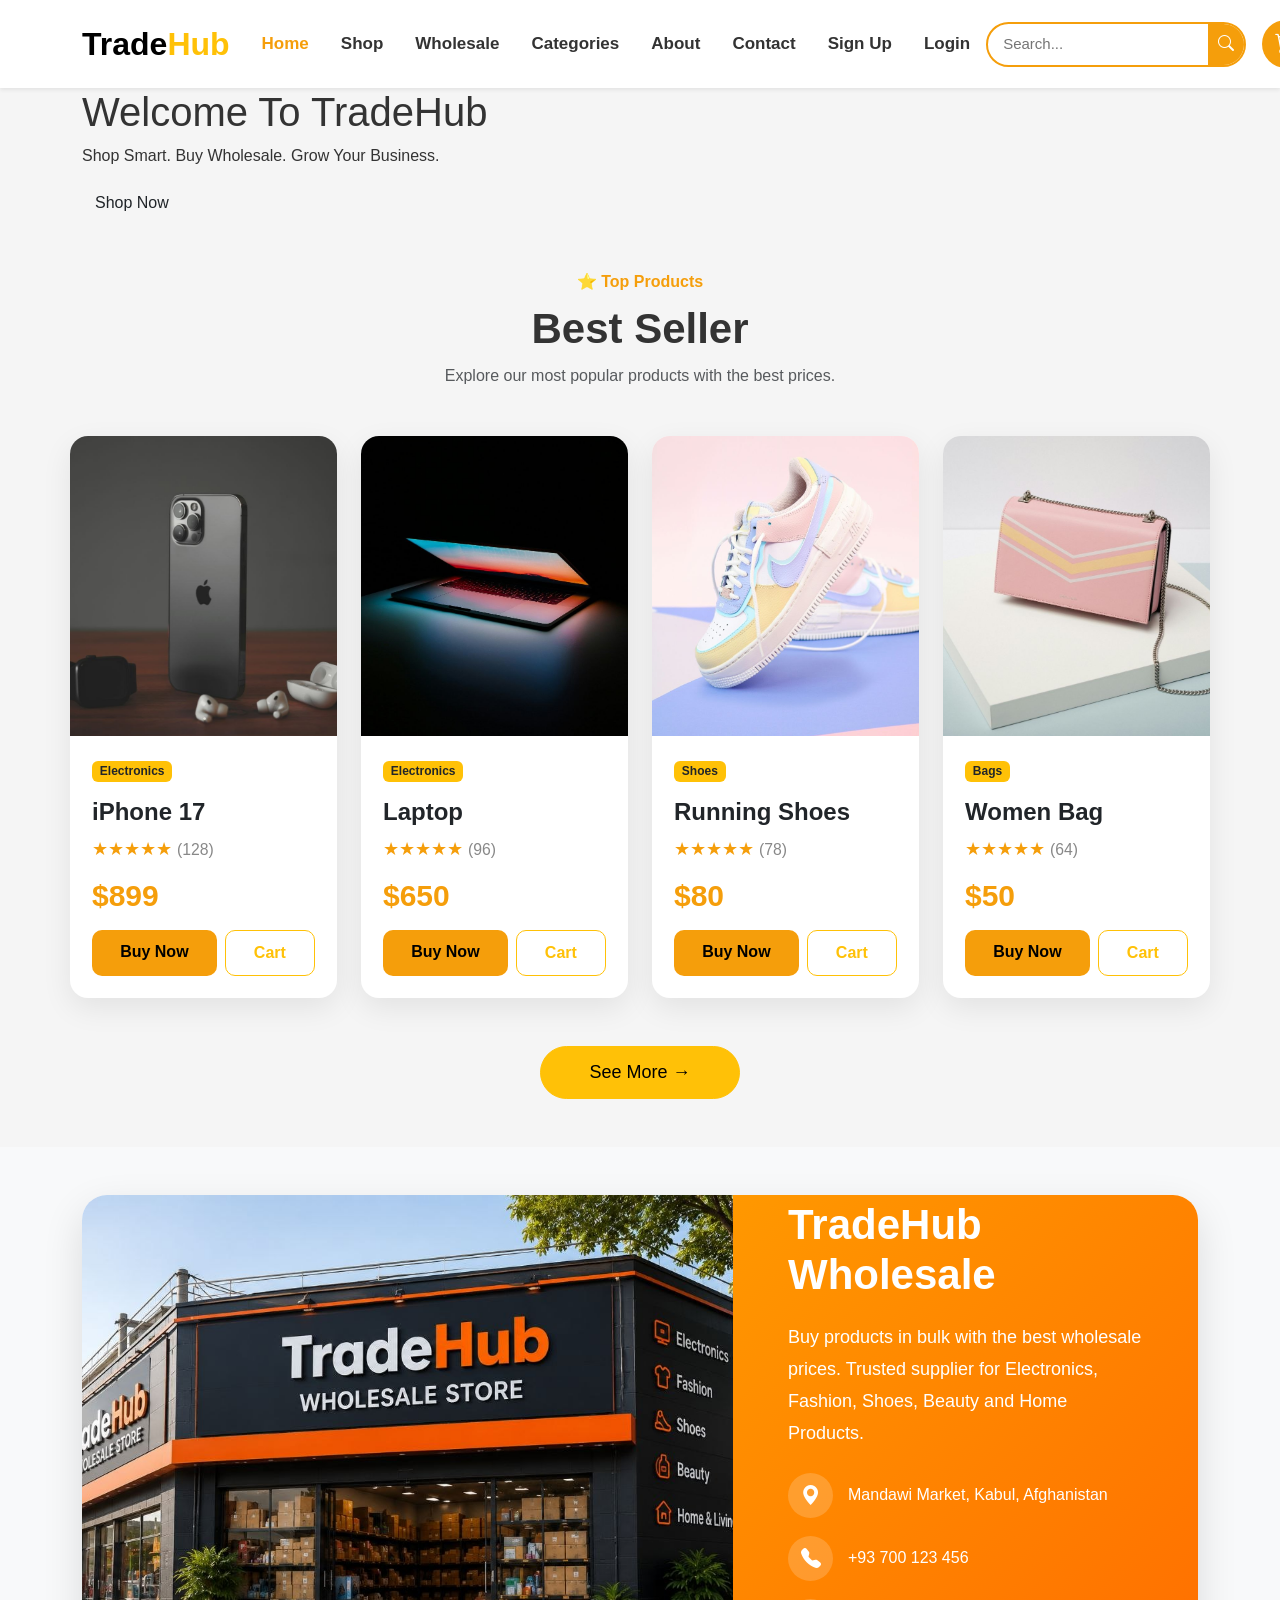
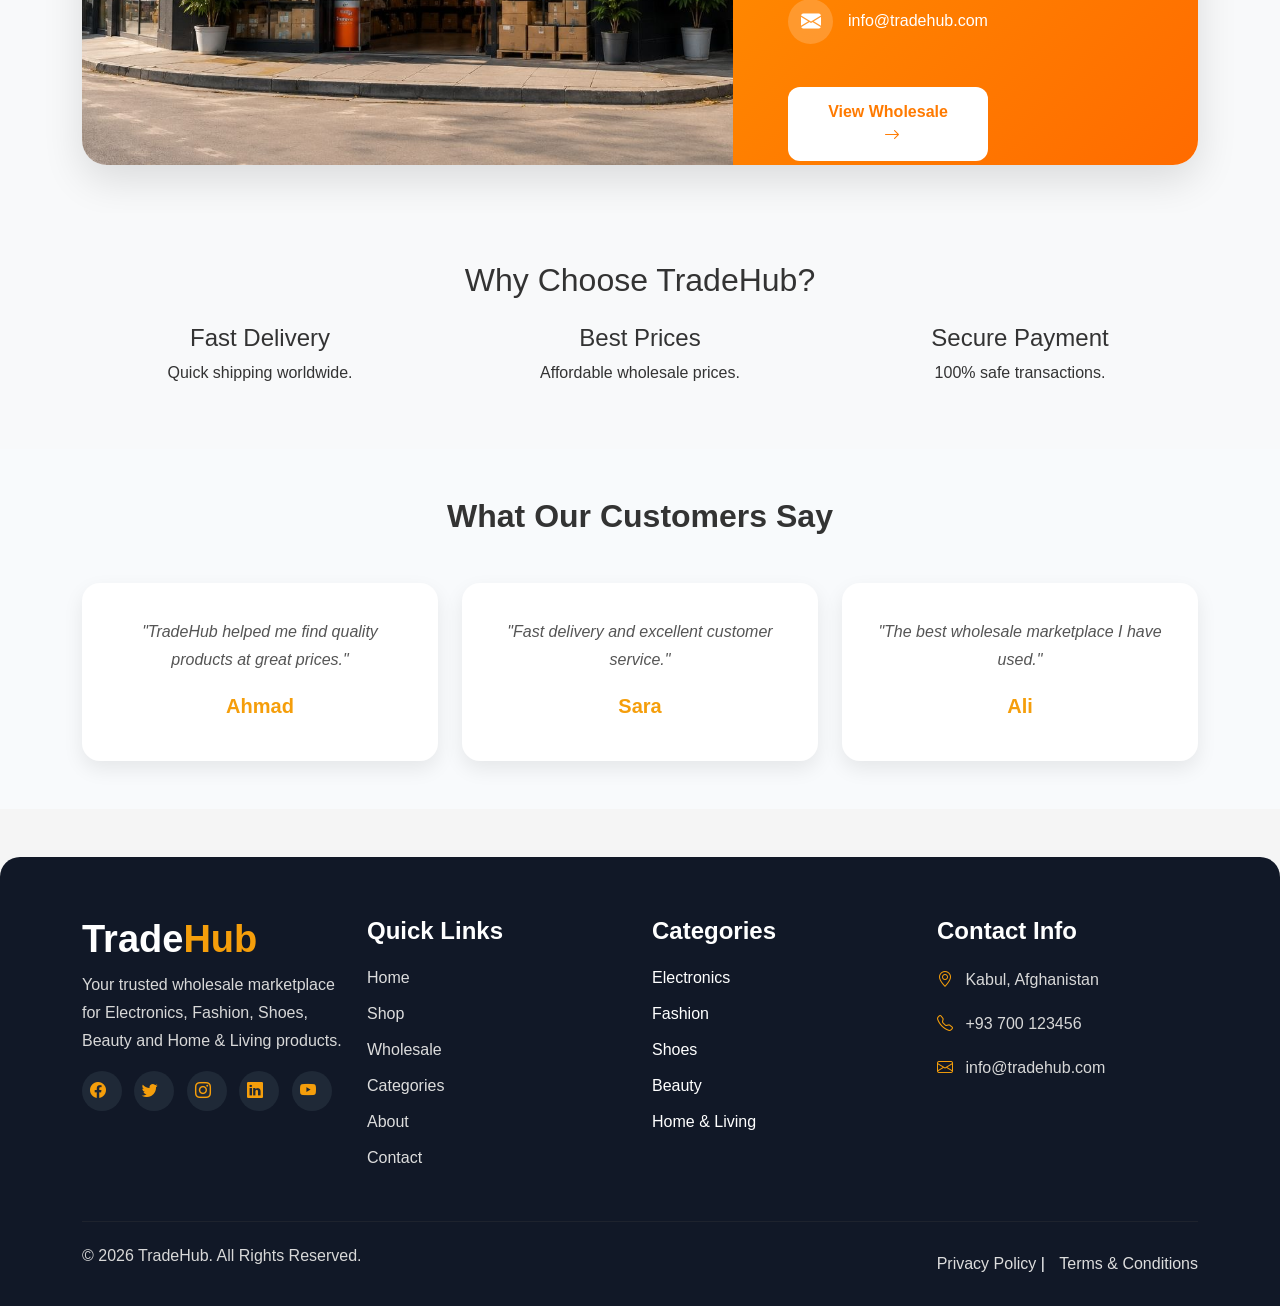
<file: TMPg3stqk.html>
<!DOCTYPE html>
<html lang="en">
<head>
    <meta charset="UTF-8">
    <meta name="viewport" content="width=device-width, initial-scale=1.0">
    <title>TradeHub</title>

    <!-- Bootstrap CSS --> 
    <link href="https://cdn.jsdelivr.net/npm/bootstrap@5.3.7/dist/css/bootstrap.min.css" rel="stylesheet">
    <link href="style.css" rel="stylesheet" type="text/css">
	
	<!-- Bootstrap Icons -->
<link rel="stylesheet"
href="https://cdn.jsdelivr.net/npm/bootstrap-icons@1.11.3/font/bootstrap-icons.min.css">
</head>

<body>
<nav class="navbar navbar-expand-lg bg-white shadow-sm sticky-top">

    <div class="container">

        <!-- Logo -->
        <a class="navbar-brand fw-bold fs-2" href="index.html">
            Trade<span class="text-warning">Hub</span>
        </a>

        <!-- Mobile Button -->
        <button class="navbar-toggler"
                type="button"
                data-bs-toggle="collapse"
                data-bs-target="#navbarNav">

            <span class="navbar-toggler-icon"></span>

        </button>

        <!-- Menu -->
        <div class="collapse navbar-collapse" id="navbarNav">

            <ul class="navbar-nav mx-auto">

                <li class="nav-item">
                    <a class="nav-link active" href="index.html">Home</a>
                </li>

                <li class="nav-item">
                    <a class="nav-link" href="shop.html">Shop</a>
                </li>

                <li class="nav-item">
                    <a class="nav-link" href="wholesale.html">Wholesale</a>
                </li>

                <li class="nav-item">
                    <a class="nav-link" href="#">Categories</a>
                </li>

                <li class="nav-item">
                    <a class="nav-link" href="about.html">About</a>
                </li>

                <li class="nav-item">
                    <a class="nav-link" href="contact.html">Contact</a>
                </li>

                <li class="nav-item">
                    <a class="nav-link" href="signup.html">Sign Up</a>
                </li>

                <li class="nav-item">
                    <a class="nav-link" href="login.html">Login</a>
                </li>

            </ul>
 <div class="d-flex align-items-center">

                <div class="search-box">

                    <input type="text" placeholder="Search...">

                    <button type="submit">
                        <i class="bi bi-search"></i>
                    </button>

                </div>

                <a href="cart.html" class="cart-btn position-relative ms-3">

                    <i class="bi bi-cart3"></i>

                    <span class="cart-count">0</span>

                </a>

            </div>


    </div>

</nav>

<!-- Hero Section -->
<section class="hero" >
    <div class="container">
        <h1>
            Welcome To TradeHub
        </h1>

        <p>
            Shop Smart. Buy Wholesale. Grow Your Business.
        </p>

        <a href="shop.html" class="btn">
            Shop Now
        </a>
    </div>
	</section>
	<!-- Best Seller -->
<section class="container py-5 best-seller">

    <div class="text-center mb-5">
        <span class="seller-subtitle">⭐ Top Products</span>
        <h2 class="seller-title">Best Seller</h2>
        <p class="text-muted">
            Explore our most popular products with the best prices.
        </p>
    </div>

    <div class="row g-4">

        <!-- Product 1 -->
        <div class="col-lg-3 col-md-6">
            <div class="card product-card">
                <img src="images/phone3.jpg" class="card-img-top">

                <div class="card-body">

                    <span class="badge bg-warning text-dark mb-2">
                        Electronics
                    </span>

                    <h4>iPhone 17</h4>

                    <div class="rating">
                        ★★★★★
                        <small>(128)</small>
                    </div>

                    <h3 class="price">$899</h3>

                    <div class="d-flex gap-2 mt-3">

                        <a href="product.html"
                           class="btn btn-warning flex-fill">
                            Buy Now
                        </a>

                        <a href="cart.html"
                           class="btn btn-outline-warning flex-fill">
                            Cart
                        </a>

                    </div>

                </div>
            </div>
        </div>

        <!-- Product 2 -->
        <div class="col-lg-3 col-md-6">

            <div class="card product-card">

                <img src="images/labtop.jpg" class="card-img-top">

                <div class="card-body">

                    <span class="badge bg-warning text-dark mb-2">
                        Electronics
                    </span>

                    <h4>Laptop</h4>

                    <div class="rating">
                        ★★★★★
                        <small>(96)</small>
                    </div>

                    <h3 class="price">$650</h3>

                    <div class="d-flex gap-2 mt-3">

                        <a href="#" class="btn btn-warning flex-fill">
                            Buy Now
                        </a>

                        <a href="#" class="btn btn-outline-warning flex-fill">
                            Cart
                        </a>

                    </div>

                </div>

            </div>

        </div>

        <!-- Product 3 -->
        <div class="col-lg-3 col-md-6">

            <div class="card product-card">

                <img src="images/shoes3.jpg" class="card-img-top">

                <div class="card-body">

                    <span class="badge bg-warning text-dark mb-2">
                        Shoes
                    </span>

                    <h4>Running Shoes</h4>

                    <div class="rating">
                        ★★★★★
                        <small>(78)</small>
                    </div>

                    <h3 class="price">$80</h3>

                    <div class="d-flex gap-2 mt-3">

                        <a href="#" class="btn btn-warning flex-fill">
                            Buy Now
                        </a>

                        <a href="#" class="btn btn-outline-warning flex-fill">
                            Cart
                        </a>

                    </div>

                </div>

            </div>

        </div>

        <!-- Product 4 -->
        <div class="col-lg-3 col-md-6">

            <div class="card product-card">

                <img src="images/bags5.jpg" class="card-img-top">

                <div class="card-body">

                    <span class="badge bg-warning text-dark mb-2">
                        Bags
                    </span>

                    <h4>Women Bag</h4>

                    <div class="rating">
                        ★★★★★
                        <small>(64)</small>
                    </div>

                    <h3 class="price">$50</h3>

                    <div class="d-flex gap-2 mt-3">
<a href="#" class="btn btn-warning flex-fill">
                            Buy Now
                        </a>

                        <a href="#" class="btn btn-outline-warning flex-fill">
                            Cart
                        </a>

                    </div>

                </div>

            </div>

        </div>

    </div>

    <div class="text-center mt-5">

        <a href="shop.html"
           class="btn btn-warning btn-lg px-5">
            See More →
        </a>

    </div>

</section> 
<section class="wholesale-section py-5">

<div class="container">

<div class="wholesale-card">

<div class="row g-0">

<!-- Left Image -->

<div class="col-lg-7">

<div class="wholesale-image">

<img src="images/background3.jpg" class="img-fluid" alt="Wholesale">

</div>

</div>

<!-- Right Content -->

<div class="col-lg-5">

<div class="wholesale-content">

<h2>TradeHub Wholesale</h2>

<p class="mb-4">

Buy products in bulk with the best wholesale prices.
Trusted supplier for Electronics, Fashion, Shoes,
Beauty and Home Products.

</p>

<div class="info">

<div class="info-item">

<i class="bi bi-geo-alt-fill"></i>

<span>Mandawi Market, Kabul, Afghanistan</span>

</div>

<div class="info-item">

<i class="bi bi-telephone-fill"></i>

<span>+93 700 123 456</span>

</div>

<div class="info-item">

<i class="bi bi-envelope-fill"></i>

<span>info@tradehub.com</span>

</div>

</div>

<a href="wholesale.html" class="btn wholesale-btn">

View Wholesale

<i class="bi bi-arrow-right ms-2"></i>

</a>

</div>

</div>

</div>

</div>

</div>

</section>
<section class="bg-light py-5">
    <div class="container text-center">

        <h2>Why Choose TradeHub?</h2>

        <div class="row mt-4">

            <div class="col-md-4">
                <h4>Fast Delivery</h4>
                <p>Quick shipping worldwide.</p>
            </div>

            <div class="col-md-4">
                <h4>Best Prices</h4>
                <p>Affordable wholesale prices.</p>
            </div>

            <div class="col-md-4">
                <h4>Secure Payment</h4>
                <p>100% safe transactions.</p>
            </div>

        </div>
    </div>
</section>
	<!-- Testimonials Section -->
<section class="testimonials py-5">
    <div class="container">

        <h2 class="text-center mb-5">What Our Customers Say</h2>

        <div class="row g-4">

            <div class="col-md-4">
                <div class="testimonial-card">
                    <p>
                        "TradeHub helped me find quality products
                        at great prices."
                    </p>
                    <h5>Ahmad</h5>
                </div>
            </div>

            <div class="col-md-4">
                <div class="testimonial-card">
                    <p>
                        "Fast delivery and excellent customer service."
                    </p>
                    <h5>Sara</h5>
                </div>
            </div>

            <div class="col-md-4">
                <div class="testimonial-card">
                    <p>
                        "The best wholesale marketplace I have used."
                    </p>
                    <h5>Ali</h5>
                </div>
            </div>

        </div>

    </div>
</section>
<!-- ================= Footer ================= -->

<footer class="footer mt-5">

<div class="container">

<div class="row gy-4">

<!-- Logo -->

<div class="col-lg-3">

<h2 class="logo">
Trade<span>Hub</span>
</h2>

<p>
Your trusted wholesale marketplace for Electronics,
Fashion, Shoes, Beauty and Home &amp; Living products.
</p>

<div class="social">

<a href="#"><i class="bi bi-facebook"></i></a>

<a href="#"><i class="bi bi-twitter"></i></a>

<a href="#"><i class="bi bi-instagram"></i></a>

<a href="#"><i class="bi bi-linkedin"></i></a>

<a href="#"><i class="bi bi-youtube"></i></a>

</div>

</div>

<!-- Links -->

<div class="col-lg-3">

<h4>Quick Links</h4>

<ul>

<li><a href="# active">Home</a></li>

<li><a href="#">Shop</a></li>

<li><a href="#">Wholesale</a></li>

<li><a href="#">Categories</a></li>

<li><a href="#">About</a></li>

<li><a href="#">Contact</a></li>

</ul>

</div>

<!-- Categories -->

<div class="col-lg-3">

<h4>Categories</h4>

<ul>

<li>Electronics</li>

<li>Fashion</li>

<li>Shoes</li>

<li>Beauty</li>

<li>Home &amp; Living</li>

</ul>

</div>

<!-- Contact -->

<div class="col-lg-3">

<h4>Contact Info</h4>

<p><i class="bi bi-geo-alt"></i> Kabul, Afghanistan</p>

<p><i class="bi bi-telephone"></i> +93 700 123456</p>

<p><i class="bi bi-envelope"></i> info@tradehub.com</p>

</div>

</div>

<hr>

<div class="copyright">

<p>© 2026 TradeHub. All Rights Reserved.</p>

<div>

<a href="#">Privacy Policy</a>

|

<a href="#">Terms &amp; Conditions</a>

</div>

</div>

</div>

</footer>
<script src="https://cdn.jsdelivr.net/npm/bootstrap@5.3.3/dist/js/bootstrap.bundle.min.js"></script>
</body>
</html>
</file>
<file: style.css>
@charset "utf-8";

/*=================================
           RESET
==================================*/

*{
    margin:0;
    padding:0;
    box-sizing:border-box;
}

body{
    font-family:Arial,sans-serif;
    background:#f5f5f5;
    color:#333;
    overflow-x:hidden;
}

img{
    max-width:100%;
    display:block;
}

a{
    text-decoration:none;
}

/*=================================
            NAVBAR
==================================*/

.navbar{
    background:#fff;
    padding:15px 0;
    box-shadow:0 2px 12px rgba(0,0,0,.08);
}

.navbar-brand{
    font-size:38px;
    font-weight:700;
}

.navbar-brand span{
    color:#f59e0b;
}

.navbar-nav{
    margin:auto;
}

.navbar-nav .nav-item{
    margin:0 8px;
}

.navbar-nav .nav-link{
    color:#333;
    font-size:17px;
    font-weight:600;
    transition:.3s;
    white-space:nowrap;
}

.navbar-nav .nav-link:hover,
.navbar-nav .nav-link.active{
    color:#f59e0b !important;
}

/*=================================
        SEARCH & CART
==================================*/

.search-box{
    display:flex;
    align-items:center;
    width:260px;
    height:45px;
    background:#fff;
    border:2px solid #f59e0b;
    border-radius:50px;
    overflow:hidden;
}

.search-box input{
    flex:1;
    border:none;
    outline:none;
    background:transparent;
    padding:0 15px;
    font-size:15px;
}

.search-box button{
    width:50px;
    height:45px;
    border:none;
    background:#f59e0b;
    color:#fff;
    cursor:pointer;
    transition:.3s;
}

.search-box button:hover{
    background:#d97706;
}

.cart-btn{
    position:relative;
    width:48px;
    height:48px;
    margin-left:15px;
    border-radius:50%;
    background:#f59e0b;
    color:#fff;
    display:flex;
    justify-content:center;
    align-items:center;
    font-size:22px;
    transition:.3s;
}

.cart-btn:hover{
    background:#d97706;
    color:#fff;
    transform:scale(1.08);
}

.cart-count{
    position:absolute;
    top:-5px;
    right:-5px;
    width:20px;
    height:20px;
    border-radius:50%;
    background:red;
    color:#fff;
    display:flex;
    justify-content:center;
    align-items:center;
    font-size:11px;
    font-weight:bold;
}
/* =========================
        SHOP HERO
========================= */

.hero-shop{
    background: linear-gradient(135deg,#fffaf3 0%,#ffe8c2 55%,#ffd28a 100%);
    border-radius:25px;
    margin:20px 0 40px;
    padding:40px 50px;
    overflow:hidden;
    min-height: 420px;	
}

.hero-shop .badge-sale{
    display:inline-block;
    background:#fff;
    color:#f59e0b;
    padding:10px 20px;
    border-radius:30px;
    font-weight:700;
    box-shadow:0 5px 15px rgba(0,0,0,.08);
}

.hero-shop h1{
    font-size:58px;
    font-weight:800;
    color:#222;
    line-height:1.2;
    margin:25px 0 15px;
}

.hero-shop h1 span{
    color:#f59e0b;
}

.hero-shop p{
    font-size:19px;
    color:#666;
    line-height:32px;
    margin-bottom:30px;
}

.hero-shop .btn-warning{
	width: 180px;
	height: 50px;
    background:#f59e0b;
    border:none;
    color:#fff;
    padding:14px 35px;
    border-radius:35px;
    font-weight:700;
    transition:.3s;
}

.hero-shop .btn-warning:hover{
    background:#d97706;
    transform:translateY(-3px);
}

.hero-shop img{
    width:100%;
    max-width:500px;
    display:block;
    margin:auto;
}

@media(max-width:992px){

.hero-shop{
    padding:50px 30px;
    text-align:center;
}

.hero-shop h1{
    font-size:42px;
}

.hero-shop p{
    font-size:17px;
}

.hero-shop img{
    max-width:340px;
    margin-top:30px;
}

}

@media(max-width:576px){

.hero-shop{
    padding:40px 20px;
}

.hero-shop h1{
    font-size:34px;
}

.hero-shop p{
    font-size:15px;
    line-height:28px;
}

.hero-shop img{
    max-width:260px;
}

.hero-shop .btn-warning{
    width:100%;
}

}


/*==========================
   BEST SELLER
==========================*/

.best-seller{
    padding:80px 0;
    
}

.seller-subtitle{
    display:inline-block;
    color:#f59e0b;
    font-weight:700;
    margin-bottom:10px;
}

.seller-title{
    font-size:42px;
    font-weight:700;
    margin-bottom:10px;
}

.product-card{
    border:none;
    border-radius:18px;
    overflow:hidden;
    box-shadow:0 10px 30px rgba(0,0,0,.08);
    transition:.35s;
    height:100%;
}

.product-card:hover{
    transform:translateY(-10px);
    box-shadow:0 18px 40px rgba(0,0,0,.15);
}

.product-card img{
    width:100%;
    height:300px;
    object-fit:cover;
}

.product-card .card-body{
    padding:22px;
}

.product-card h4{
    font-size:24px;
    font-weight:700;
    margin-top:8px;
    margin-bottom:10px;
}
.rating{
    color:#f59e0b;
    font-size:18px;
    margin-bottom:15px;
}

.rating small{
    color:#888;
}

.price{
    font-size:30px;
    color:#f59e0b;
    font-weight:700;
    margin-bottom:15px;
}

.product-card .btn{
    border-radius:10px;
    font-weight:600;
    padding:10px 15px;
}

.product-card .btn-warning{
    background:#f59e0b;
    border:none;
}

.product-card .btn-warning:hover{
    background:#d97706;
}

.product-card .btn-outline-warning:hover{
    background:#f59e0b;
    color:#fff;
}

.best-seller .btn-lg{
    padding:12px 40px;
    border-radius:30px;
    font-size:18px;
}
.product-card .row{
	display: flex;
	flex-wrap: wrap;
}
/*=================================
          RESPONSIVE
==================================*/

@media(max-width:991px){

    .search-box{
        width:100%;
        margin-top:20px;
    }

    .cart-btn{
        margin-top:20px;
        margin-left:0;
    }

}

@media(max-width:768px){

    .hero{
        min-height:450px;
        padding:20px;
    }

    .hero h1{
        font-size:40px;
    }

    .hero p{
        font-size:18px;
    }

}
/*=================================
        WHOLESALE SECTION
==================================*/

.wholesale-section{
    padding:80px 0;
    background:#f8f9fa;
}

.wholesale-card{
    background:#fff;
    border-radius:25px;
    overflow:hidden;
    box-shadow:0 15px 40px rgba(0,0,0,.12);
}

.wholesale-image{
    height:570px;
}

.wholesale-image img{
    width:100%;
    height:100%;
    object-fit:cover;
}

.wholesale-content{
    height:570px;
    background:linear-gradient(135deg,#ff9800,#ff6b00);
    color:#fff;
    padding:55px;
    display:flex;
    flex-direction:column;
    justify-content:center;
}

.wholesale-content h2{
    font-size:42px;
    font-weight:700;
    margin-bottom:20px;
}

.wholesale-content p{
    font-size:18px;
    line-height:32px;
    margin-bottom:30px;
}

.info-item{
    display:flex;
    align-items:center;
    margin-bottom:18px;
}

.info-item i{
    width:45px;
    height:45px;
    border-radius:50%;
    background:rgba(255,255,255,.18);
    display:flex;
    justify-content:center;
    align-items:center;
    margin-right:15px;
    font-size:20px;
}

.wholesale-btn{
    margin-top:25px;
    width:200px;
    padding:12px 25px;
    background:#fff;
    color:#ff7a00;
    border-radius:12px;
    font-weight:700;
    transition:.3s;
}

.wholesale-btn:hover{
    background:#111827;
    color:#fff;
}

/*=================================
        WHY CHOOSE US
==================================*/

.why-section{
    padding:80px 0;
    background:#fff;
}

.why-box{
    background:#fff;
    padding:35px;
    border-radius:18px;
    text-align:center;
    box-shadow:0 8px 20px rgba(0,0,0,.08);
    transition:.3s;
    height:100%;
}

.why-box:hover{
    transform:translateY(-8px);
}

.why-box i{
    font-size:45px;
    color:#f59e0b;
    margin-bottom:20px;
}

.why-box h4{
    font-size:24px;
    font-weight:700;
    margin-bottom:15px;
}

.why-box p{
    color:#666;
    line-height:28px;
}

/*=================================
         TESTIMONIALS
==================================*/

.testimonials{
    padding:80px 0;
    background:#f8fafc;
}

.testimonials h2{
    font-weight:700;
    margin-bottom:50px;
}

.testimonial-card{
    background:#fff;
    padding:35px;
    border-radius:18px;
    text-align:center;
    box-shadow:0 8px 20px rgba(0,0,0,.08);
    transition:.3s;
}

.testimonial-card:hover{
    transform:translateY(-10px);
}

.testimonial-card p{
    font-style:italic;
    color:#555;
    line-height:28px;
}

.testimonial-card h5{
    margin-top:20px;
    color:#f59e0b;
    font-weight:700;
}

/*=================================
            FOOTER
==================================*/

.footer{
    background:#111827;
    color:#fff;
    padding:70px 0 20px;
    border-radius:20px 20px 0 0;
}

.footer .logo{
    font-size:38px;
    font-weight:700;
}

.footer .logo span{
    color:#f59e0b;
}

.footer h4{
    margin-bottom:20px;
    font-weight:700;
}

.footer p{
    color:#d1d5db;
    line-height:28px;
}

.footer ul{
    list-style:none;
    padding:0;
}

.footer ul li{
    margin-bottom:12px;
}

.footer ul li a{
    color:#d1d5db;
    transition:.3s;
}

.footer ul li a:hover{
    color:#f59e0b;
    padding-left:5px;
}

.social a{
    width:42px;
    height:42px;
    border-radius:50%;
    background:#1f2937;
    color:#fff;
    display:inline-flex;
    justify-content:center;
    align-items:center;
    margin-right:8px;
    transition:.3s;
}

.social a:hover{
    background:#f59e0b;
}

.footer hr{
    border-color:#374151;
    margin:35px 0 20px;
}

.copyright{
    display:flex;
    justify-content:space-between;
    align-items:center;
    flex-wrap:wrap;
}

.copyright a{
    color:#d1d5db;
}

.copyright a:hover{
    color:#f59e0b;
}

/*=================================
         RESPONSIVE
==================================*/

@media(max-width:992px){

.wholesale-image{
    height:320px;
}

.wholesale-content{
    height:auto;
    padding:40px;
}

.wholesale-btn{
    width:100%;
}

}

@media(max-width:768px){

.copyright{
    display:block;
    text-align:center;
}

.copyright div{
    margin-top:15px;
}

}
/* ======================================
   FOOTER
====================================== */

.footer{
    background:#111827;
    color:#fff;
    padding:60px 0 20px;
    border-radius:20px 20px 0 0;
    margin-top:45px;
}

.footer .logo{
    font-size:38px;
    font-weight:700;
}

.footer .logo span{
    color:#f59e0b;
}

.footer p{
    color:#d8d8d8;
    line-height:28px;
}

.footer h4{
    margin-bottom:20px;
    font-weight:600;
}

.footer ul{
    list-style:none;
    padding:0;
}

.footer ul li{
    margin-bottom:12px;
}

.footer ul li a{
    color:#ddd;
    text-decoration:none;
    transition:.3s;
}

.footer ul li a:hover{
    color:#f59e0b;
    padding-left:5px;
}

.social a{
    width:40px;
    height:40px;
    display:inline-flex;
    justify-content:center;
    align-items:center;
    background:#1f2937;
    color:#fff;
    border-radius:50%;
    margin-right:8px;
    transition:.3s;
}

.social a:hover{
    background:#f59e0b;
}

.footer i{
    color:#f59e0b;
    margin-right:8px;
}

.footer hr{
    border-color:#444;
    margin:35px 0 20px;
}

.copyright{
    display:flex;
    justify-content:space-between;
    align-items:center;
    flex-wrap:wrap;
}

.copyright a{
    color:#ddd;
    text-decoration:none;
    margin-left:10px;
}

.copyright a:hover{
    color:#f59e0b;
}

@media(max-width:768px){
    .copyright{
        display:block;
        text-align:center;
    }

    .copyright div{
        margin-top:15px;
    }
}

/* ==========================
Footer
========================== */

footer{
    background:#212529;
    color:#fff;
}

footer h3,
footer h5{
    margin-bottom:20px;
}

footer a{
    color:#ddd;
    text-decoration:none;
    transition:.3s;
}

footer a:hover{
    color:#f9a826;
    padding-left:5px;
}

footer p{
    color:#bbb;
    line-height:1.8;
}

footer hr{
    border-color:#444;
}

/* ==========================
Hover Effects
========================== */

.btn{
    transition:.3s;
}

.btn:hover{
    transform:translateY(-2px);
}

.main-image img{
    transition:.4s;
}

.main-image img:hover{
    transform:scale(1.05);
}

/* ==========================
Responsive
========================== */

@media(max-width:992px){

.product-details h1{
    font-size:30px;
}

.main-image{
    margin-top:20px;
}

}

@media(max-width:768px){

.navbar-brand{
    font-size:24px;
}

.product-details{
    padding:40px 0;
}

.product-info{
    padding:40px 0;
}

.card img{
    height:180px;
}

.btn-lg{
    width:100%;
    margin-bottom:10px;
}

.d-flex.gap-3{
    display:block !important;
}

}

@media(max-width:576px){

.product-details h1{
    font-size:26px;
}

h2{
    font-size:28px;
}

.main-image{
    padding:15px;
}

.img-thumbnail{
    margin-bottom:10px;
}

.card img{
    height:150px;
}

footer{
    text-align:center;
}

}
/* 32 cards */
.products-section .card{
    border:none;
    border-radius:15px;
    overflow:hidden;
    height:100%;
    transition:.3s;
}
.products-section .card img{
    width:100%;
    height:250px;
    object-fit:cover;
}

.products-section .card:hover{
    transform:translateY(-5px);
    box-shadow:0 10px 25px rgba(0,0,0,.15);
}

.products-section .card-body{
    display:flex;
    flex-direction:column;
    justify-content:space-between;
}

.products-section .btn{
    border-radius:20px;
}
.filter-section{
    padding:25px 0;
}

.filter-section .d-flex{
    flex-wrap:nowrap !important;
    overflow-x:auto;
    white-space:nowrap;
}

.filter-btn{
    border:none;
    background:transparent;
    padding:10px 18px;
    border-radius:30px;
    transition:.3s;
    flex-shrink:0;
}

.filter-btn.active{
    background:#f59e0b;
    color:#fff;
}

.filter-btn:hover{
    background:#f59e0b;
    color:#fff;
}

.filter-title{
    font-weight:700;
    flex-shrink:0;
}
.hero-shop .btn-warning{
  padding: 12px 35px;
  border-radius: 30px;
  font-weight: 600;
}
/* Signup page */
.signup-page{
  min-height: 100vh;
  display: flex;
  justify-content: center;
  align-items: center;
  background: #f5f7fa;
}
.signup-box{
  width: 450px;
  background: #fff;
  padding: 40px;
  border-radius: 15px;
  box-shadow: 0 5px 20px rgba(0,0,0,0.1);
}
.signup-box h2{
  text-align: center;
  margin-bottom: 25px;
  font-weight: bold;
}
/*========= home hero ======== */
.home-hero{
    background:linear-gradient(135deg,#4f46e5,#2563eb);
    padding:70px 40px;
    border-radius:25px;
    margin:25px 0;
    overflow:hidden;
}

.hero-content h1{
    color:#fff;
    font-size:60px;
    font-weight:800;
    line-height:1.2;
}

.hero-content h1 span{
    color:#ff9f1c;
}

.hero-content p{
    color:#f1f1f1;
    font-size:22px;
    margin:20px 0 35px;
}

.hero-btn{
    background:#ff9f1c;
    color:#fff;
    padding:14px 40px;
    border-radius:40px;
    font-size:20px;
    font-weight:700;
}

.hero-btn:hover{
    background:#ff8800;
    color:#fff;
}

.hero-badge{
    display:inline-block;
    background:#fff;
    color:#ff9f1c;
    padding:8px 18px;
    border-radius:30px;
    font-weight:600;
    margin-bottom:20px;
}

.hero-side-img{
    width:100%;
    max-width:320px;
    transition:.4s;
}

.hero-left{
    transform:translateX(-15px);
}

.hero-right{
    transform:translateX(15px);
}

.hero-side-img:hover{
    transform:scale(1.05);
}

@media(max-width:991px){

.hero-content{
    order:1;
    margin:30px 0;
}

.hero-left{
    order:2;
}

.hero-right{
    order:3;
}

.hero-content h1{
    font-size:42px;
}

.hero-content p{
    font-size:18px;
}

.hero-side-img{
    max-width:220px;
}

}

.hero-shop .btn-warning{
    width:100%;
}

/*===== Contact and About ==== */
.about-hero{
  background: #f59e0b;
  color: white;
  padding: 100px 0;
}
.about-hero h1{
  font-size: 55px;
  font-weight: bold;
}
.about-hero p{
  font-size: 20px;
}
.contact-hero{
  background: #f59e0b;
  color: white;
  padding: 90px 0;
}
.contact-hero h2{
  font-size: 50px;
  font-weight: bold;
}
.contact-box{
  background: #fff;
  padding: 30px;
  border-radius: 15px;
  box-shadow: 0 5px 15px rgba(0,0,0,.1);
}
.contact-box h5{
  color: #f59e0b;
  margin-top: 15px;
}
.slide img{
  transition: 0.3s;
  height: 450px;
  object-fit: cover;
  border-radius: 15px;
}

.carousel{
  margin-bottom: 0;
}
.contact-map{
    background:#fff;
    padding:10px;
    border-radius:20px;
    box-shadow:0 10px 30px rgba(0,0,0,.12);
    overflow:hidden;
}

.contact-map iframe{
    border-radius:15px;
}
.payment-method{
    display:flex;
    gap:20px;
    margin-bottom:25px;
}

.payment-option{
    flex:1;
    background:#fff;
    border:none;              /* حذف کادر */
    border-radius:12px;
    padding:25px 15px;
    text-align:center;
    cursor:pointer;
    transition:.3s;
    box-shadow:0 4px 12px rgba(0,0,0,.08);
}

.payment-option i{
    font-size:38px;
    color:#ff9800;
    margin-bottom:12px;
    display:block;
}

.payment-option h6{
    margin:0;
    color:#222;              /* نوشته مشکی */
    font-size:18px;
    font-weight:600;
}

.payment-option:hover{
    transform:translateY(-4px);
    box-shadow:0 8px 20px rgba(0,0,0,.15);
}

.payment-option.active{
    background:#ff9800;
}

.payment-option.active i,
.payment-option.active h6{
    color:#fff;
}
</file>
